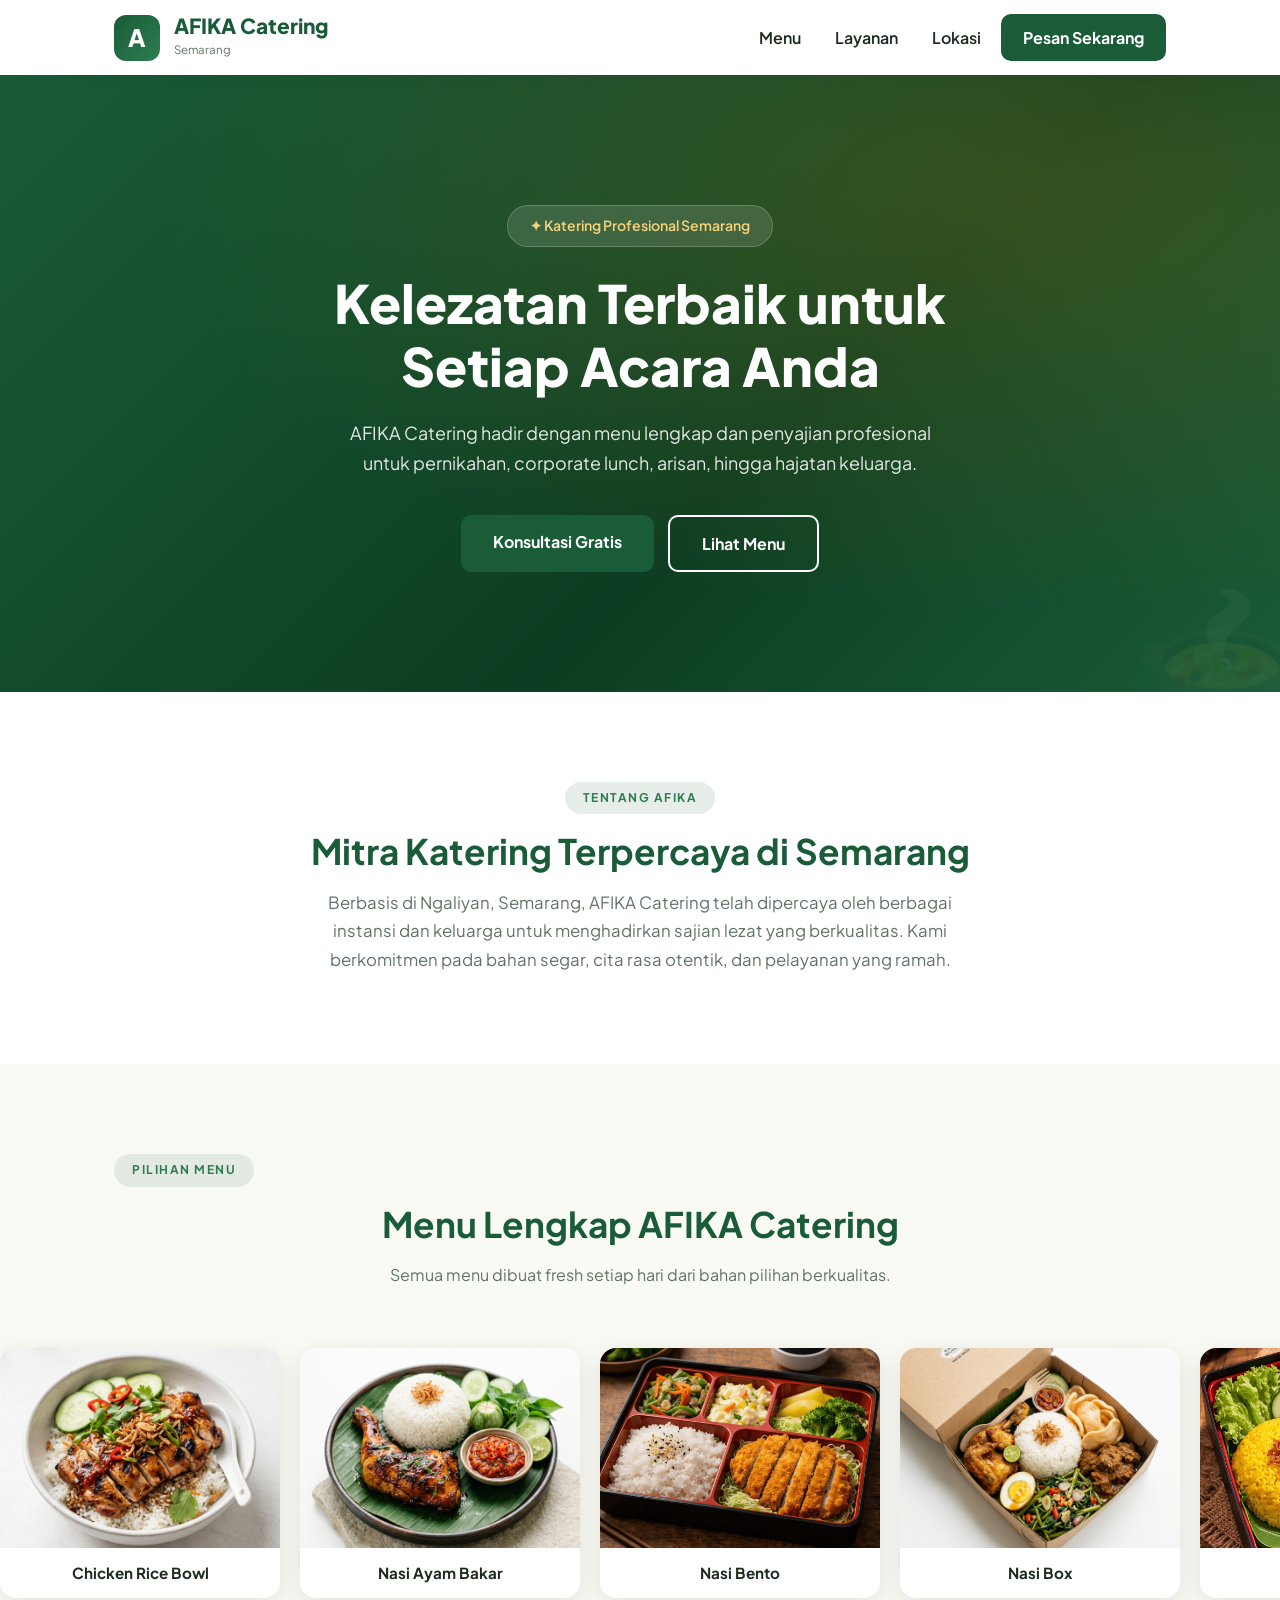
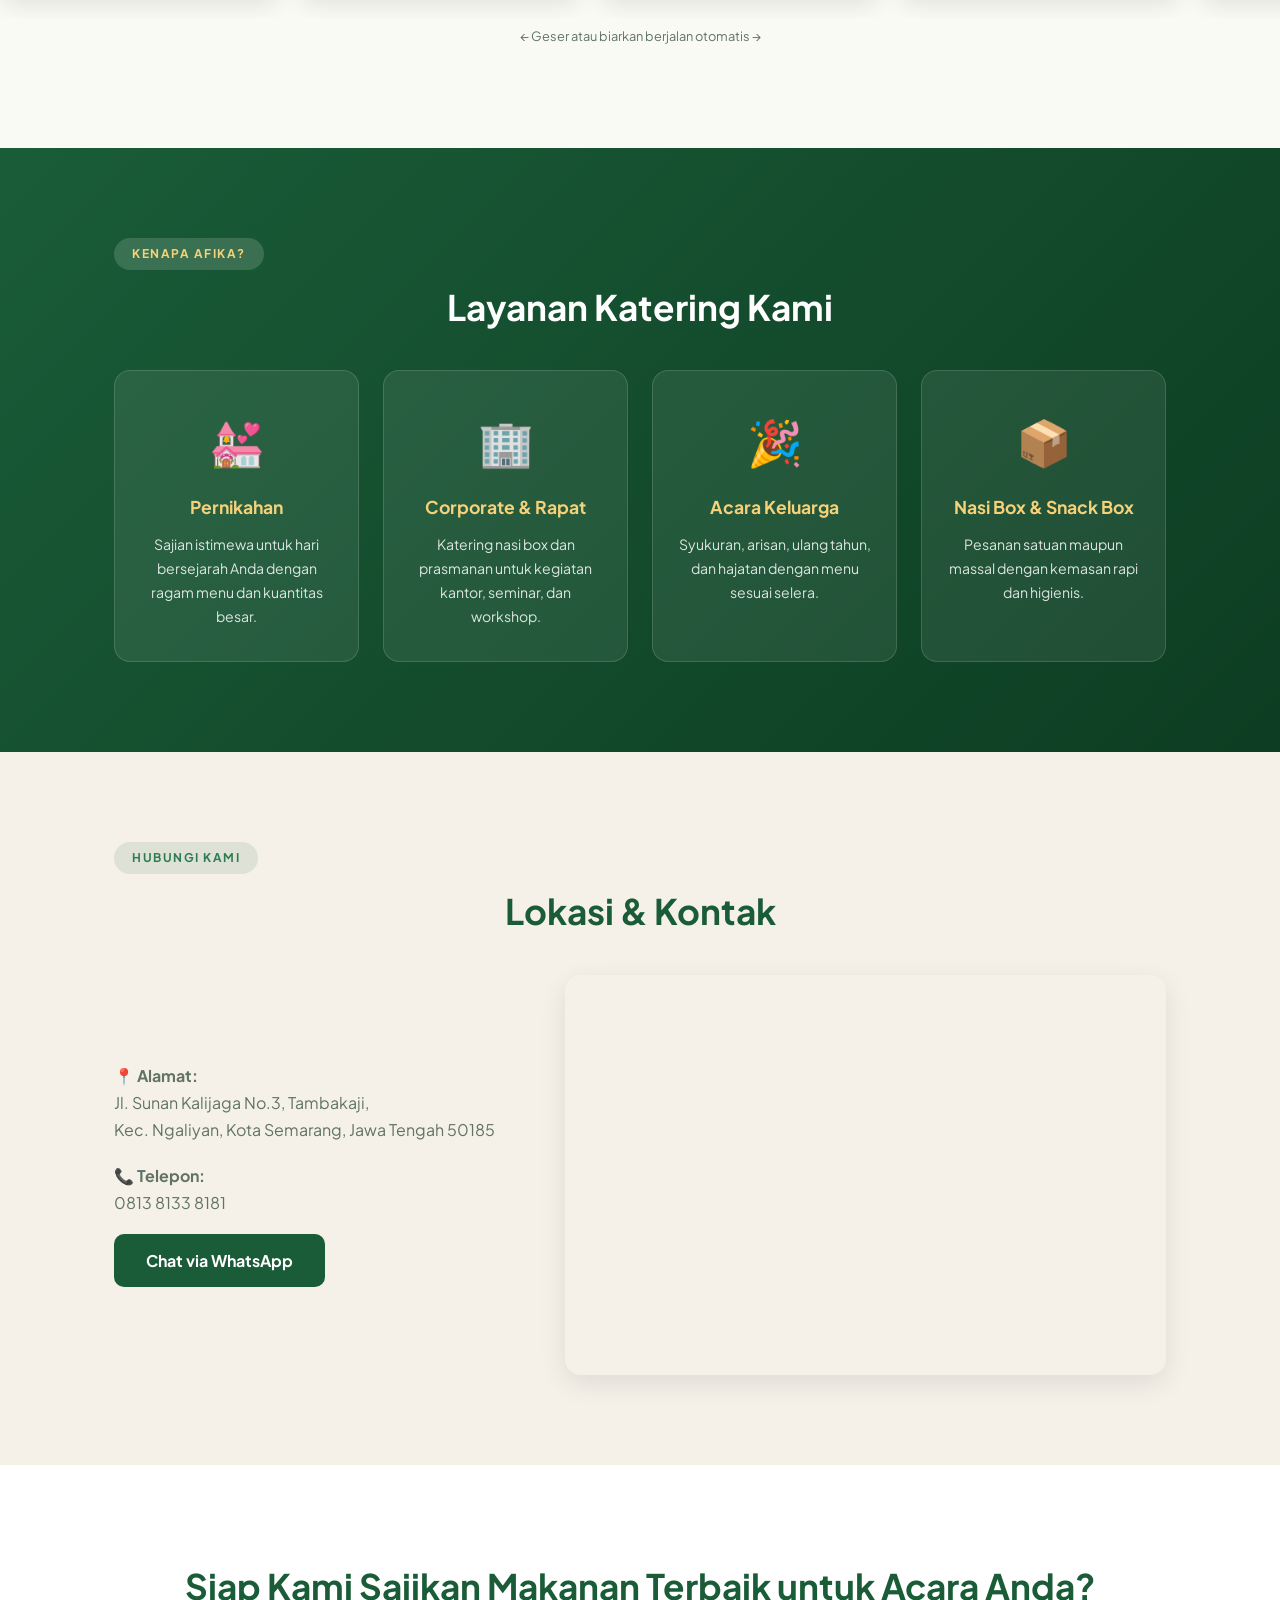
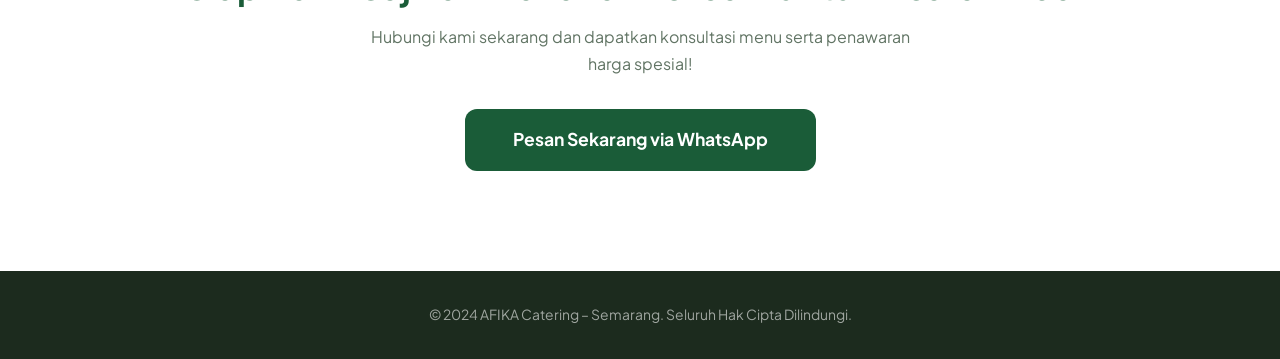
<file: AfikaCatering/index.html>
<!DOCTYPE html>
<html lang="id">
<head>
    <meta charset="UTF-8">
    <meta name="viewport" content="width=device-width, initial-scale=1.0">
    <title>AFIKA Catering - Katering Profesional di Semarang</title>
    <meta name="description" content="AFIKA Catering menyediakan jasa katering berkualitas di Semarang untuk berbagai acara. Menu lengkap: nasi box, nasi kuning, bakso, soto ayam, dan masih banyak lagi. Hubungi 081381338181.">
    <link rel="preconnect" href="https://fonts.googleapis.com">
    <link rel="preconnect" href="https://fonts.gstatic.com" crossorigin>
    <link href="https://fonts.googleapis.com/css2?family=Plus+Jakarta+Sans:wght@400;600;700;800&amp;display=swap" rel="stylesheet">
    <link rel="stylesheet" href="style.css">
    <script type="application/ld+json">
    {
      "@context": "https://schema.org",
      "@type": "FoodEstablishment",
      "name": "AFIKA Catering",
      "servesCuisine": "Indonesian",
      "address": {
        "@type": "PostalAddress",
        "streetAddress": "Jl. Sunan Kalijaga No.3, Tambakaji",
        "addressLocality": "Kota Semarang",
        "addressRegion": "Jawa Tengah",
        "postalCode": "50185",
        "addressCountry": "ID"
      },
      "telephone": "081381338181",
      "description": "Katering untuk pernikahan, corporate, arisan, dan hajatan di Semarang."
    }
    </script>
</head>
<body>

    <!-- Header -->
    <header>
        <div class="container container-flex">
            <div class="logo">
                <div class="logo-mark">A</div>
                <div>
                    <span class="logo-name">AFIKA Catering</span>
                    <span class="logo-sub">Semarang</span>
                </div>
            </div>
            <nav>
                <a href="#menu">Menu</a>
                <a href="#layanan">Layanan</a>
                <a href="#lokasi">Lokasi</a>
                <a href="https://wa.me/6281381338181" class="btn-nav">Pesan Sekarang</a>
            </nav>
        </div>
    </header>

    <!-- Hero -->
    <section class="hero">
        <div class="hero-deco">🍲</div>
        <div class="container text-center animate-up">
            <div class="hero-chip">✦ Katering Profesional Semarang</div>
            <h1>Kelezatan Terbaik untuk Setiap Acara Anda</h1>
            <p>AFIKA Catering hadir dengan menu lengkap dan penyajian profesional untuk pernikahan, corporate lunch, arisan, hingga hajatan keluarga.</p>
            <div class="cta-row">
                <a href="https://wa.me/6281381338181?text=Halo%20AFIKA%20Catering,%20saya%20ingin%20tanya%20paket%20katering." class="btn btn-primary">Konsultasi Gratis</a>
                <a href="#menu" class="btn btn-ghost">Lihat Menu</a>
            </div>
        </div>
    </section>

    <!-- About -->
    <section class="about">
        <div class="container text-center">
            <div class="section-badge">Tentang AFIKA</div>
            <h2>Mitra Katering Terpercaya di Semarang</h2>
            <p>Berbasis di Ngaliyan, Semarang, AFIKA Catering telah dipercaya oleh berbagai instansi dan keluarga untuk menghadirkan sajian lezat yang berkualitas. Kami berkomitmen pada bahan segar, cita rasa otentik, dan pelayanan yang ramah.</p>
        </div>
    </section>

    <!-- Menu -->
    <section id="menu" class="menu-sec">
        <div class="container">
            <div class="section-badge text-center">Pilihan Menu</div>
            <h2 class="text-center">Menu Lengkap AFIKA Catering</h2>
            <p class="menu-sub text-center">Semua menu dibuat fresh setiap hari dari bahan pilihan berkualitas.</p>
        </div>

        <!-- Carousel track (no-container for full-width) -->
        <div class="carousel-wrap">
            <div class="carousel-track" id="carouselTrack">
                <!-- Original set -->
                <div class="carousel-item">
                    <img src="menu-chicken-rice-bowl.png" alt="Chicken Rice Bowl">
                    <div class="carousel-label">Chicken Rice Bowl</div>
                </div>
                <div class="carousel-item">
                    <img src="menu-nasi-ayam-bakar.png" alt="Nasi Ayam Bakar">
                    <div class="carousel-label">Nasi Ayam Bakar</div>
                </div>
                <div class="carousel-item">
                    <img src="menu-nasi-bento.png" alt="Nasi Bento">
                    <div class="carousel-label">Nasi Bento</div>
                </div>
                <div class="carousel-item">
                    <img src="menu-nasi-box.png" alt="Nasi Box">
                    <div class="carousel-label">Nasi Box</div>
                </div>
                <div class="carousel-item">
                    <img src="menu-nasi-kuning.png" alt="Nasi Kuning">
                    <div class="carousel-label">Nasi Kuning</div>
                </div>
                <div class="carousel-item">
                    <img src="menu-bakso.png" alt="Bakso">
                    <div class="carousel-label">Bakso</div>
                </div>
                <div class="carousel-item">
                    <img src="menu-soto-ayam.png" alt="Soto Ayam">
                    <div class="carousel-label">Soto Ayam</div>
                </div>
                <div class="carousel-item">
                    <img src="menu-pudding.png" alt="Pudding">
                    <div class="carousel-label">Pudding</div>
                </div>
                <div class="carousel-item">
                    <img src="menu-es-cendol-es teh-es matcha.png" alt="Es Cendol, Teh &amp; Matcha">
                    <div class="carousel-label">Es Cendol &amp; Minuman</div>
                </div>
                <!-- Duplicate set for seamless loop -->
                <div class="carousel-item" aria-hidden="true">
                    <img src="menu-chicken-rice-bowl.png" alt="">
                    <div class="carousel-label">Chicken Rice Bowl</div>
                </div>
                <div class="carousel-item" aria-hidden="true">
                    <img src="menu-nasi-ayam-bakar.png" alt="">
                    <div class="carousel-label">Nasi Ayam Bakar</div>
                </div>
                <div class="carousel-item" aria-hidden="true">
                    <img src="menu-nasi-bento.png" alt="">
                    <div class="carousel-label">Nasi Bento</div>
                </div>
                <div class="carousel-item" aria-hidden="true">
                    <img src="menu-nasi-box.png" alt="">
                    <div class="carousel-label">Nasi Box</div>
                </div>
                <div class="carousel-item" aria-hidden="true">
                    <img src="menu-nasi-kuning.png" alt="">
                    <div class="carousel-label">Nasi Kuning</div>
                </div>
                <div class="carousel-item" aria-hidden="true">
                    <img src="menu-bakso.png" alt="">
                    <div class="carousel-label">Bakso</div>
                </div>
                <div class="carousel-item" aria-hidden="true">
                    <img src="menu-soto-ayam.png" alt="">
                    <div class="carousel-label">Soto Ayam</div>
                </div>
                <div class="carousel-item" aria-hidden="true">
                    <img src="menu-pudding.png" alt="">
                    <div class="carousel-label">Pudding</div>
                </div>
                <div class="carousel-item" aria-hidden="true">
                    <img src="menu-es-cendol-es teh-es matcha.png" alt="">
                    <div class="carousel-label">Es Cendol &amp; Minuman</div>
                </div>
            </div>
        </div>

        <div class="carousel-hint text-center">← Geser atau biarkan berjalan otomatis →</div>
    </section>



    <!-- Layanan -->
    <section id="layanan" class="layanan">
        <div class="container">
            <div class="section-badge text-center">Kenapa AFIKA?</div>
            <h2 class="text-center">Layanan Katering Kami</h2>
            <div class="layanan-grid">
                <div class="l-card">
                    <div class="l-icon">💒</div>
                    <h3>Pernikahan</h3>
                    <p>Sajian istimewa untuk hari bersejarah Anda dengan ragam menu dan kuantitas besar.</p>
                </div>
                <div class="l-card">
                    <div class="l-icon">🏢</div>
                    <h3>Corporate &amp; Rapat</h3>
                    <p>Katering nasi box dan prasmanan untuk kegiatan kantor, seminar, dan workshop.</p>
                </div>
                <div class="l-card">
                    <div class="l-icon">🎉</div>
                    <h3>Acara Keluarga</h3>
                    <p>Syukuran, arisan, ulang tahun, dan hajatan dengan menu sesuai selera.</p>
                </div>
                <div class="l-card">
                    <div class="l-icon">📦</div>
                    <h3>Nasi Box &amp; Snack Box</h3>
                    <p>Pesanan satuan maupun massal dengan kemasan rapi dan higienis.</p>
                </div>
            </div>
        </div>
    </section>

    <!-- Lokasi -->
    <section id="lokasi" class="lokasi">
        <div class="container">
            <div class="section-badge text-center">Hubungi Kami</div>
            <h2 class="text-center">Lokasi &amp; Kontak</h2>
            <div class="lokasi-grid">
                <div class="lokasi-info">
                    <p><strong>📍 Alamat:</strong><br>
                    Jl. Sunan Kalijaga No.3, Tambakaji,<br>Kec. Ngaliyan, Kota Semarang, Jawa Tengah 50185</p>
                    <p><strong>📞 Telepon:</strong><br>0813 8133 8181</p>
                    <a href="https://wa.me/6281381338181?text=Halo%20AFIKA%20Catering,%20saya%20ingin%20pesan%20katering." class="btn btn-primary">Chat via WhatsApp</a>
                </div>
                <div class="map-box">
                    <iframe src="https://www.google.com/maps/embed?pb=!1m18!1m12!1m3!1d126723.50081158643!2d110.2290933931641!3d-6.996395586984374!2m3!1f0!2f0!3f0!3m2!1i1024!2i768!4f13.1!3m3!1m2!1s0x2e708b4683748001%3A0x3af605450f55f5c9!2sAFIKA%20CATERING!5e0!3m2!1sen!2sid!4v1773472792908!5m2!1sen!2sid" height="400" title="Lokasi AFIKA Catering Semarang" allowfullscreen="" loading="lazy" referrerpolicy="no-referrer-when-downgrade"></iframe>
                </div>
            </div>
        </div>
    </section>

    <!-- CTA -->
    <section class="cta-final">
        <div class="container text-center">
            <h2>Siap Kami Sajikan Makanan Terbaik untuk Acara Anda?</h2>
            <p>Hubungi kami sekarang dan dapatkan konsultasi menu serta penawaran harga spesial!</p>
            <a href="https://wa.me/6281381338181?text=Halo%20AFIKA%20Catering,%20saya%20ingin%20konsultasi%20paket%20katering." class="btn btn-primary btn-lg">Pesan Sekarang via WhatsApp</a>
        </div>
    </section>

    <!-- Footer -->
    <footer>
        <div class="container text-center">
            <p>&copy; 2024 AFIKA Catering – Semarang. Seluruh Hak Cipta Dilindungi.</p>
        </div>
    </footer>

</body>
</html>
</file>
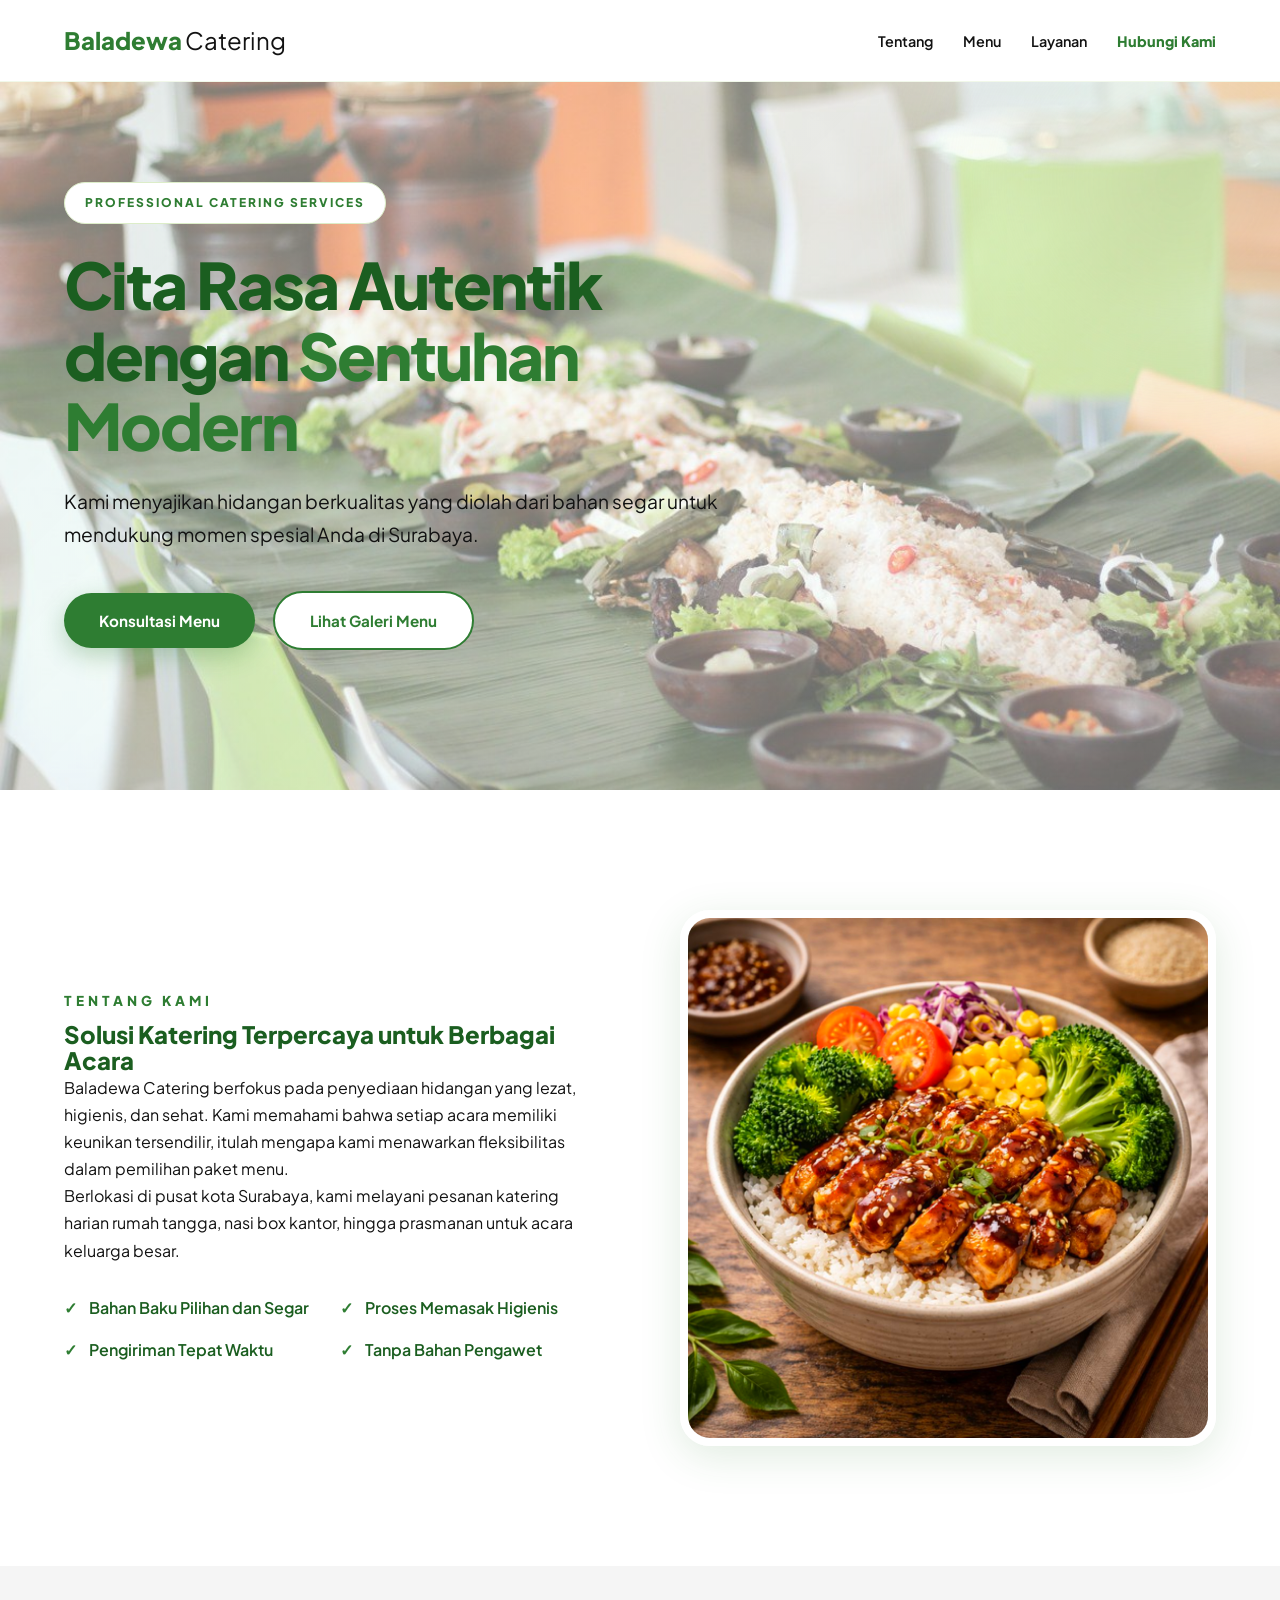
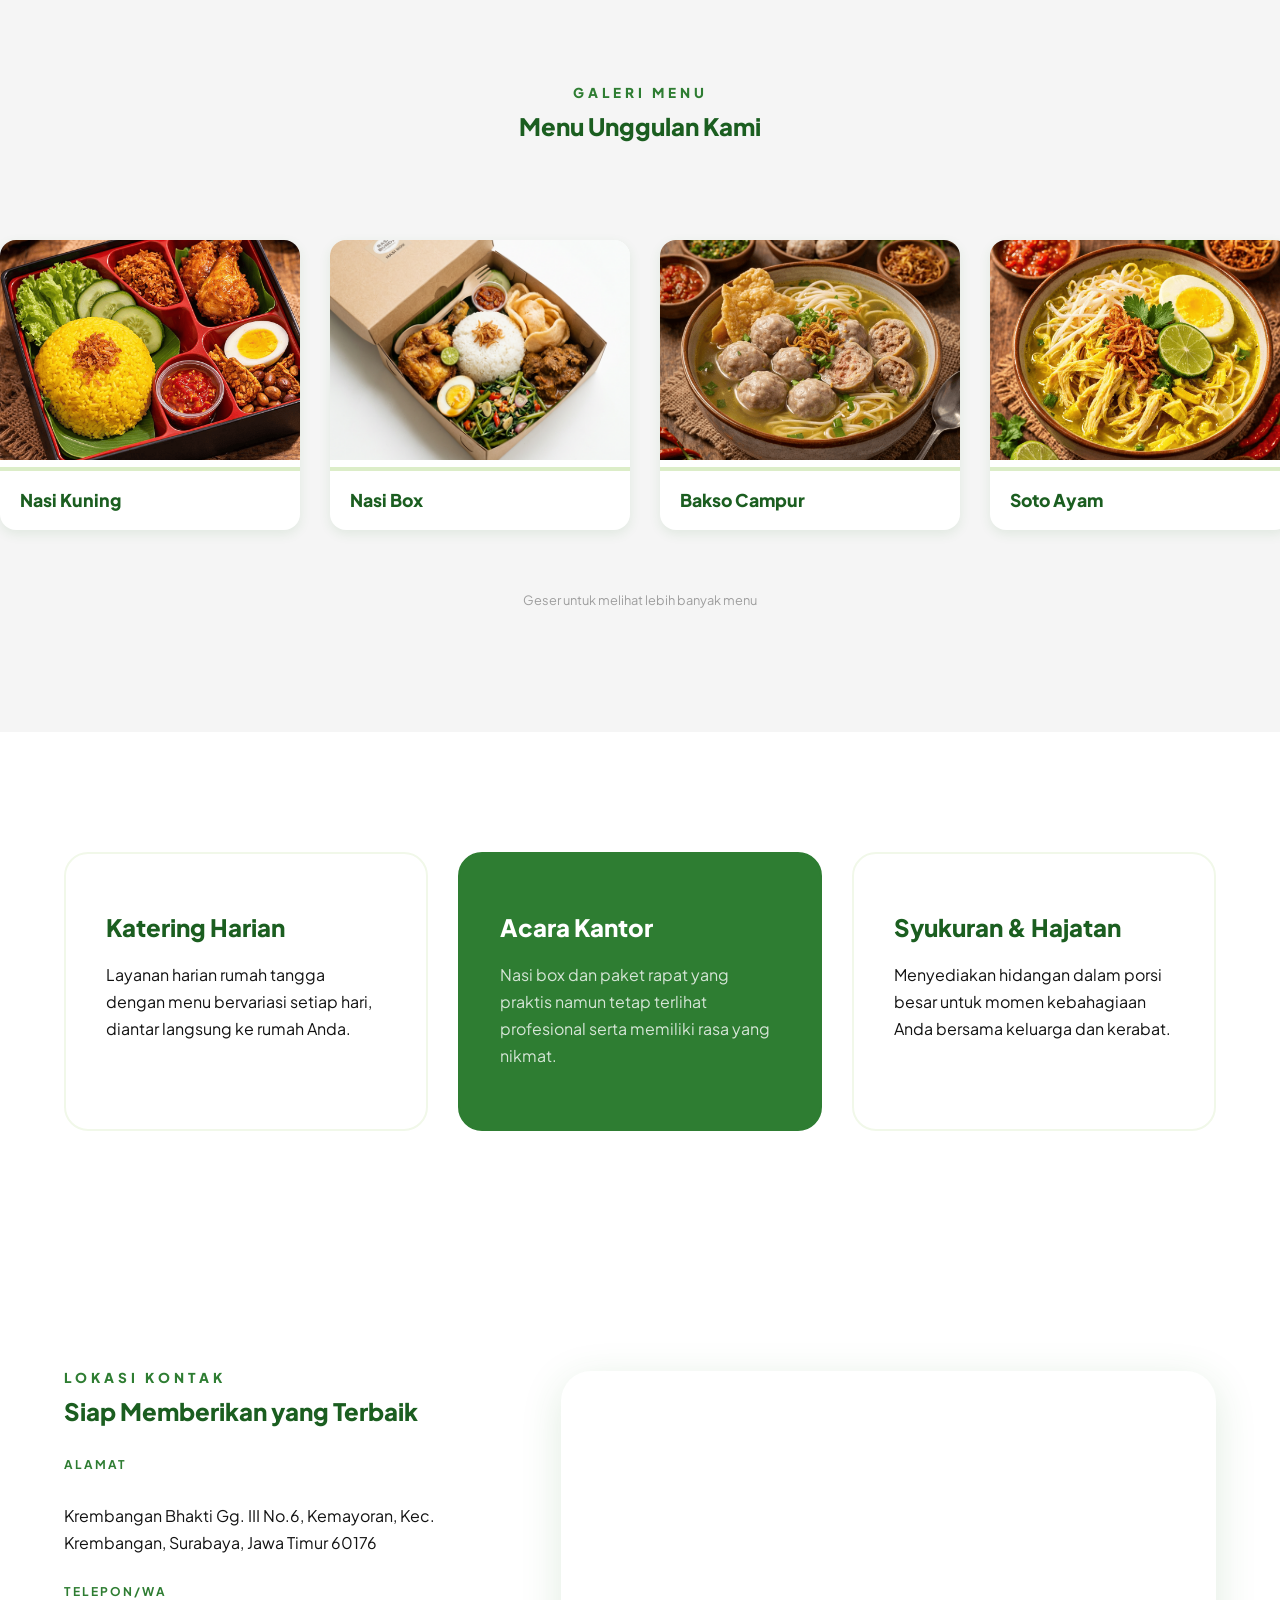
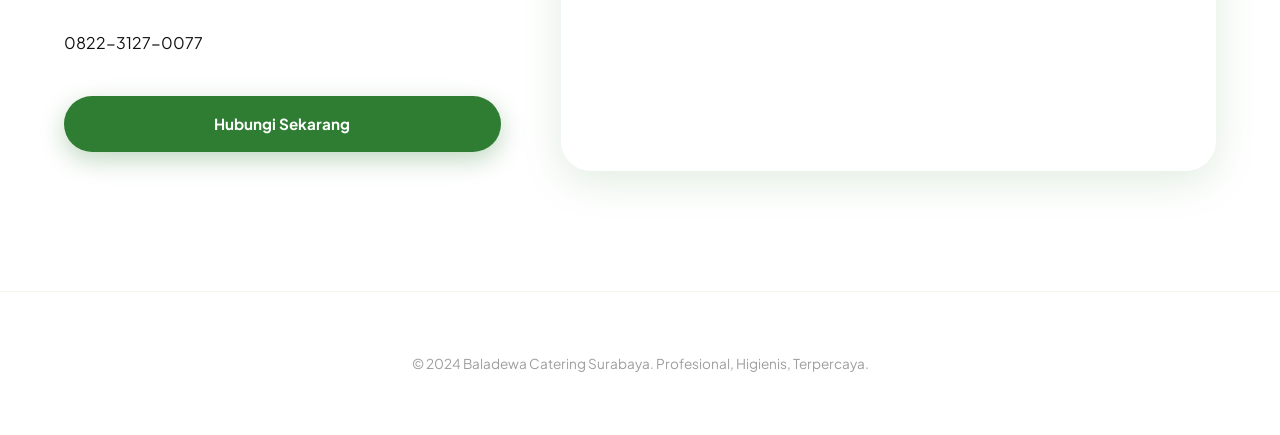
<file: BaladewaCatering/index.html>
<!DOCTYPE html>
<html lang="id">
<head>
    <meta charset="UTF-8">
    <meta name="viewport" content="width=device-width, initial-scale=1.0">
    <title>Baladewa Catering - Katering Modern &amp; Elegan Surabaya</title>
    <meta name="description" content="Baladewa Catering Surabaya menghadirkan hidangan harian, nasi bakar, dan paket katering eksklusif dengan cita rasa autentik dan penyajian modern. Hubungi 082231270077.">
    <!-- Google Fonts -->
    <link rel="preconnect" href="https://fonts.googleapis.com">
    <link rel="preconnect" href="https://fonts.gstatic.com" crossorigin>
    <link href="https://fonts.googleapis.com/css2?family=Plus+Jakarta+Sans:ital,wght@0,200..800;1,200..800&display=swap" rel="stylesheet">
    <link rel="stylesheet" href="style.css">
    <!-- Structured Data -->
    <script type="application/ld+json">
    {
      "@context": "https://schema.org",
      "@type": "FoodEstablishment",
      "name": "Baladewa Catering",
      "address": {
        "@type": "PostalAddress",
        "streetAddress": "Krembangan Bhakti Gg. III No.6, Kemayoran",
        "addressLocality": "Surabaya",
        "addressRegion": "Jawa Timur",
        "postalCode": "60176",
        "addressCountry": "ID"
      },
      "telephone": "082231270077",
      "servesCuisine": "Indonesian",
      "description": "Layanan katering harian dan nasi bakar angkringan dengan standar kualitas tinggi di Surabaya."
    }
    </script>
</head>
<body>

    <!-- Header -->
    <header>
        <div class="container navbar">
            <div class="logo">
                <span class="logo-main">Baladewa</span>
                <span class="logo-sub">Catering</span>
            </div>
            <nav>
                <ul>
                    <li><a href="#tentang">Tentang</a></li>
                    <li><a href="#menu">Menu</a></li>
                    <li><a href="#layanan">Layanan</a></li>
                    <li><a href="#lokasi" class="nav-cta">Hubungi Kami</a></li>
                </ul>
            </nav>
        </div>
    </header>

    <!-- Hero -->
    <section class="hero">
        <div class="container flex-hero">
            <div class="hero-content animate-fade-in">
                <div class="badge">Professional Catering Services</div>
                <h1>Cita Rasa Autentik dengan <span class="text-green">Sentuhan Modern</span></h1>
                <p>Kami menyajikan hidangan berkualitas yang diolah dari bahan segar untuk mendukung momen spesial Anda di Surabaya.</p>
                <div class="btn-group">
                    <a href="https://wa.me/6282231270077" class="btn btn-primary">Konsultasi Menu</a>
                    <a href="#menu" class="btn btn-secondary">Lihat Galeri Menu</a>
                </div>
            </div>
        </div>
        <div class="hero-shape"></div>
    </section>

    <!-- Tentang -->
    <section id="tentang" class="about">
        <div class="container grid-2 align-center">
            <div class="about-text">
                <h3 class="section-subtitle">Tentang Kami</h3>
                <h2>Solusi Katering Terpercaya untuk Berbagai Acara</h2>
                <p>Baladewa Catering berfokus pada penyediaan hidangan yang lezat, higienis, dan sehat. Kami memahami bahwa setiap acara memiliki keunikan tersendilir, itulah mengapa kami menawarkan fleksibilitas dalam pemilihan paket menu.</p>
                <p>Berlokasi di pusat kota Surabaya, kami melayani pesanan katering harian rumah tangga, nasi box kantor, hingga prasmanan untuk acara keluarga besar.</p>
                <ul class="feature-list">
                    <li>Bahan Baku Pilihan dan Segar</li>
                    <li>Proses Memasak Higienis</li>
                    <li>Pengiriman Tepat Waktu</li>
                    <li>Tanpa Bahan Pengawet</li>
                </ul>
            </div>
            <div class="about-visual">
                <div class="img-wrapper">
                    <img src="menu-nasi-saus-ayam.png" alt="Sajian Baladewa Catering">
                </div>
            </div>
        </div>
    </section>

    <!-- Carousel Menu -->
    <section id="menu" class="carousel-section">
        <div class="container text-center mb-60">
            <h3 class="section-subtitle">Galeri Menu</h3>
            <h2>Menu Unggulan Kami</h2>
        </div>

        <div class="carousel-container">
            <div class="carousel-track">
                <!-- Set 1 -->
                <div class="menu-item">
                    <img src="menu-nasi-kuning.png" alt="Nasi Kuning">
                    <div class="item-info"><h4>Nasi Kuning</h4></div>
                </div>
                <div class="menu-item">
                    <img src="menu-nasi-box.png" alt="Nasi Box">
                    <div class="item-info"><h4>Nasi Box</h4></div>
                </div>
                <div class="menu-item">
                    <img src="menu-bakso.png" alt="Bakso">
                    <div class="item-info"><h4>Bakso Campur</h4></div>
                </div>
                <div class="menu-item">
                    <img src="menu-soto-ayam.png" alt="Soto Ayam">
                    <div class="item-info"><h4>Soto Ayam</h4></div>
                </div>
                <div class="menu-item">
                    <img src="menu-dimsum.png" alt="Dimsum">
                    <div class="item-info"><h4>Dimsum</h4></div>
                </div>
                <div class="menu-item">
                    <img src="menu-chicken-rice-bowl.png" alt="Rice Bowl">
                    <div class="item-info"><h4>Rice Bowl</h4></div>
                </div>
                <div class="menu-item">
                    <img src="menu-beef-blackpeper.png" alt="Beef Black Pepper">
                    <div class="item-info"><h4>Beef Black Pepper</h4></div>
                </div>
                <div class="menu-item">
                    <img src="menu-sate-ayam.png" alt="Sate Ayam">
                    <div class="item-info"><h4>Sate Ayam</h4></div>
                </div>
                <div class="menu-item">
                    <img src="menu-pudding.png" alt="Pudding">
                    <div class="item-info"><h4>Pudding</h4></div>
                </div>
                <div class="menu-item">
                    <img src="menu-es-cendol-es teh-es matcha.png" alt="Minuman">
                    <div class="item-info"><h4>Minuman Segar</h4></div>
                </div>
                <!-- Set 2 (Duplicate) -->
                <div class="menu-item" aria-hidden="true">
                    <img src="menu-nasi-kuning.png" alt="">
                    <div class="item-info"><h4>Nasi Kuning</h4></div>
                </div>
                <div class="menu-item" aria-hidden="true">
                    <img src="menu-nasi-box.png" alt="">
                    <div class="item-info"><h4>Nasi Box</h4></div>
                </div>
                <div class="menu-item" aria-hidden="true">
                    <img src="menu-bakso.png" alt="">
                    <div class="item-info"><h4>Bakso Campur</h4></div>
                </div>
                <div class="menu-item" aria-hidden="true">
                    <img src="menu-soto-ayam.png" alt="">
                    <div class="item-info"><h4>Soto Ayam</h4></div>
                </div>
            </div>
        </div>
        <p class="carousel-hint">Geser untuk melihat lebih banyak menu</p>
    </section>

    <!-- Layanan -->
    <section id="layanan" class="services">
        <div class="container side-grid">
            <div class="service-card">
                <h3>Katering Harian</h3>
                <p>Layanan harian rumah tangga dengan menu bervariasi setiap hari, diantar langsung ke rumah Anda.</p>
            </div>
            <div class="service-card active">
                <h3>Acara Kantor</h3>
                <p>Nasi box dan paket rapat yang praktis namun tetap terlihat profesional serta memiliki rasa yang nikmat.</p>
            </div>
            <div class="service-card">
                <h3>Syukuran &amp; Hajatan</h3>
                <p>Menyediakan hidangan dalam porsi besar untuk momen kebahagiaan Anda bersama keluarga dan kerabat.</p>
            </div>
        </div>
    </section>

    <!-- Lokasi -->
    <section id="lokasi" class="location">
        <div class="container grid-2-simple">
            <div class="info-block">
                <h3 class="section-subtitle">Lokasi Kontak</h3>
                <h2>Siap Memberikan yang Terbaik</h2>
                <div class="contact-details">
                    <p class="addr"><strong>Alamat</strong><br>Krembangan Bhakti Gg. III No.6, Kemayoran, Kec. Krembangan, Surabaya, Jawa Timur 60176</p>
                    <p class="phone"><strong>Telepon/WA</strong><br>0822-3127-0077</p>
                </div>
                <a href="https://wa.me/6282231270077?text=Halo%20Baladewa%20Catering,%20saya%20tertarik%20dengan%20layanan%20Anda." class="btn btn-primary btn-full text-center">Hubungi Sekarang</a>
            </div>
            <div class="map-container">
                <iframe src="https://www.google.com/maps/embed?pb=!1m18!1m12!1m3!1d63328.87280089074!2d112.6570746216797!3d-7.234618599999998!2m3!1f0!2f0!3f0!3m2!1i1024!2i768!4f13.1!3m3!1m2!1s0x2dd7f925a680c711%3A0xcb3cdaca5d8269cc!2sCatering%20Harian%20surabaya%20%7C%20Nasi%20Bakar%20Angkringan%20Baladewa%20Catering!5e0!3m2!1sen!2sid!4v1773475397232!5m2!1sen!2sid" width="600" height="400" title="Peta Lokasi Baladewa Catering Surabaya" allowfullscreen="" loading="lazy" referrerpolicy="no-referrer-when-downgrade"></iframe>
            </div>
        </div>
    </section>

    <!-- Footer -->
    <footer>
        <div class="container text-center">
            <p>&copy; 2024 Baladewa Catering Surabaya. Profesional, Higienis, Terpercaya.</p>
        </div>
    </footer>

</body>
</html>
</file>
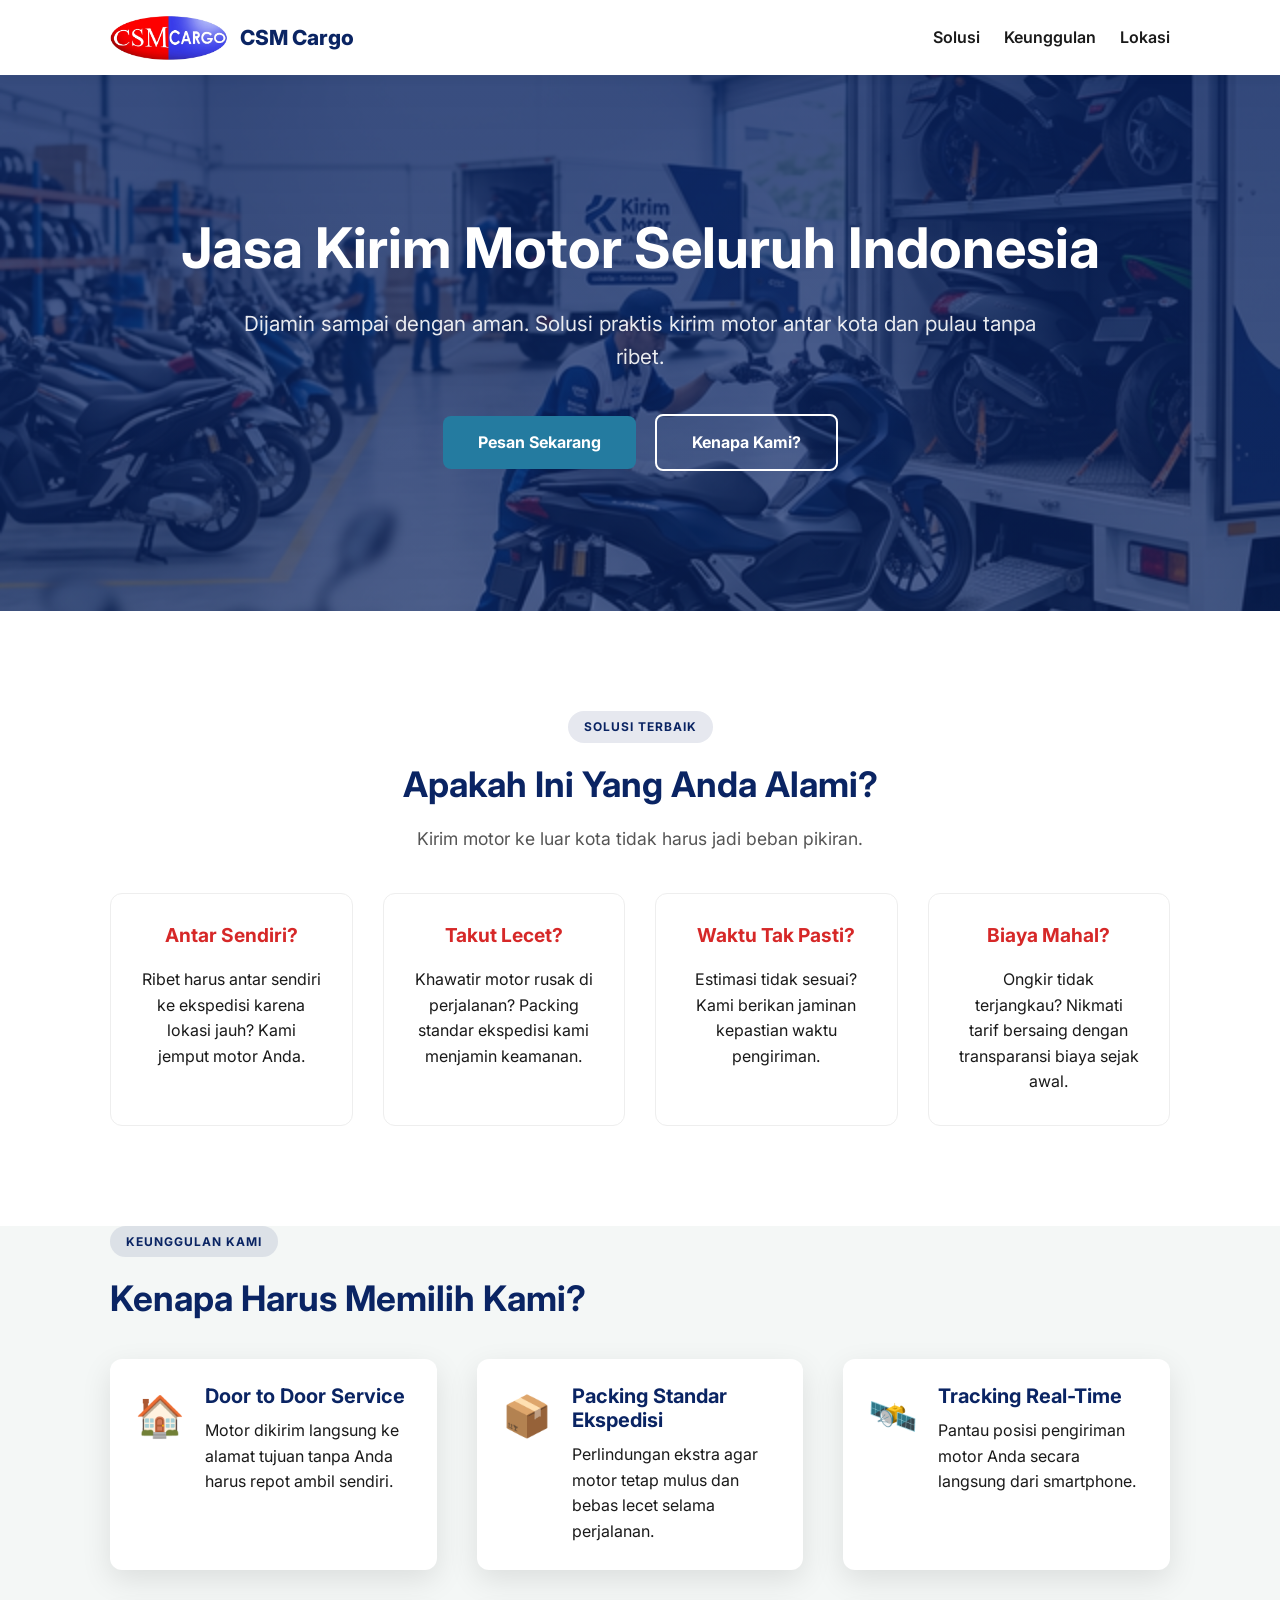
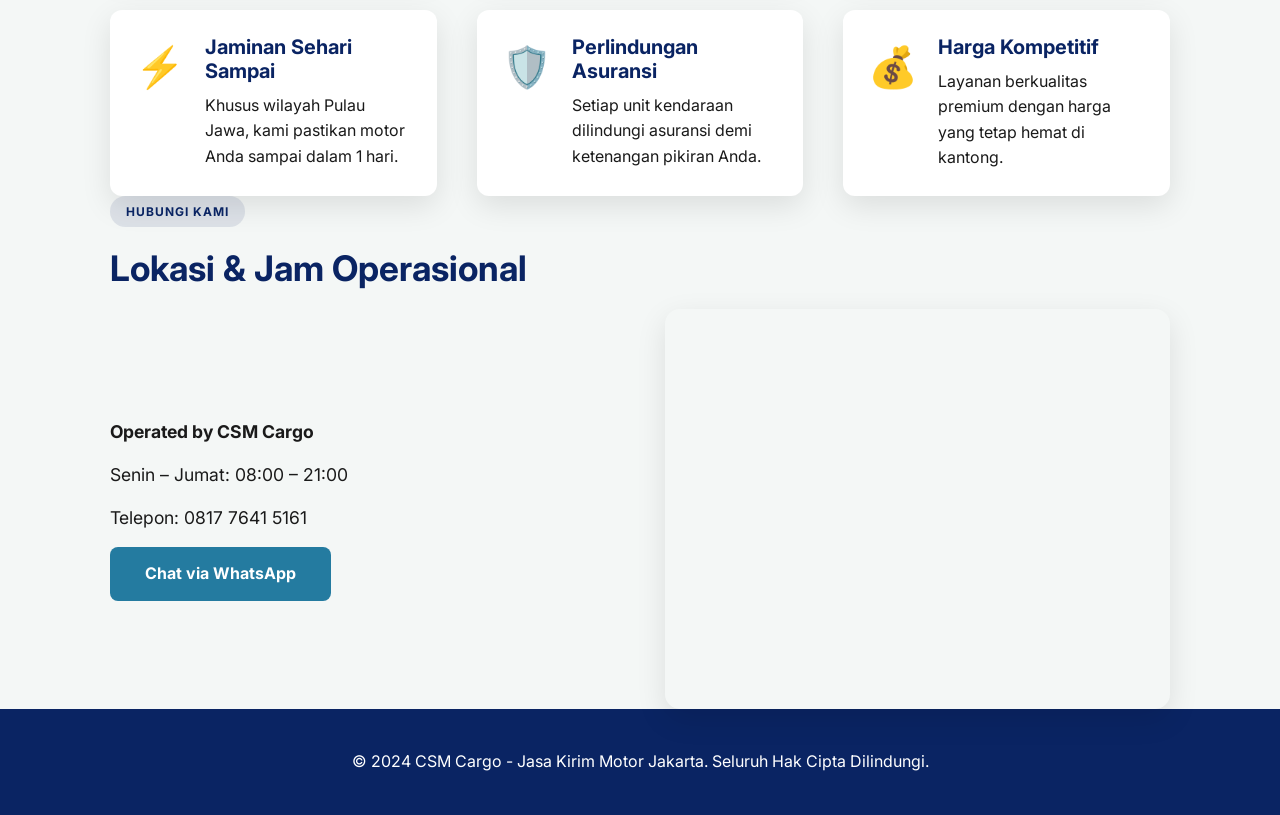
<file: CSM/index.html>
<!DOCTYPE html>
<html lang="id">
<head>
    <meta charset="UTF-8">
    <meta name="viewport" content="width=device-width, initial-scale=1.0">
    <title>CSM Cargo - Jasa Kirim Motor Terpercaya Seluruh Indonesia</title>
    <meta name="description" content="CSM Cargo melayani kirim motor seluruh Indonesia dengan jaminan aman, sehari sampai di Pulau Jawa, dan perlindungan asuransi penuh. Hubungi 081776415161.">
    <!-- Google Fonts -->
    <link rel="preconnect" href="https://fonts.googleapis.com">
    <link rel="preconnect" href="https://fonts.gstatic.com" crossorigin>
    <link href="https://fonts.googleapis.com/css2?family=Inter:wght@400;600;700&display=swap" rel="stylesheet">
    
    <!-- CSS -->
    <link rel="stylesheet" href="style.css">

    <!-- Schema Markup -->
    <script type="application/ld+json">
    {
      "@context": "https://schema.org",
      "@type": "LocalBusiness",
      "name": "CSM Cargo",
      "address": {
        "@type": "PostalAddress",
        "streetAddress": "Jl. Bangka II No.32, RT.9/RW.1, Pela Mampang, Kec. Mampang Prapatan",
        "addressLocality": "Kota Jakarta Selatan",
        "addressRegion": "DKI Jakarta",
        "postalCode": "12720",
        "addressCountry": "ID"
      },
      "telephone": "081776415161",
      "url": "https://kirimotorjakarta.com",
      "image": "https://kirimotorjakarta.com/logo.png",
      "openingHours": "Mo-Fr 08:00-21:00",
      "description": "Jasa kirim motor terpercaya ke seluruh Indonesia."
    }
    </script>
</head>
<body>

    <!-- Header -->
    <header>
        <div class="container container-flex">
            <div class="logo">
                <img src="logo.png" alt="CSM Cargo Logo">
                <span>CSM Cargo</span>
            </div>
            <nav>
                <a href="#solusi">Solusi</a>
                <a href="#keunggulan">Keunggulan</a>
                <a href="#lokasi">Lokasi</a>
            </nav>
        </div>
    </header>

    <!-- Hero Section -->
    <section class="hero animate-up">
        <div class="container text-center">
            <h1>Jasa Kirim Motor Seluruh Indonesia</h1>
            <p>Dijamin sampai dengan aman. Solusi praktis kirim motor antar kota dan pulau tanpa ribet.</p>
            <div class="cta-buttons">
                <a href="https://wa.me/6281776415161?text=Halo%20CSM%20Cargo,%20saya%20ingin%20tanya%20estimasi%20kirim%20motor." class="btn btn-primary">Pesan Sekarang</a>
                <a href="#keunggulan" class="btn btn-secondary">Kenapa Kami?</a>
            </div>
        </div>
    </section>

    <!-- Pain Points Section -->
    <section id="solusi" class="pain-points">
        <div class="container text-center">
            <div class="section-badge">SOLUSI TERBAIK</div>
            <h2>Apakah Ini Yang Anda Alami?</h2>
            <p class="section-desc">Kirim motor ke luar kota tidak harus jadi beban pikiran.</p>
            <div class="grid">
                <div class="card">
                    <h3>Antar Sendiri?</h3>
                    <p>Ribet harus antar sendiri ke ekspedisi karena lokasi jauh? Kami jemput motor Anda.</p>
                </div>
                <div class="card">
                    <h3>Takut Lecet?</h3>
                    <p>Khawatir motor rusak di perjalanan? Packing standar ekspedisi kami menjamin keamanan.</p>
                </div>
                <div class="card">
                    <h3>Waktu Tak Pasti?</h3>
                    <p>Estimasi tidak sesuai? Kami berikan jaminan kepastian waktu pengiriman.</p>
                </div>
                <div class="card">
                    <h3>Biaya Mahal?</h3>
                    <p>Ongkir tidak terjangkau? Nikmati tarif bersaing dengan transparansi biaya sejak awal.</p>
                </div>
            </div>
        </div>
    </section>

    <!-- Advantages Section -->
    <section id="keunggulan" class="advantages">
        <div class="container">
            <div class="section-badge">KEUNGGULAN KAMI</div>
            <h2>Kenapa Harus Memilih Kami?</h2>
            <div class="grid-advantages">
                <div class="advantage-item">
                    <div class="icon">🏠</div>
                    <div>
                        <h3>Door to Door Service</h3>
                        <p>Motor dikirim langsung ke alamat tujuan tanpa Anda harus repot ambil sendiri.</p>
                    </div>
                </div>
                <div class="advantage-item">
                    <div class="icon">📦</div>
                    <div>
                        <h3>Packing Standar Ekspedisi</h3>
                        <p>Perlindungan ekstra agar motor tetap mulus dan bebas lecet selama perjalanan.</p>
                    </div>
                </div>
                <div class="advantage-item">
                    <div class="icon">🛰️</div>
                    <div>
                        <h3>Tracking Real-Time</h3>
                        <p>Pantau posisi pengiriman motor Anda secara langsung dari smartphone.</p>
                    </div>
                </div>
                <div class="advantage-item">
                    <div class="icon">⚡</div>
                    <div>
                        <h3>Jaminan Sehari Sampai</h3>
                        <p>Khusus wilayah Pulau Jawa, kami pastikan motor Anda sampai dalam 1 hari.</p>
                    </div>
                </div>
                <div class="advantage-item">
                    <div class="icon">🛡️</div>
                    <div>
                        <h3>Perlindungan Asuransi</h3>
                        <p>Setiap unit kendaraan dilindungi asuransi demi ketenangan pikiran Anda.</p>
                    </div>
                </div>
                <div class="advantage-item">
                    <div class="icon">💰</div>
                    <div>
                        <h3>Harga Kompetitif</h3>
                        <p>Layanan berkualitas premium dengan harga yang tetap hemat di kantong.</p>
                    </div>
                </div>
            </div>
        </div>
    </section>

    <!-- Location Section -->
    <section id="lokasi" class="location">
        <div class="container">
            <div class="section-badge">HUBUNGI KAMI</div>
            <h2>Lokasi &amp; Jam Operasional</h2>
            <div class="grid-location">
                <div class="location-info">
                    <p><strong>Operated by CSM Cargo</strong></p>
                    <p>Senin – Jumat: 08:00 – 21:00</p>
                    <p>Telepon: 0817 7641 5161</p>
                    <a href="https://wa.me/6281776415161" class="btn btn-primary">Chat via WhatsApp</a>
                </div>
                <div class="map-container">
                    <iframe src="https://www.google.com/maps/embed?pb=!1m18!1m12!1m3!1d15865.555873992347!2d106.83517456054688!3d-6.212322048537965!2m3!1f0!2f0!3f0!3m2!1i1024!2i768!4f13.1!3m3!1m2!1s0x2e69f493902307bd%3A0xe74c02b249cda506!2sJasa%20Kirim%20Motor%20Jakarta%20%7C%20operated%20by%20CSM%20Cargo!5e0!3m2!1sen!2sid!4v1773384392563!5m2!1sen!2sid" height="400" title="Lokasi CSM Cargo" allowfullscreen="" loading="lazy" referrerpolicy="no-referrer-when-downgrade"></iframe>
                </div>
            </div>
        </div>
    </section>

    <!-- Footer -->
    <footer>
        <div class="container text-center">
            <p>&copy; 2024 CSM Cargo - Jasa Kirim Motor Jakarta. Seluruh Hak Cipta Dilindungi.</p>
        </div>
    </footer>

</body>
</html>
</file>
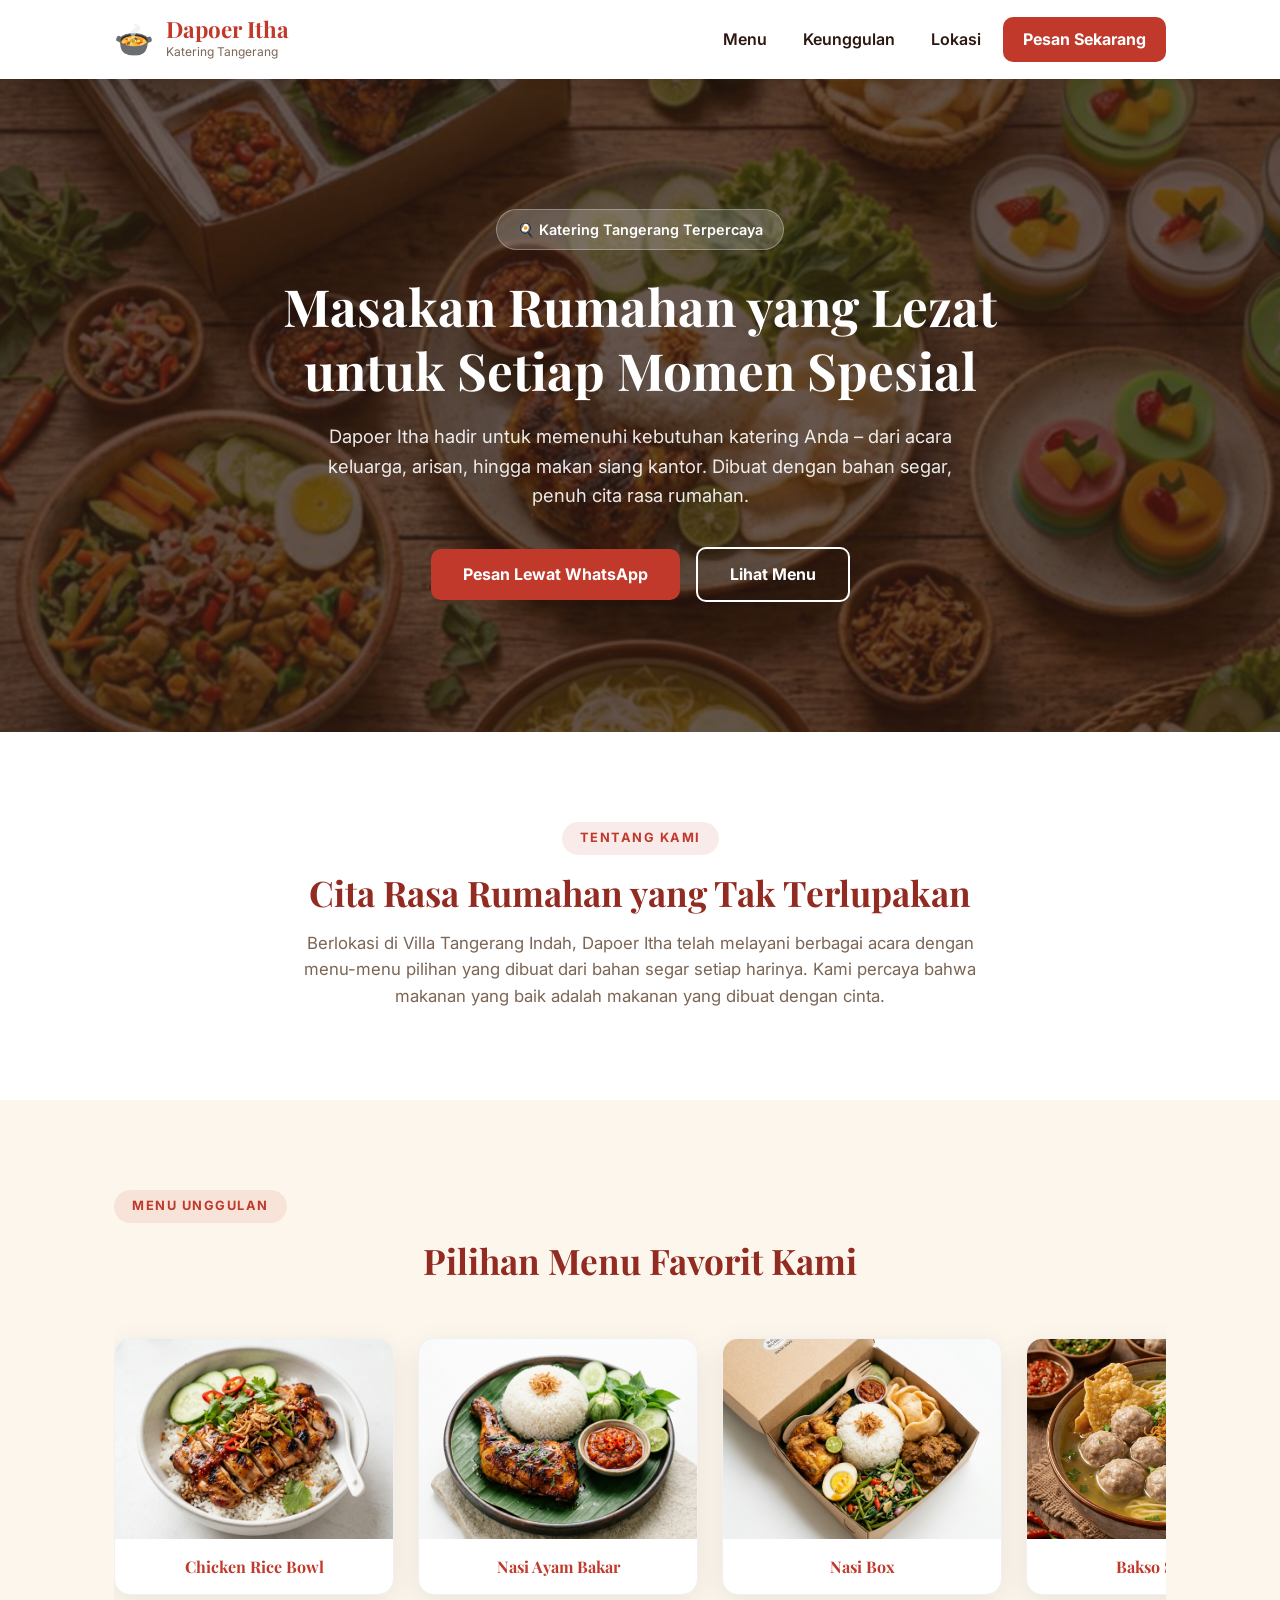
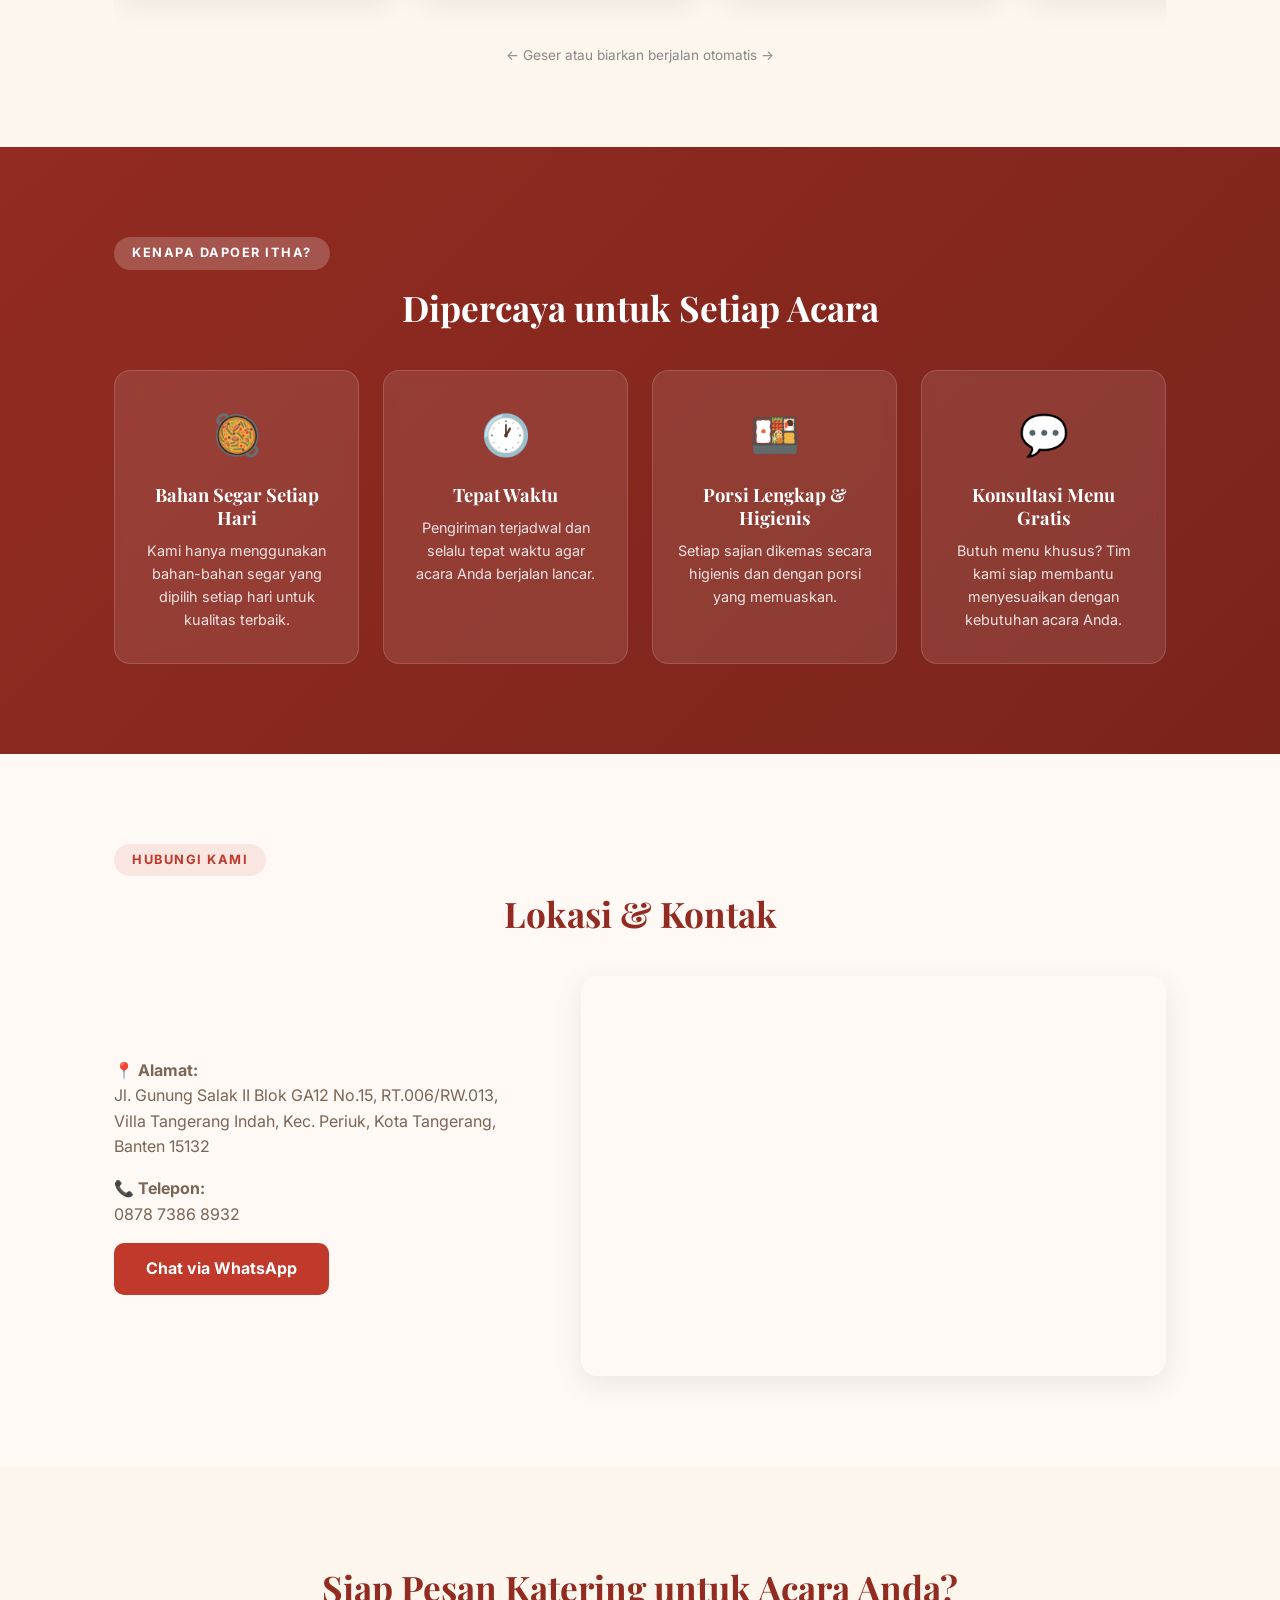
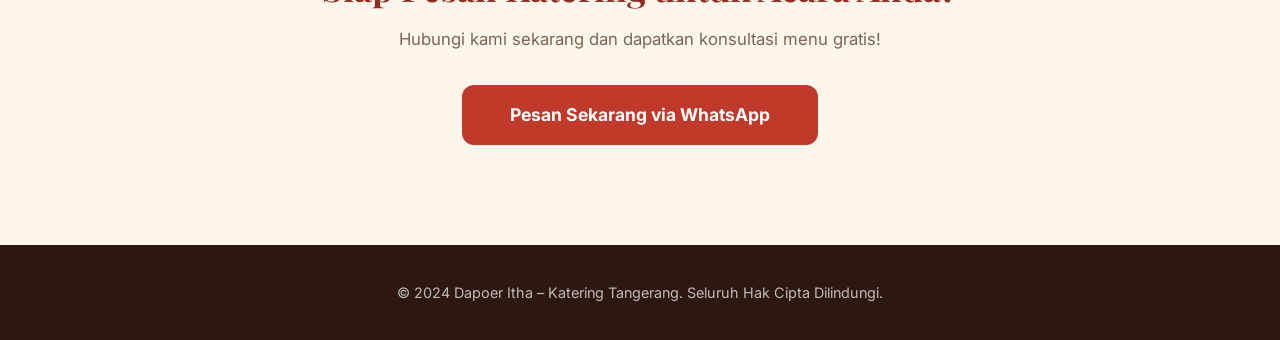
<file: DapoerItha/index.html>
<!DOCTYPE html>
<html lang="id">
<head>
    <meta charset="UTF-8">
    <meta name="viewport" content="width=device-width, initial-scale=1.0">
    <title>Dapoer Itha - Katering Lezat &amp; Terpercaya di Tangerang</title>
    <meta name="description" content="Dapoer Itha menyediakan katering nasi box, nasi ayam bakar, chicken rice bowl, pudding, dan soto ayam untuk acara keluarga, kantor, dan corporate di Tangerang. Pesan via WhatsApp!">
    <link rel="preconnect" href="https://fonts.googleapis.com">
    <link rel="preconnect" href="https://fonts.gstatic.com" crossorigin>
    <link href="https://fonts.googleapis.com/css2?family=Playfair+Display:wght@700&amp;family=Inter:wght@400;600;700&amp;display=swap" rel="stylesheet">
    <link rel="stylesheet" href="style.css">
    <script type="application/ld+json">
    {
      "@context": "https://schema.org",
      "@type": "FoodEstablishment",
      "name": "Dapoer Itha",
      "servesCuisine": "Indonesian",
      "address": {
        "@type": "PostalAddress",
        "streetAddress": "Jl. Gunung Salak II Blok GA12 No.15, RT.006/RW.013, Villa Tangerang Indah",
        "addressLocality": "Kota Tangerang",
        "addressRegion": "Banten",
        "postalCode": "15132",
        "addressCountry": "ID"
      },
      "telephone": "087873868932",
      "description": "Katering lezat dan terpercaya di Tangerang untuk berbagai acara.",
      "priceRange": "$$"
    }
    </script>
</head>
<body>

    <!-- Header -->
    <header>
        <div class="container container-flex">
            <div class="logo">
                <span class="logo-icon">🍲</span>
                <div>
                    <span class="logo-name">Dapoer Itha</span>
                    <span class="logo-tagline">Katering Tangerang</span>
                </div>
            </div>
            <nav>
                <a href="#menu">Menu</a>
                <a href="#keunggulan">Keunggulan</a>
                <a href="#lokasi">Lokasi</a>
                <a href="https://wa.me/6287873868932" class="btn btn-nav">Pesan Sekarang</a>
            </nav>
        </div>
    </header>

    <!-- Hero Section -->
    <section class="hero">
        <div class="container text-center animate-up">
            <div class="hero-badge">🍳 Katering Tangerang Terpercaya</div>
            <h1>Masakan Rumahan yang Lezat untuk Setiap Momen Spesial</h1>
            <p>Dapoer Itha hadir untuk memenuhi kebutuhan katering Anda – dari acara keluarga, arisan, hingga makan siang kantor. Dibuat dengan bahan segar, penuh cita rasa rumahan.</p>
            <div class="cta-buttons">
                <a href="https://wa.me/6287873868932?text=Halo%20Dapoer%20Itha,%20saya%20ingin%20pesan%20katering." class="btn btn-primary">
                    Pesan Lewat WhatsApp
                </a>
                <a href="#menu" class="btn btn-secondary">Lihat Menu</a>
            </div>
        </div>
    </section>

    <!-- About Section -->
    <section class="about">
        <div class="container text-center">
            <div class="section-badge">Tentang Kami</div>
            <h2>Cita Rasa Rumahan yang Tak Terlupakan</h2>
            <p>Berlokasi di Villa Tangerang Indah, Dapoer Itha telah melayani berbagai acara dengan menu-menu pilihan yang dibuat dari bahan segar setiap harinya. Kami percaya bahwa makanan yang baik adalah makanan yang dibuat dengan cinta.</p>
        </div>
    </section>

    <!-- Menu Section -->
    <section id="menu" class="menu-section">
        <div class="container">
            <div class="section-badge text-center">Menu Unggulan</div>
            <h2 class="text-center">Pilihan Menu Favorit Kami</h2>
            <div class="carousel-wrap">
                <div class="carousel-track">
                    <!-- Original Items -->
                    <div class="carousel-item">
                        <img src="menu-chicken-rice-bowl.png" alt="Chicken Rice Bowl">
                        <div class="carousel-label">Chicken Rice Bowl</div>
                    </div>
                    <div class="carousel-item">
                        <img src="menu-nasi-ayam-bakar.png" alt="Nasi Ayam Bakar">
                        <div class="carousel-label">Nasi Ayam Bakar</div>
                    </div>
                    <div class="carousel-item">
                        <img src="menu-nasi-box.png" alt="Nasi Box">
                        <div class="carousel-label">Nasi Box</div>
                    </div>
                    <div class="carousel-item">
                        <img src="menu-bakso.png" alt="Bakso">
                        <div class="carousel-label">Bakso Special</div>
                    </div>
                    <div class="carousel-item">
                        <img src="menu-beef-blackpeper.png" alt="Beef Black Pepper">
                        <div class="carousel-label">Beef Black Pepper</div>
                    </div>
                    <div class="carousel-item">
                        <img src="menu-dimsum.png" alt="Dimsum">
                        <div class="carousel-label">Dimsum</div>
                    </div>
                    <div class="carousel-item">
                        <img src="menu-nasi-bento.png" alt="Nasi Bento">
                        <div class="carousel-label">Nasi Bento</div>
                    </div>
                    <div class="carousel-item">
                        <img src="menu-nasi-kuning.png" alt="Nasi Kuning">
                        <div class="carousel-label">Nasi Kuning</div>
                    </div>
                    <div class="carousel-item">
                        <img src="menu-nasi-saus-ayam.png" alt="Nasi Saus Ayam">
                        <div class="carousel-label">Nasi Saus Ayam</div>
                    </div>
                    <div class="carousel-item">
                        <img src="menu-pudding.png" alt="Pudding">
                        <div class="carousel-label">Pudding</div>
                    </div>
                    <div class="carousel-item">
                        <img src="menu-sate-ayam.png" alt="Sate Ayam">
                        <div class="carousel-label">Sate Ayam</div>
                    </div>
                    <div class="carousel-item">
                        <img src="menu-sop-udang-giling.png" alt="Sop Udang Giling">
                        <div class="carousel-label">Sop Udang Giling</div>
                    </div>
                    <div class="carousel-item">
                        <img src="menu-soto-ayam.png" alt="Soto Ayam">
                        <div class="carousel-label">Soto Ayam</div>
                    </div>
                    <div class="carousel-item">
                        <img src="resep-pangsit-ayam-kuah_43.png" alt="Pangsit Ayam Kuah">
                        <div class="carousel-label">Pangsit Ayam Kuah</div>
                    </div>
                    <div class="carousel-item">
                        <img src="menu-es-cendol-es teh-es matcha.png" alt="Es Cendol & Minuman">
                        <div class="carousel-label">Es Cendol &amp; Minuman</div>
                    </div>
                    <!-- Duplicates for seamless looping -->
                    <div class="carousel-item" aria-hidden="true">
                        <img src="menu-chicken-rice-bowl.png" alt="">
                        <div class="carousel-label">Chicken Rice Bowl</div>
                    </div>
                    <div class="carousel-item" aria-hidden="true">
                        <img src="menu-nasi-ayam-bakar.png" alt="">
                        <div class="carousel-label">Nasi Ayam Bakar</div>
                    </div>
                    <div class="carousel-item" aria-hidden="true">
                        <img src="menu-nasi-box.png" alt="">
                        <div class="carousel-label">Nasi Box</div>
                    </div>
                    <div class="carousel-item" aria-hidden="true">
                        <img src="menu-bakso.png" alt="">
                        <div class="carousel-label">Bakso Special</div>
                    </div>
                    <div class="carousel-item" aria-hidden="true">
                        <img src="menu-beef-blackpeper.png" alt="">
                        <div class="carousel-label">Beef Black Pepper</div>
                    </div>
                </div>
            </div>
            <div class="carousel-hint text-center">← Geser atau biarkan berjalan otomatis →</div>
        </div>
    </section>

    <!-- Advantages Section -->
    <section id="keunggulan" class="keunggulan">
        <div class="container">
            <div class="section-badge text-center">Kenapa Dapoer Itha?</div>
            <h2 class="text-center">Dipercaya untuk Setiap Acara</h2>
            <div class="advantage-grid">
                <div class="advantage-card">
                    <div class="adv-icon">🥘</div>
                    <h3>Bahan Segar Setiap Hari</h3>
                    <p>Kami hanya menggunakan bahan-bahan segar yang dipilih setiap hari untuk kualitas terbaik.</p>
                </div>
                <div class="advantage-card">
                    <div class="adv-icon">🕐</div>
                    <h3>Tepat Waktu</h3>
                    <p>Pengiriman terjadwal dan selalu tepat waktu agar acara Anda berjalan lancar.</p>
                </div>
                <div class="advantage-card">
                    <div class="adv-icon">🍱</div>
                        <h3>Porsi Lengkap &amp; Higienis</h3>
                    <p>Setiap sajian dikemas secara higienis dan dengan porsi yang memuaskan.</p>
                </div>
                <div class="advantage-card">
                    <div class="adv-icon">💬</div>
                    <h3>Konsultasi Menu Gratis</h3>
                    <p>Butuh menu khusus? Tim kami siap membantu menyesuaikan dengan kebutuhan acara Anda.</p>
                </div>
            </div>
        </div>
    </section>

    <!-- Location Section -->
    <section id="lokasi" class="lokasi">
        <div class="container">
            <div class="section-badge text-center">Hubungi Kami</div>
            <h2 class="text-center">Lokasi &amp; Kontak</h2>
            <div class="lokasi-grid">
                <div class="lokasi-info">
                    <p><strong>📍 Alamat:</strong><br>
                    Jl. Gunung Salak II Blok GA12 No.15, RT.006/RW.013,<br>Villa Tangerang Indah, Kec. Periuk, Kota Tangerang, Banten 15132</p>
                    <p><strong>📞 Telepon:</strong><br>
                    0878 7386 8932</p>
                    <a href="https://wa.me/6287873868932?text=Halo%20Dapoer%20Itha,%20saya%20ingin%20tanya%20menu%20dan%20harga%20katering." class="btn btn-primary">
                        Chat via WhatsApp
                    </a>
                </div>
                <div class="map-container">
                    <iframe src="https://www.google.com/maps/embed?pb=!1m18!1m12!1m3!1d15866.864989407359!2d106.5882721!3d-6.168737999999999!2m3!1f0!2f0!3f0!3m2!1i1024!2i768!4f13.1!3m3!1m2!1s0x2e69ff13f55fffb5%3A0xc6b34d71d92fe0c5!2sKatering%20Tangerang%20-%20Dapoer%20Itha!5e0!3m2!1sen!2sid!4v1773469907807!5m2!1sen!2sid" height="400" title="Lokasi Dapoer Itha" allowfullscreen="" loading="lazy" referrerpolicy="no-referrer-when-downgrade"></iframe>
                </div>
            </div>
        </div>
    </section>

    <!-- CTA Section -->
    <section class="cta-final">
        <div class="container text-center">
            <h2>Siap Pesan Katering untuk Acara Anda?</h2>
            <p>Hubungi kami sekarang dan dapatkan konsultasi menu gratis!</p>
            <a href="https://wa.me/6287873868932?text=Halo%20Dapoer%20Itha,%20saya%20ingin%20konsultasi%20menu%20katering." class="btn btn-primary btn-lg">
                Pesan Sekarang via WhatsApp
            </a>
        </div>
    </section>

    <!-- Footer -->
    <footer>
        <div class="container text-center">
            <p>&copy; 2024 Dapoer Itha – Katering Tangerang. Seluruh Hak Cipta Dilindungi.</p>
        </div>
    </footer>

</body>
</html>
</file>
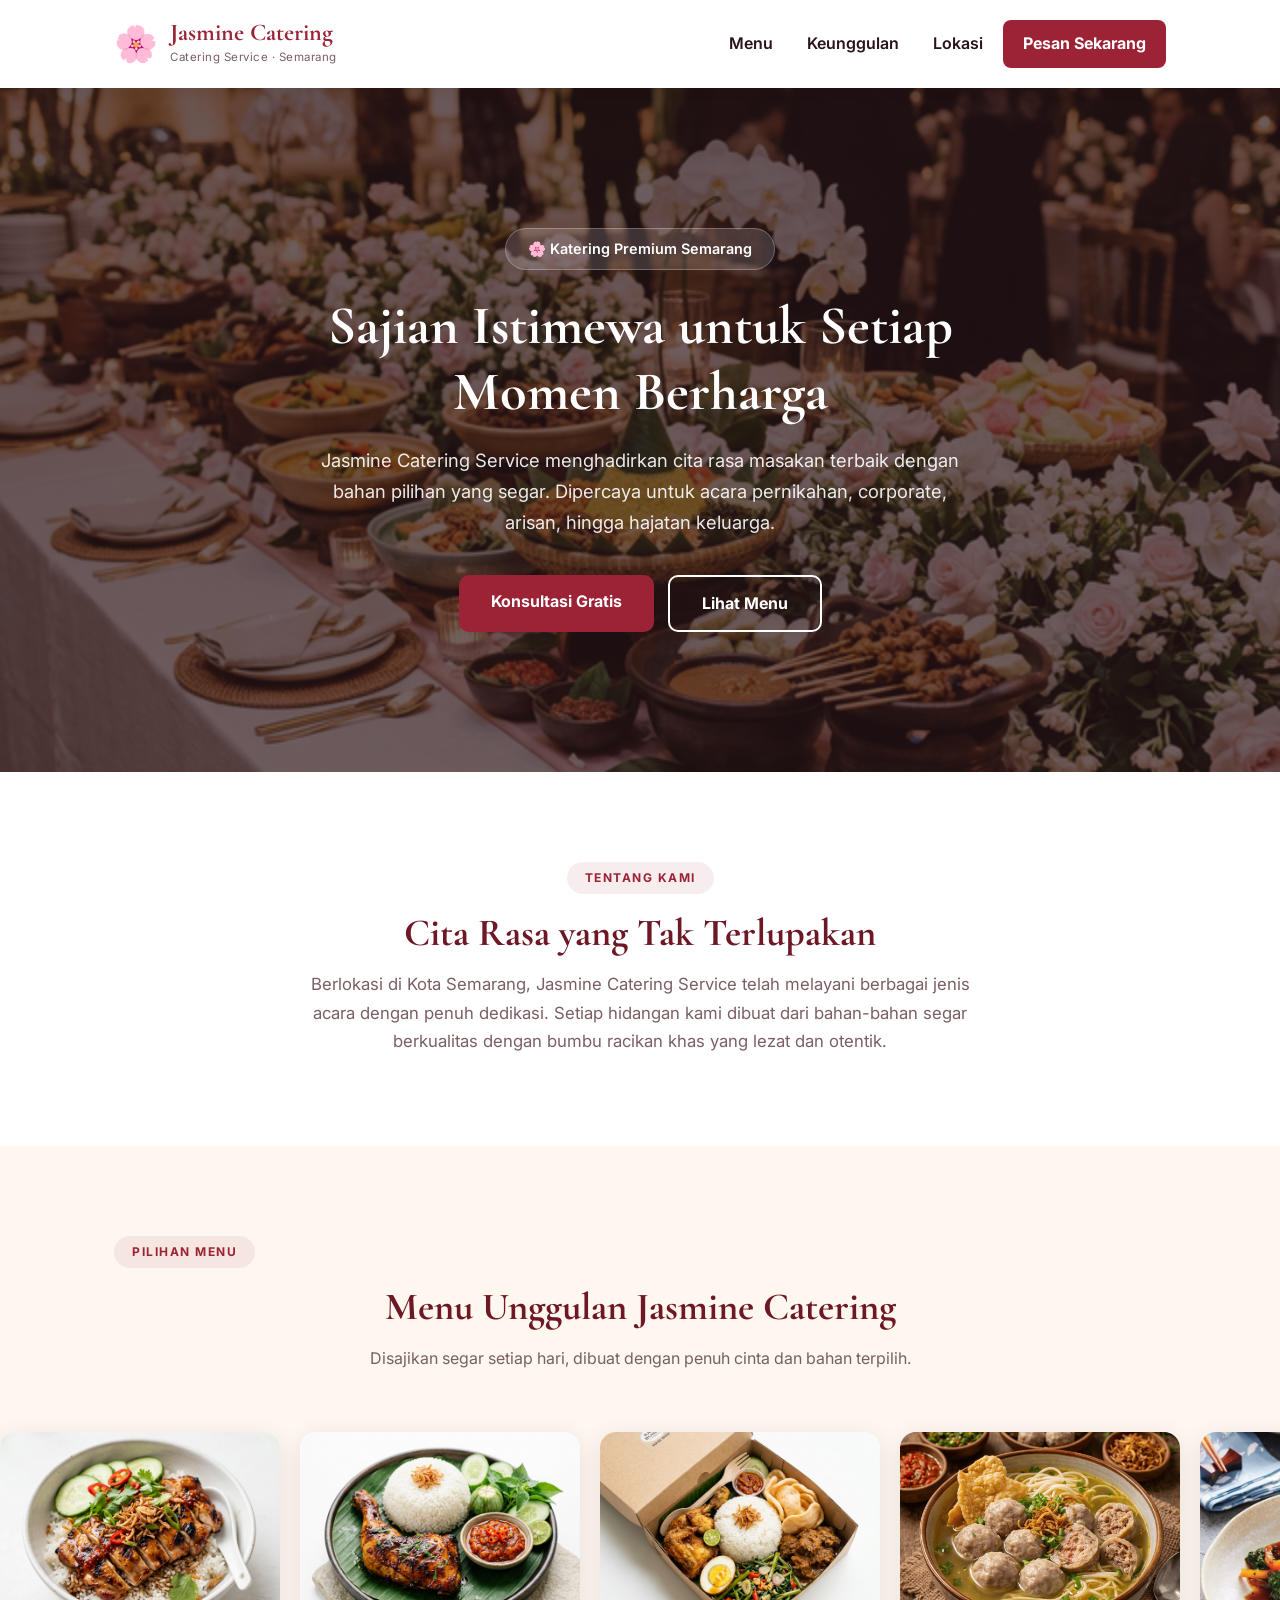
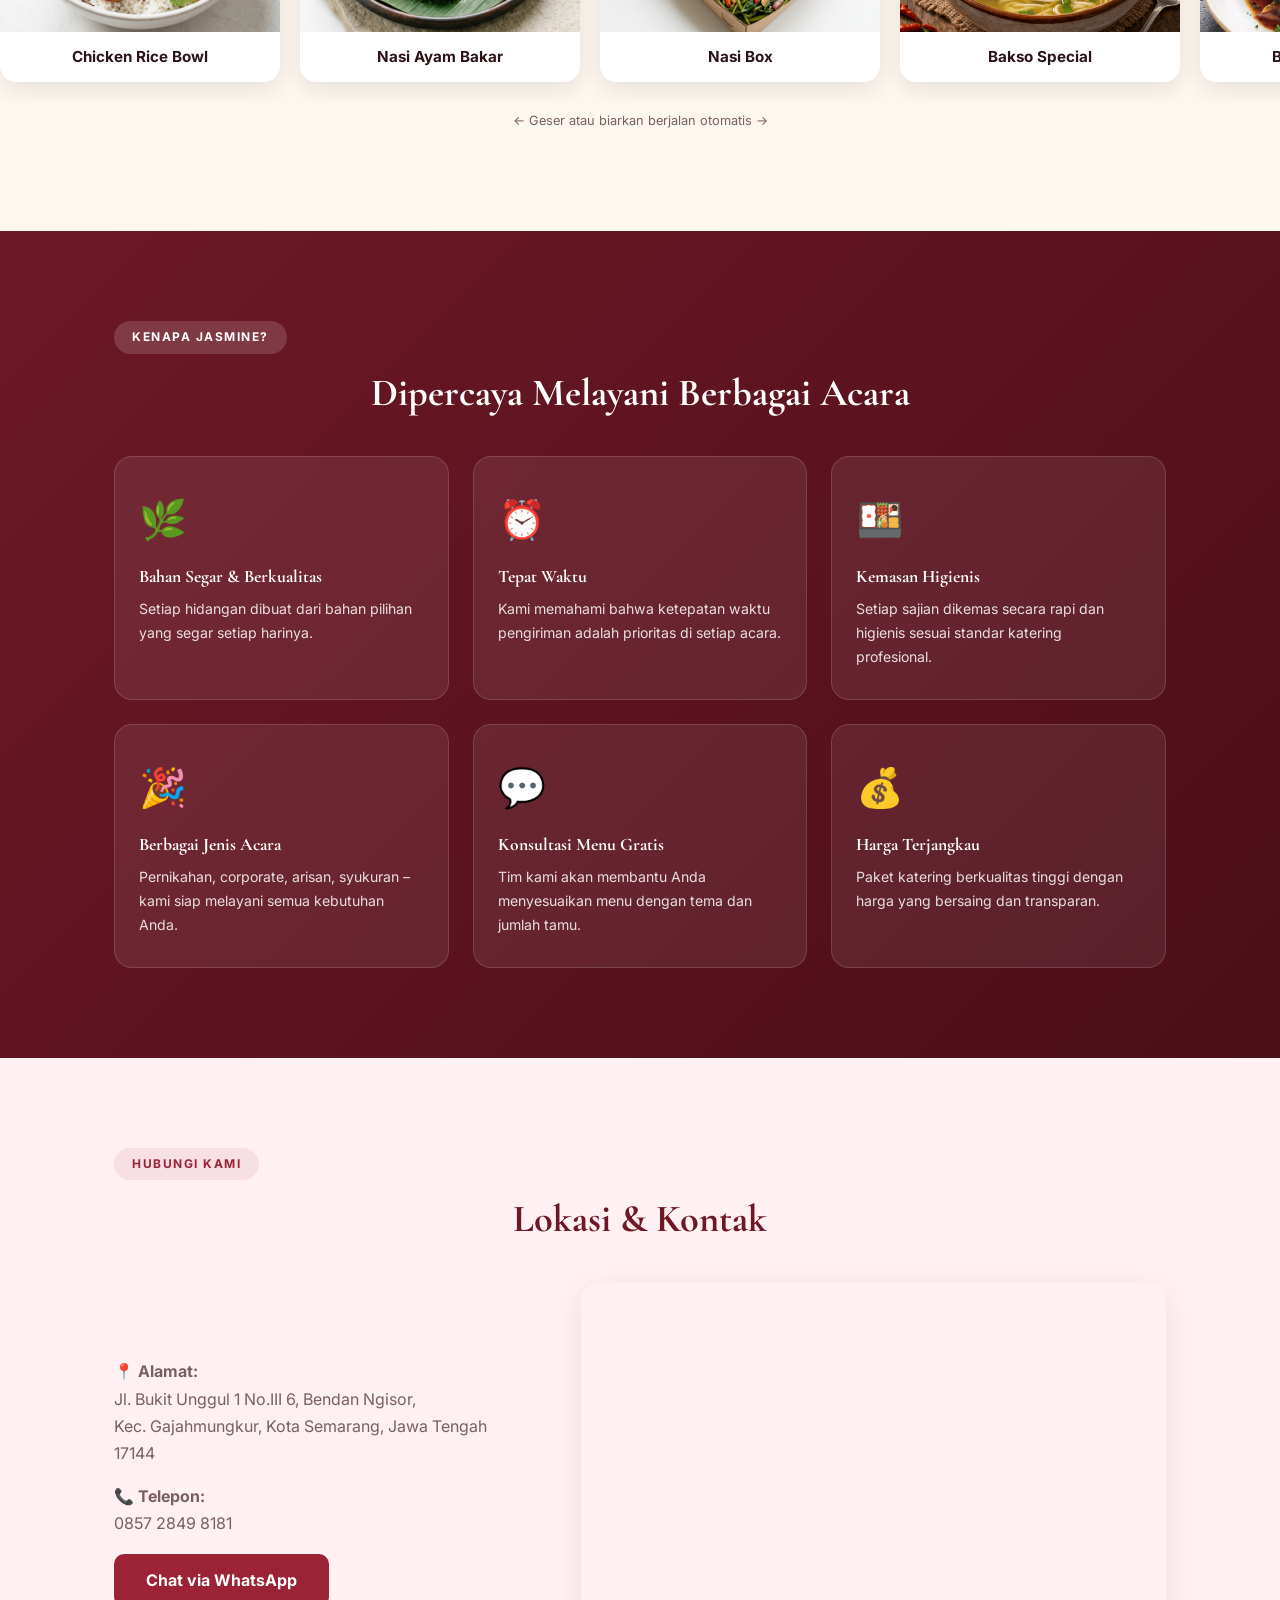
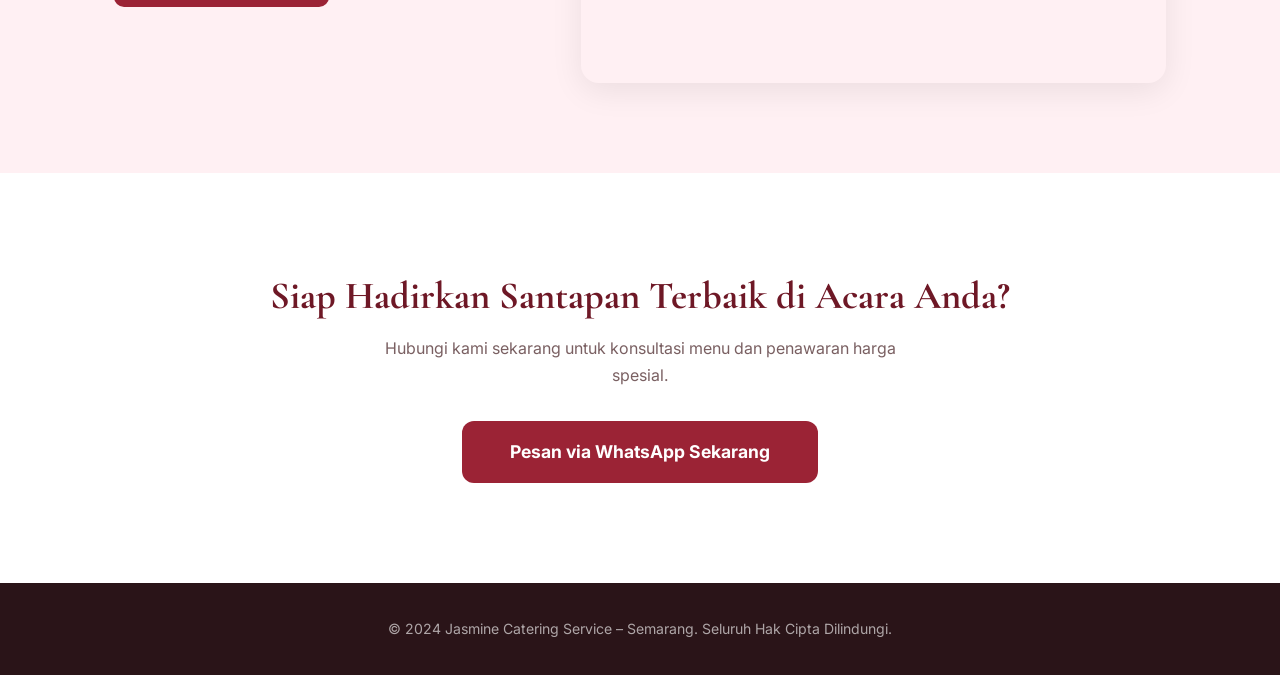
<file: JasmineCatering/index.html>
<!DOCTYPE html>
<html lang="id">
<head>
    <meta charset="UTF-8">
    <meta name="viewport" content="width=device-width, initial-scale=1.0">
    <title>Jasmine Catering Service - Katering Terbaik di Semarang</title>
    <meta name="description" content="Jasmine Catering Service melayani katering untuk acara pernikahan, corporate, arisan, dan keluarga di Semarang. Menu lezat, fresh, higienis. Hubungi 085728498181.">
    <link rel="preconnect" href="https://fonts.googleapis.com">
    <link rel="preconnect" href="https://fonts.gstatic.com" crossorigin>
    <link href="https://fonts.googleapis.com/css2?family=Cormorant+Garamond:wght@600;700&amp;family=Inter:wght@400;600;700&amp;display=swap" rel="stylesheet">
    <link rel="stylesheet" href="style.css">
    <script type="application/ld+json">
    {
      "@context": "https://schema.org",
      "@type": "FoodEstablishment",
      "name": "Jasmine Catering Service",
      "servesCuisine": "Indonesian",
      "address": {
        "@type": "PostalAddress",
        "streetAddress": "Jl. Bukit Unggul 1 No.III 6, Bendan Ngisor",
        "addressLocality": "Kota Semarang",
        "addressRegion": "Jawa Tengah",
        "postalCode": "17144",
        "addressCountry": "ID"
      },
      "telephone": "085728498181",
      "url": "https://jasminecatering.id",
      "description": "Katering profesional di Semarang untuk pernikahan, corporate, dan acara keluarga."
    }
    </script>
</head>
<body>

    <!-- Header -->
    <header>
        <div class="container container-flex">
            <div class="logo">
                <span class="logo-icon">🌸</span>
                <div>
                    <span class="logo-name">Jasmine Catering</span>
                    <span class="logo-tagline">Catering Service · Semarang</span>
                </div>
            </div>
            <nav>
                <a href="#menu">Menu</a>
                <a href="#keunggulan">Keunggulan</a>
                <a href="#lokasi">Lokasi</a>
                <a href="https://wa.me/6285728498181" class="btn btn-nav">Pesan Sekarang</a>
            </nav>
        </div>
    </header>

    <!-- Hero -->
    <section class="hero">
        <div class="container text-center animate-up">
            <div class="hero-label">🌸 Katering Premium Semarang</div>
            <h1>Sajian Istimewa untuk Setiap Momen Berharga</h1>
            <p>Jasmine Catering Service menghadirkan cita rasa masakan terbaik dengan bahan pilihan yang segar. Dipercaya untuk acara pernikahan, corporate, arisan, hingga hajatan keluarga.</p>
            <div class="cta-buttons">
                <a href="https://wa.me/6285728498181?text=Halo%20Jasmine%20Catering,%20saya%20ingin%20tanya%20paket%20katering." class="btn btn-primary">Konsultasi Gratis</a>
                <a href="#menu" class="btn btn-outline">Lihat Menu</a>
            </div>
        </div>
    </section>

    <!-- About -->
    <section class="about">
        <div class="container text-center">
            <div class="section-badge">Tentang Kami</div>
            <h2>Cita Rasa yang Tak Terlupakan</h2>
            <p>Berlokasi di Kota Semarang, Jasmine Catering Service telah melayani berbagai jenis acara dengan penuh dedikasi. Setiap hidangan kami dibuat dari bahan-bahan segar berkualitas dengan bumbu racikan khas yang lezat dan otentik.</p>
        </div>
    </section>

    <!-- Menu -->
    <section id="menu" class="menu-section">
        <div class="container">
            <div class="section-badge text-center">Pilihan Menu</div>
            <h2 class="text-center">Menu Unggulan Jasmine Catering</h2>
            <p class="menu-sub text-center">Disajikan segar setiap hari, dibuat dengan penuh cinta dan bahan terpilih.</p>
        </div>

        <div class="carousel-wrap">
            <div class="carousel-track">
                <div class="carousel-track">
                    <!-- Original Items (15) -->
                    <div class="carousel-item">
                        <img src="menu-chicken-rice-bowl.png" alt="Chicken Rice Bowl">
                        <div class="carousel-label">Chicken Rice Bowl</div>
                    </div>
                    <div class="carousel-item">
                        <img src="menu-nasi-ayam-bakar.png" alt="Nasi Ayam Bakar">
                        <div class="carousel-label">Nasi Ayam Bakar</div>
                    </div>
                    <div class="carousel-item">
                        <img src="menu-nasi-box.png" alt="Nasi Box">
                        <div class="carousel-label">Nasi Box</div>
                    </div>
                    <div class="carousel-item">
                        <img src="menu-bakso.png" alt="Bakso">
                        <div class="carousel-label">Bakso Special</div>
                    </div>
                    <div class="carousel-item">
                        <img src="menu-beef-blackpeper.png" alt="Beef Black Pepper">
                        <div class="carousel-label">Beef Black Pepper</div>
                    </div>
                    <div class="carousel-item">
                        <img src="menu-dimsum.png" alt="Dimsum">
                        <div class="carousel-label">Dimsum</div>
                    </div>
                    <div class="carousel-item">
                        <img src="menu-nasi-bento.png" alt="Nasi Bento">
                        <div class="carousel-label">Nasi Bento</div>
                    </div>
                    <div class="carousel-item">
                        <img src="menu-nasi-kuning.png" alt="Nasi Kuning">
                        <div class="carousel-label">Nasi Kuning</div>
                    </div>
                    <div class="carousel-item">
                        <img src="menu-nasi-saus-ayam.png" alt="Nasi Saus Ayam">
                        <div class="carousel-label">Nasi Saus Ayam</div>
                    </div>
                    <div class="carousel-item">
                        <img src="menu-pudding.png" alt="Pudding">
                        <div class="carousel-label">Pudding</div>
                    </div>
                    <div class="carousel-item">
                        <img src="menu-sate-ayam.png" alt="Sate Ayam">
                        <div class="carousel-label">Sate Ayam</div>
                    </div>
                    <div class="carousel-item">
                        <img src="menu-sop-udang-giling.png" alt="Sop Udang Giling">
                        <div class="carousel-label">Sop Udang Giling</div>
                    </div>
                    <div class="carousel-item">
                        <img src="menu-soto-ayam.png" alt="Soto Ayam">
                        <div class="carousel-label">Soto Ayam</div>
                    </div>
                    <div class="carousel-item">
                        <img src="resep-pangsit-ayam-kuah_43.png" alt="Pangsit Ayam Kuah">
                        <div class="carousel-label">Pangsit Ayam Kuah</div>
                    </div>
                    <div class="carousel-item">
                        <img src="menu-es-cendol-es teh-es matcha.png" alt="Minuman">
                        <div class="carousel-label">Aneka Minuman</div>
                    </div>
                    <!-- Duplicates for seamless looping (first few items) -->
                    <div class="carousel-item" aria-hidden="true">
                        <img src="menu-chicken-rice-bowl.png" alt="">
                        <div class="carousel-label">Chicken Rice Bowl</div>
                    </div>
                    <div class="carousel-item" aria-hidden="true">
                        <img src="menu-nasi-ayam-bakar.png" alt="">
                        <div class="carousel-label">Nasi Ayam Bakar</div>
                    </div>
                    <div class="carousel-item" aria-hidden="true">
                        <img src="menu-nasi-box.png" alt="">
                        <div class="carousel-label">Nasi Box</div>
                    </div>
                    <div class="carousel-item" aria-hidden="true">
                        <img src="menu-bakso.png" alt="">
                        <div class="carousel-label">Bakso Special</div>
                    </div>
                    <div class="carousel-item" aria-hidden="true">
                        <img src="menu-beef-blackpeper.png" alt="">
                        <div class="carousel-label">Beef Black Pepper</div>
                    </div>
                </div>
            </div>
        </div>

        <div class="carousel-hint text-center">← Geser atau biarkan berjalan otomatis →</div>
    </section>


    <!-- Keunggulan -->
    <section id="keunggulan" class="keunggulan">
        <div class="container">
            <div class="section-badge text-center">Kenapa Jasmine?</div>
            <h2 class="text-center">Dipercaya Melayani Berbagai Acara</h2>
            <div class="keunggulan-grid">
                <div class="ku-card">
                    <div class="ku-icon">🌿</div>
                    <h3>Bahan Segar &amp; Berkualitas</h3>
                    <p>Setiap hidangan dibuat dari bahan pilihan yang segar setiap harinya.</p>
                </div>
                <div class="ku-card">
                    <div class="ku-icon">⏰</div>
                    <h3>Tepat Waktu</h3>
                    <p>Kami memahami bahwa ketepatan waktu pengiriman adalah prioritas di setiap acara.</p>
                </div>
                <div class="ku-card">
                    <div class="ku-icon">🍱</div>
                    <h3>Kemasan Higienis</h3>
                    <p>Setiap sajian dikemas secara rapi dan higienis sesuai standar katering profesional.</p>
                </div>
                <div class="ku-card">
                    <div class="ku-icon">🎉</div>
                    <h3>Berbagai Jenis Acara</h3>
                    <p>Pernikahan, corporate, arisan, syukuran – kami siap melayani semua kebutuhan Anda.</p>
                </div>
                <div class="ku-card">
                    <div class="ku-icon">💬</div>
                    <h3>Konsultasi Menu Gratis</h3>
                    <p>Tim kami akan membantu Anda menyesuaikan menu dengan tema dan jumlah tamu.</p>
                </div>
                <div class="ku-card">
                    <div class="ku-icon">💰</div>
                    <h3>Harga Terjangkau</h3>
                    <p>Paket katering berkualitas tinggi dengan harga yang bersaing dan transparan.</p>
                </div>
            </div>
        </div>
    </section>

    <!-- Lokasi -->
    <section id="lokasi" class="lokasi">
        <div class="container">
            <div class="section-badge text-center">Hubungi Kami</div>
            <h2 class="text-center">Lokasi &amp; Kontak</h2>
            <div class="lokasi-grid">
                <div class="lokasi-info">
                    <p><strong>📍 Alamat:</strong><br>
                    Jl. Bukit Unggul 1 No.III 6, Bendan Ngisor,<br>Kec. Gajahmungkur, Kota Semarang, Jawa Tengah 17144</p>
                    <p><strong>📞 Telepon:</strong><br>0857 2849 8181</p>
                    <a href="https://wa.me/6285728498181?text=Halo%20Jasmine%20Catering,%20saya%20ingin%20konsultasi%20menu%20katering." class="btn btn-primary">Chat via WhatsApp</a>
                </div>
                <div class="map-wrap">
                    <iframe src="https://www.google.com/maps/embed?pb=!1m18!1m12!1m3!1d126719.50900579846!2d110.25355594335937!3d-7.011086999999994!2m3!1f0!2f0!3f0!3m2!1i1024!2i768!4f13.1!3m3!1m2!1s0x2e708b0c3fce9b7f%3A0x2227b10974798faa!2sJasmine%20Catering%20Service!5e0!3m2!1sen!2sid!4v1773471572724!5m2!1sen!2sid" height="400" title="Lokasi Jasmine Catering Semarang" allowfullscreen="" loading="lazy" referrerpolicy="no-referrer-when-downgrade"></iframe>
                </div>
            </div>
        </div>
    </section>

    <!-- CTA Final -->
    <section class="cta-final">
        <div class="container text-center">
            <h2>Siap Hadirkan Santapan Terbaik di Acara Anda?</h2>
            <p>Hubungi kami sekarang untuk konsultasi menu dan penawaran harga spesial.</p>
            <a href="https://wa.me/6285728498181?text=Halo%20Jasmine%20Catering,%20saya%20ingin%20pesan%20katering." class="btn btn-primary btn-lg">Pesan via WhatsApp Sekarang</a>
        </div>
    </section>

    <!-- Footer -->
    <footer>
        <div class="container text-center">
            <p>&copy; 2024 Jasmine Catering Service – Semarang. Seluruh Hak Cipta Dilindungi.</p>
        </div>
    </footer>

</body>
</html>
</file>
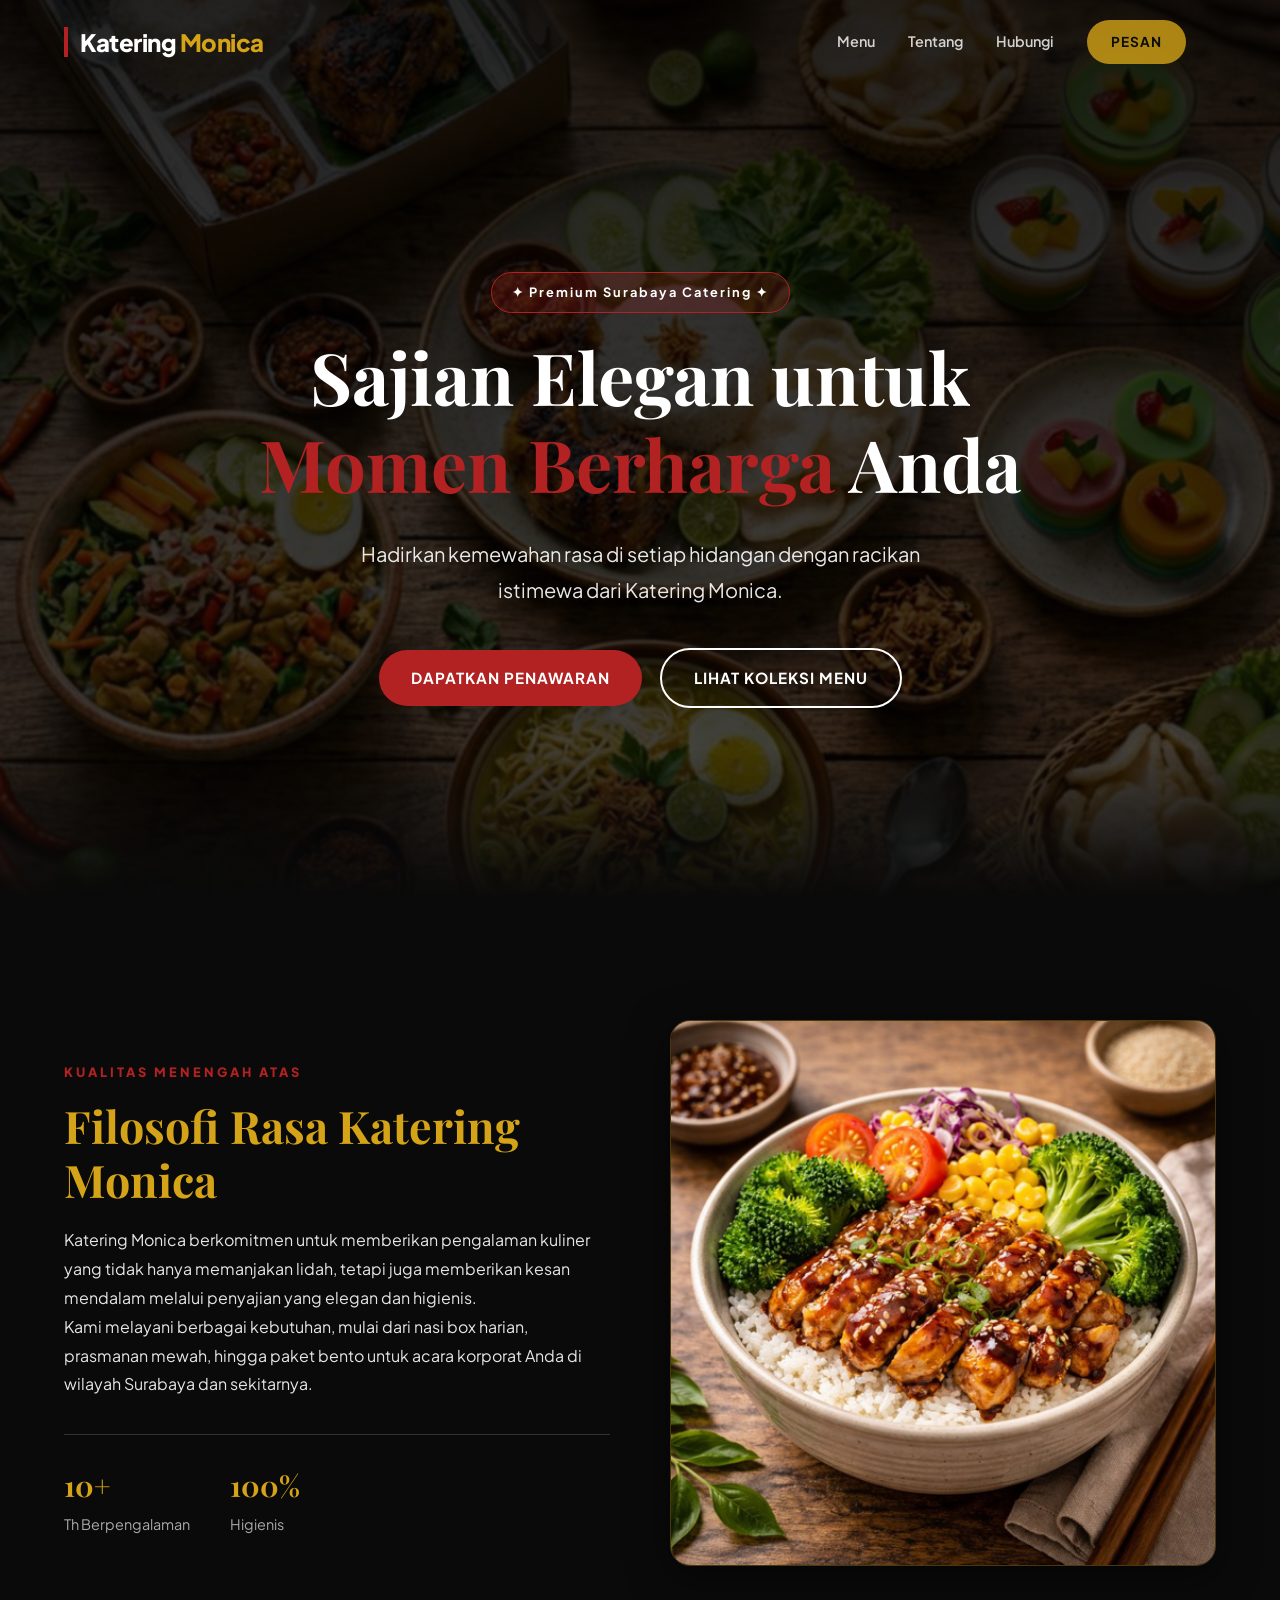
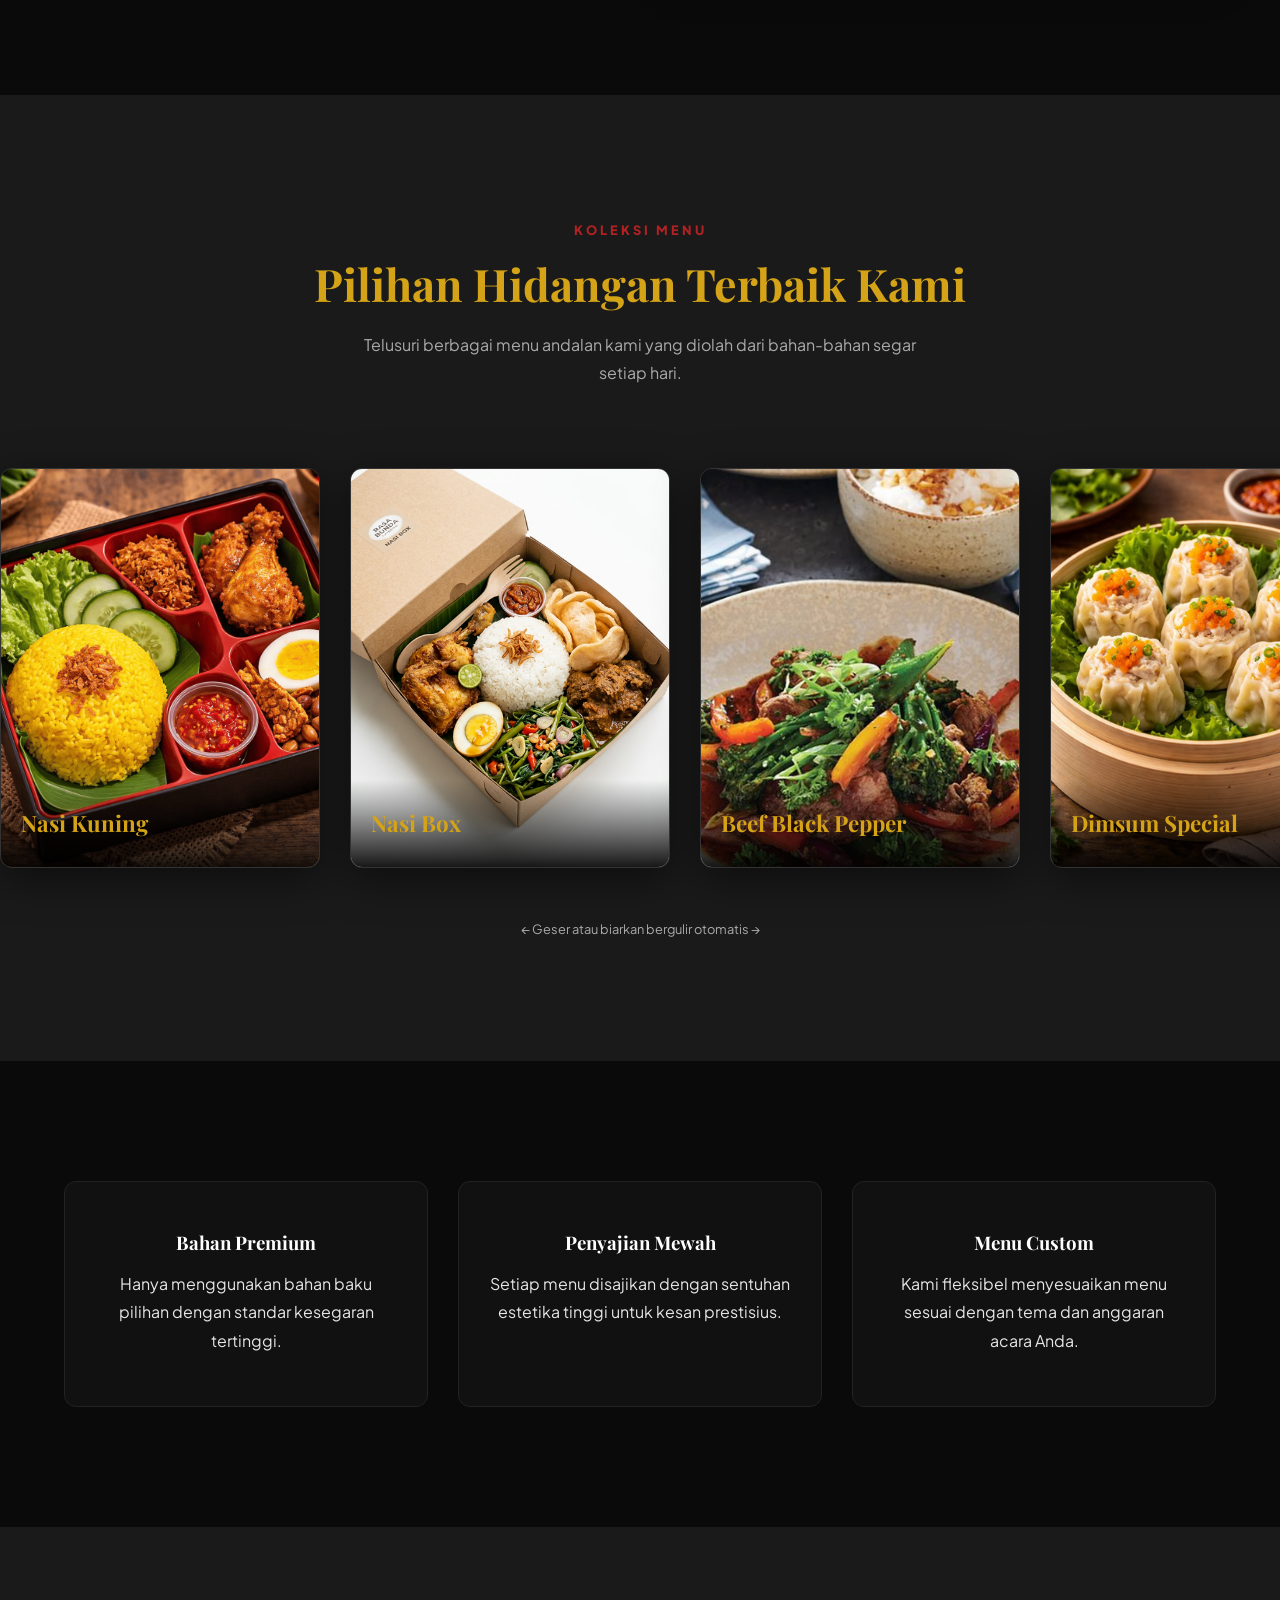
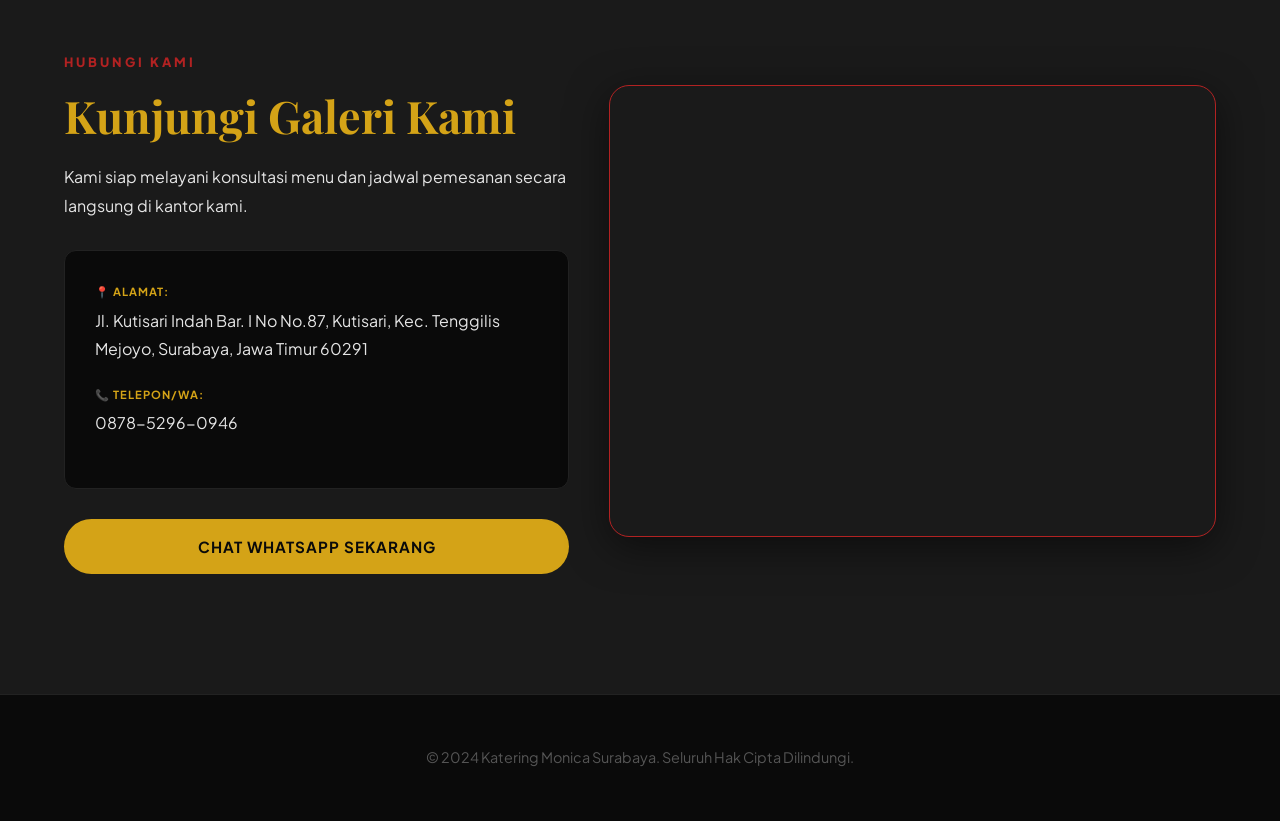
<file: KateringMonica/index.html>
<!DOCTYPE html>
<html lang="id">
<head>
    <meta charset="UTF-8">
    <meta name="viewport" content="width=device-width, initial-scale=1.0">
    <title>Katering Monica - Layanan Katering Elegan di Surabaya</title>
    <meta name="description" content="Katering Monica Surabaya menyediakan hidangan lezat dan layanan katering profesional untuk berbagai acara Anda. Hubungi 087852960946 untuk pemesanan.">
    <!-- Google Fonts -->
    <link rel="preconnect" href="https://fonts.googleapis.com">
    <link rel="preconnect" href="https://fonts.gstatic.com" crossorigin>
    <link href="https://fonts.googleapis.com/css2?family=Playfair+Display:ital,wght@0,400..900;1,400..900&family=Plus+Jakarta+Sans:ital,wght@0,200..800;1,200..800&display=swap" rel="stylesheet">
    <link rel="stylesheet" href="style.css">
    <!-- Structured Data -->
    <script type="application/ld+json">
    {
      "@context": "https://schema.org",
      "@type": "FoodEstablishment",
      "name": "Katering Monica",
      "address": {
        "@type": "PostalAddress",
        "streetAddress": "Jl. Kutisari Indah Bar. I No No.87, Kutisari",
        "addressLocality": "Surabaya",
        "addressRegion": "Jawa Timur",
        "postalCode": "60291",
        "addressCountry": "ID"
      },
      "telephone": "087852960946",
      "servesCuisine": "Indonesian",
      "description": "Katering mewah dan berkualitas untuk acara pernikahan, kantor, dan harian di Surabaya."
    }
    </script>
</head>
<body>

    <!-- Header -->
    <header>
        <div class="container container-flex">
            <div class="logo">
                <span class="logo-text">Katering <span class="accent-gold">Monica</span></span>
            </div>
            <nav>
                <a href="#menu">Menu</a>
                <a href="#tentang">Tentang</a>
                <a href="#lokasi">Hubungi</a>
                <a href="https://wa.me/6287852960946" class="btn btn-gold btn-nav">Pesan</a>
            </nav>
        </div>
    </header>

    <!-- Hero -->
    <section class="hero text-center">
        <div class="container animate-up">
            <div class="hero-chip">✦ Premium Surabaya Catering ✦</div>
            <h1>Sajian Elegan untuk <br><span class="accent-red">Momen Berharga</span> Anda</h1>
            <p>Hadirkan kemewahan rasa di setiap hidangan dengan racikan istimewa dari Katering Monica.</p>
            <div class="cta-row">
                <a href="https://wa.me/6287852960946" class="btn btn-red">Dapatkan Penawaran</a>
                <a href="#menu" class="btn btn-outline">Lihat Koleksi Menu</a>
            </div>
        </div>
    </section>

    <!-- Tentang -->
    <section id="tentang" class="about">
        <div class="container grid-2-equal align-center gap-60">
            <div class="about-content">
                <div class="section-tag">Kualitas Menengah Atas</div>
                <h2>Filosofi Rasa Katering Monica</h2>
                <p>Katering Monica berkomitmen untuk memberikan pengalaman kuliner yang tidak hanya memanjakan lidah, tetapi juga memberikan kesan mendalam melalui penyajian yang elegan dan higienis.</p>
                <p>Kami melayani berbagai kebutuhan, mulai dari nasi box harian, prasmanan mewah, hingga paket bento untuk acara korporat Anda di wilayah Surabaya dan sekitarnya.</p>
                <div class="stats-row">
                    <div class="stat-item"><strong>10+</strong> Th Berpengalaman</div>
                    <div class="stat-item"><strong>100%</strong> Higienis</div>
                </div>
            </div>
            <div class="about-img">
                <img src="menu-nasi-saus-ayam.png" alt="Nasi Saus Ayam Special">
            </div>
        </div>
    </section>

    <!-- Menu Carousel -->
    <section id="menu" class="menu-carousel-sec">
        <div class="container text-center">
            <div class="section-tag">Koleksi Menu</div>
            <h2>Pilihan Hidangan Terbaik Kami</h2>
            <p class="section-desc">Telusuri berbagai menu andalan kami yang diolah dari bahan-bahan segar setiap hari.</p>
        </div>

        <div class="carousel-wrap">
            <div class="carousel-track">
                <!-- Original set -->
                <div class="carousel-card">
                    <img src="menu-nasi-kuning.png" alt="Nasi Kuning">
                    <div class="card-overlay"><h4>Nasi Kuning</h4></div>
                </div>
                <div class="carousel-card">
                    <img src="menu-nasi-box.png" alt="Nasi Box">
                    <div class="card-overlay"><h4>Nasi Box</h4></div>
                </div>
                <div class="carousel-card">
                    <img src="menu-beef-blackpeper.png" alt="Beef Black Pepper">
                    <div class="card-overlay"><h4>Beef Black Pepper</h4></div>
                </div>
                <div class="carousel-card">
                    <img src="menu-dimsum.png" alt="Dimsum">
                    <div class="card-overlay"><h4>Dimsum Special</h4></div>
                </div>
                <div class="carousel-card">
                    <img src="menu-chicken-rice-bowl.png" alt="Chicken Rice Bowl">
                    <div class="card-overlay"><h4>Chicken Rice Bowl</h4></div>
                </div>
                <div class="carousel-card">
                    <img src="menu-bakso.png" alt="Bakso">
                    <div class="card-overlay"><h4>Bakso Campur</h4></div>
                </div>
                <div class="carousel-card">
                    <img src="menu-soto-ayam.png" alt="Soto Ayam">
                    <div class="card-overlay"><h4>Soto Ayam Surabaya</h4></div>
                </div>
                <div class="carousel-card">
                    <img src="menu-pudding.png" alt="Pudding">
                    <div class="card-overlay"><h4>Premium Pudding</h4></div>
                </div>
                <div class="carousel-card">
                    <img src="menu-sate-ayam.png" alt="Sate Ayam">
                    <div class="card-overlay"><h4>Sate Ayam Madura</h4></div>
                </div>
                <div class="carousel-card">
                    <img src="menu-nasi-bento.png" alt="Nasi Bento">
                    <div class="card-overlay"><h4>Nasi Bento</h4></div>
                </div>
                <div class="carousel-card">
                    <img src="menu-nasi-ayam-bakar.png" alt="Nasi Ayam Bakar">
                    <div class="card-overlay"><h4>Nasi Ayam Bakar</h4></div>
                </div>
                <div class="carousel-card">
                    <img src="menu-es-cendol-es teh-es matcha.png" alt="Aneka Minuman">
                    <div class="card-overlay"><h4>Aneka Minuman Segar</h4></div>
                </div>
                <!-- Duplicate for infinite -->
                <div class="carousel-card" aria-hidden="true">
                    <img src="menu-nasi-kuning.png" alt="">
                    <div class="card-overlay"><h4>Nasi Kuning</h4></div>
                </div>
                <!-- Extra duplications for smoothness -->
                <div class="carousel-card" aria-hidden="true">
                    <img src="menu-nasi-box.png" alt="">
                    <div class="card-overlay"><h4>Nasi Box</h4></div>
                </div>
                <div class="carousel-card" aria-hidden="true">
                    <img src="menu-beef-blackpeper.png" alt="">
                    <div class="card-overlay"><h4>Beef Black Pepper</h4></div>
                </div>
            </div>
        </div>
        <div class="carousel-guide text-center">← Geser atau biarkan bergulir otomatis →</div>
    </section>

    <!-- Keunggulan -->
    <section class="benefits">
        <div class="container">
            <div class="benefits-grid">
                <div class="benefit-card">
                    <h3>Bahan Premium</h3>
                    <p>Hanya menggunakan bahan baku pilihan dengan standar kesegaran tertinggi.</p>
                </div>
                <div class="benefit-card">
                    <h3>Penyajian Mewah</h3>
                    <p>Setiap menu disajikan dengan sentuhan estetika tinggi untuk kesan prestisius.</p>
                </div>
                <div class="benefit-card">
                    <h3>Menu Custom</h3>
                    <p>Kami fleksibel menyesuaikan menu sesuai dengan tema dan anggaran acara Anda.</p>
                </div>
            </div>
        </div>
    </section>

    <!-- Lokasi & Kontak -->
    <section id="lokasi" class="contact-sec">
        <div class="container">
            <div class="grid-2 gap-40 align-center">
                <div class="contact-info">
                    <div class="section-tag">Hubungi Kami</div>
                    <h2>Kunjungi Galeri Kami</h2>
                    <p class="mb-20">Kami siap melayani konsultasi menu dan jadwal pemesanan secara langsung di kantor kami.</p>
                    <div class="info-box">
                        <div class="info-item">
                            <strong>📍 Alamat:</strong>
                            <p>Jl. Kutisari Indah Bar. I No No.87, Kutisari, Kec. Tenggilis Mejoyo, Surabaya, Jawa Timur 60291</p>
                        </div>
                        <div class="info-item">
                            <strong>📞 Telepon/WA:</strong>
                            <p>0878-5296-0946</p>
                        </div>
                    </div>
                    <a href="https://wa.me/6287852960946?text=Halo%20Katering%20Monica,%20saya%20ingin%20tanya%20paket%20katering." class="btn btn-gold btn-block text-center">Chat WhatsApp Sekarang</a>
                </div>
                <div class="map-wrap">
                    <iframe src="https://www.google.com/maps/embed?pb=!1m18!1m12!1m3!1d63314.09719056239!2d112.67105442167967!3d-7.339173999999993!2m3!1f0!2f0!3f0!3m2!1i1024!2i768!4f13.1!3m3!1m2!1s0x2dd7fbc0bf6ca9ab%3A0x1f855eb6a934b9a1!2sKatering%20Monica%20-%20Katering%20Rumah%20Tangga%20Surabaya!5e0!3m2!1sen!2sid!4v1773474610909!5m2!1sen!2sid" width="600" height="450" title="Lokasi Katering Monica Surabaya" allowfullscreen="" loading="lazy" referrerpolicy="no-referrer-when-downgrade"></iframe>
                </div>
            </div>
        </div>
    </section>

    <!-- Footer -->
    <footer>
        <div class="container text-center">
            <p>&copy; 2024 Katering Monica Surabaya. Seluruh Hak Cipta Dilindungi.</p>
        </div>
    </footer>

</body>
</html>
</file>
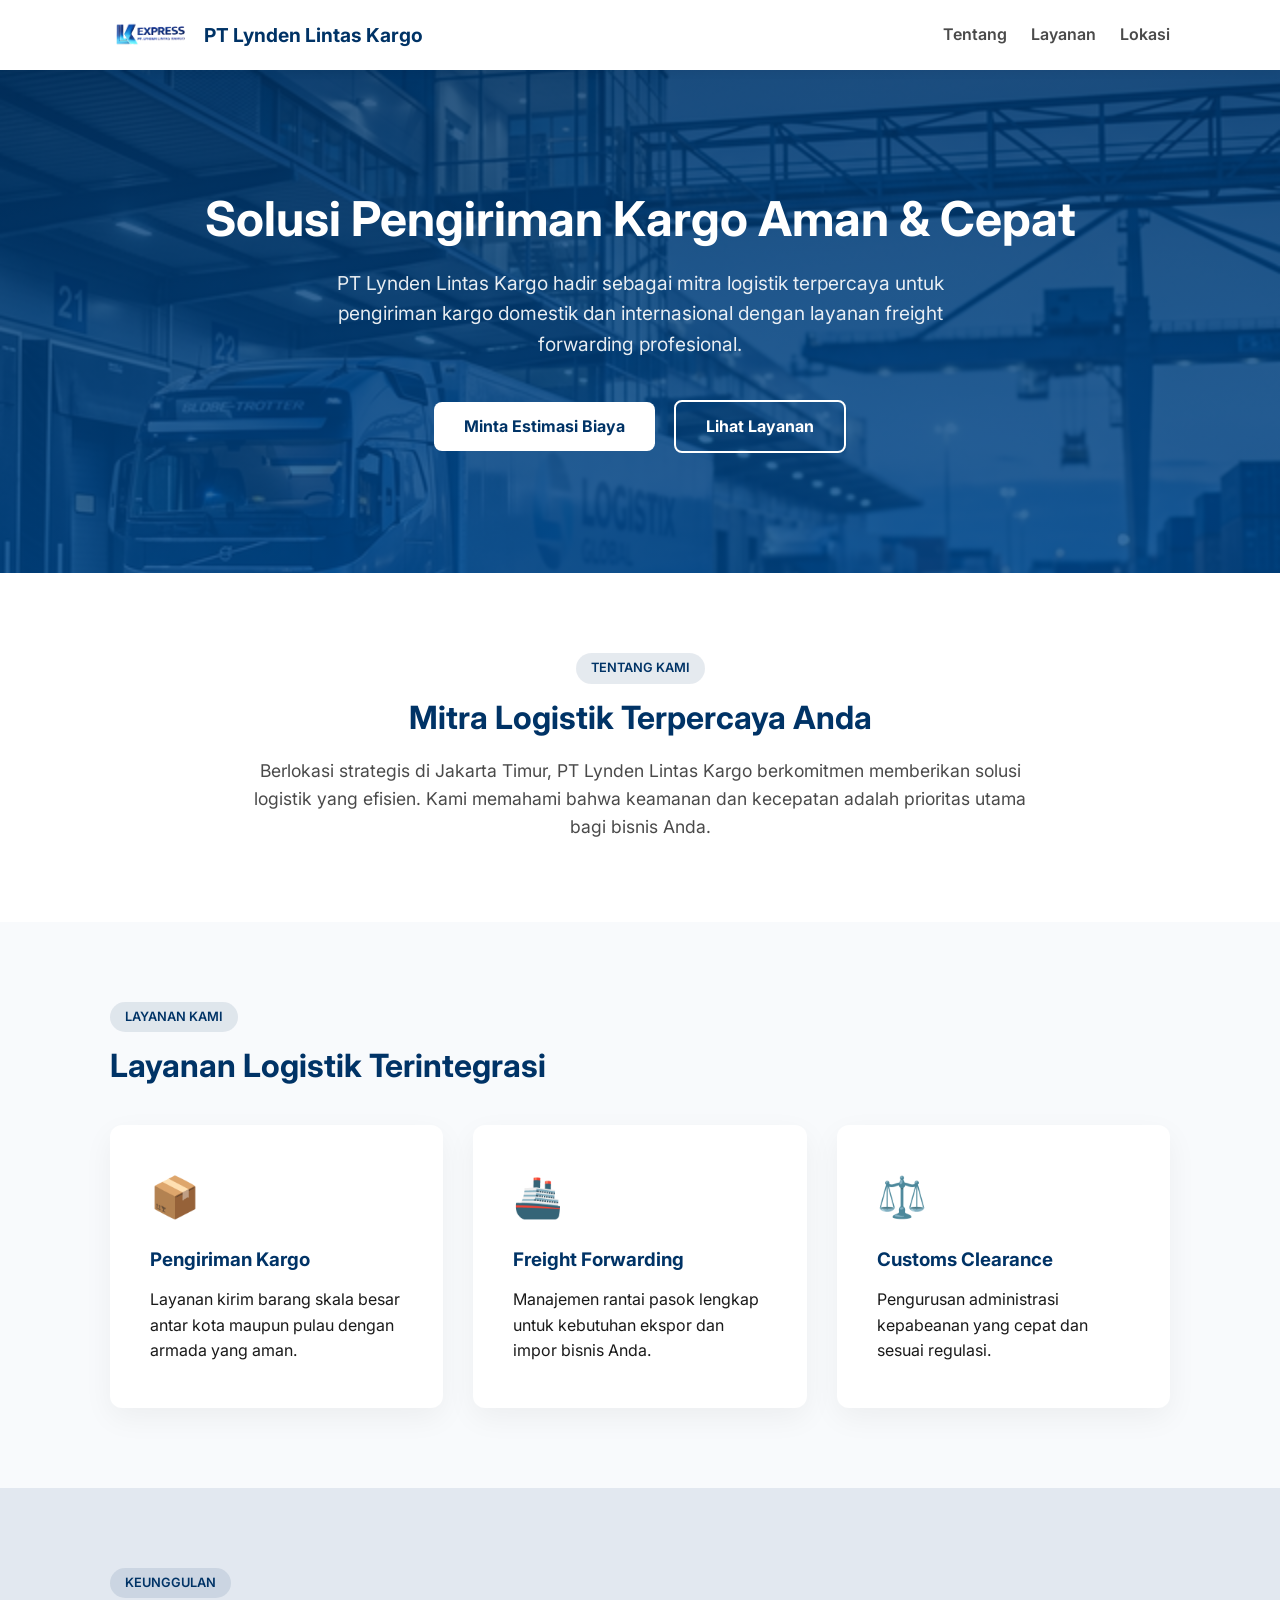
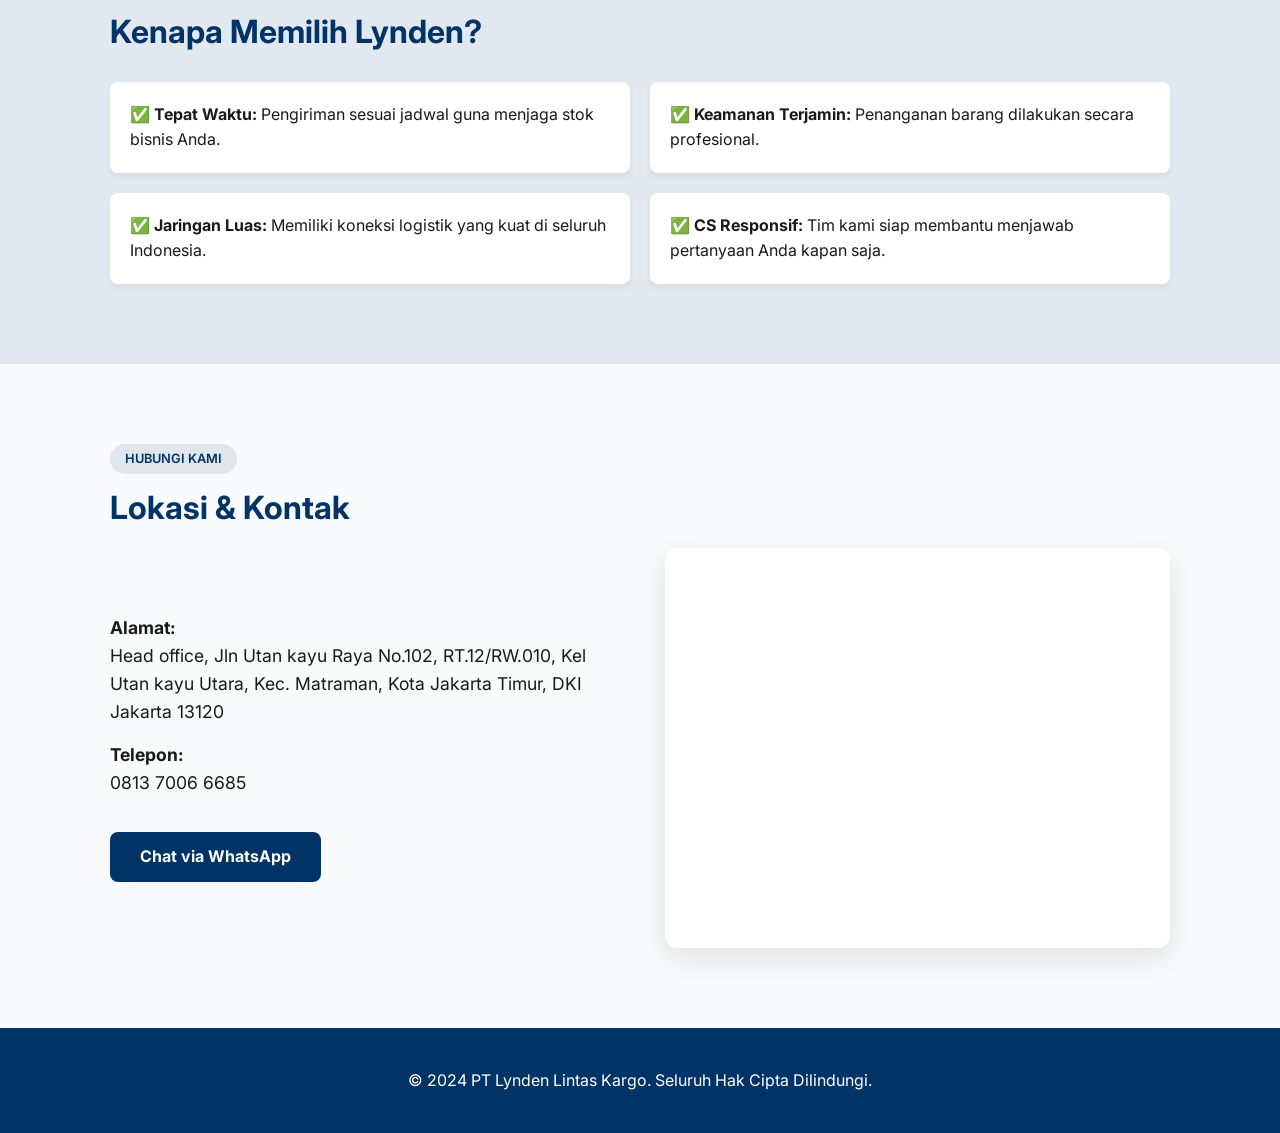
<file: Lynden/index.html>
<!DOCTYPE html>
<html lang="id">
<head>
    <meta charset="UTF-8">
    <meta name="viewport" content="width=device-width, initial-scale=1.0">
    <title>PT Lynden Lintas Kargo - Solusi Logistik &amp; Cargo Terbaik</title>
    <meta name="description" content="PT Lynden Lintas Kargo menyediakan layanan pengiriman kargo dan freight forwarding profesional, aman, dan tepat waktu di Jakarta Timur. Hubungi kami untuk estimasi biaya.">
    <!-- Google Fonts -->
    <link rel="preconnect" href="https://fonts.googleapis.com">
    <link rel="preconnect" href="https://fonts.gstatic.com" crossorigin>
    <link href="https://fonts.googleapis.com/css2?family=Inter:wght@400;600;700&display=swap" rel="stylesheet">
    
    <!-- CSS -->
    <link rel="stylesheet" href="style.css">

    <!-- Schema Markup -->
    <script type="application/ld+json">
    {
      "@context": "https://schema.org",
      "@type": "LocalBusiness",
      "name": "PT Lynden Lintas Kargo",
      "address": {
        "@type": "PostalAddress",
        "streetAddress": "Head office, Jln Utan kayu Raya No.102, RT.12/RW.010, Kel Utan kayu Utara, Kec. Matraman",
        "addressLocality": "Kota Jakarta Timur",
        "addressRegion": "DKI Jakarta",
        "postalCode": "13120",
        "addressCountry": "ID"
      },
      "telephone": "081370066685",
      "url": "https://lyndenlintaskargo.com",
      "image": "https://lyndenlintaskargo.com/Lynden.png",
      "description": "Pengiriman kargo dan freight forwarding profesional di Jakarta Timur."
    }
    </script>
</head>
<body>

    <!-- Header -->
    <header>
        <div class="container container-flex">
            <div class="logo">
                <img src="Lynden.png" alt="PT Lynden Lintas Kargo Logo">
                <span>PT Lynden Lintas Kargo</span>
            </div>
            <nav>
                <a href="#about">Tentang</a>
                <a href="#services">Layanan</a>
                <a href="#location">Lokasi</a>
            </nav>
        </div>
    </header>

    <!-- Hero Section -->
    <section class="hero hero-with-bg">
        <div class="container animate-up">
            <h1>Solusi Pengiriman Kargo Aman &amp; Cepat</h1>
            <p>PT Lynden Lintas Kargo hadir sebagai mitra logistik terpercaya untuk pengiriman kargo domestik dan internasional dengan layanan freight forwarding profesional.</p>
            <div class="cta-buttons">
                <a href="https://wa.me/6281370066685?text=Halo%20PT%20Lynden%20Lintas%20Kargo,%20saya%20ingin%20tanya%20estimasi%20pengiriman." class="btn btn-primary">Minta Estimasi Biaya</a>
      <a href="#services" class="btn btn-secondary">Lihat Layanan</a>
            </div>
        </div>
    </section>

    <!-- About Section -->
    <section id="about" class="about">
        <div class="container">
            <div class="section-badge">Tentang Kami</div>
            <h2>Mitra Logistik Terpercaya Anda</h2>
            <p>Berlokasi strategis di Jakarta Timur, PT Lynden Lintas Kargo berkomitmen memberikan solusi logistik yang efisien. Kami memahami bahwa keamanan dan kecepatan adalah prioritas utama bagi bisnis Anda.</p>
        </div>
    </section>

    <!-- Services Section -->
    <section id="services" class="services">
        <div class="container">
            <div class="section-badge">Layanan Kami</div>
            <h2>Layanan Logistik Terintegrasi</h2>
            <div class="grid-services">
                <div class="service-card">
                    <div class="icon">📦</div>
                    <h3>Pengiriman Kargo</h3>
                    <p>Layanan kirim barang skala besar antar kota maupun pulau dengan armada yang aman.</p>
                </div>
                <div class="service-card">
                    <div class="icon">🚢</div>
                    <h3>Freight Forwarding</h3>
                    <p>Manajemen rantai pasok lengkap untuk kebutuhan ekspor dan impor bisnis Anda.</p>
                </div>
                <div class="service-card">
                    <div class="icon">⚖️</div>
                    <h3>Customs Clearance</h3>
                    <p>Pengurusan administrasi kepabeanan yang cepat dan sesuai regulasi.</p>
                </div>
            </div>
        </div>
    </section>

    <!-- Advantages Section -->
    <section class="advantages">
        <div class="container">
            <div class="section-badge">Keunggulan</div>
            <h2>Kenapa Memilih Lynden?</h2>
            <ul class="advantage-list">
                <li><strong>✅ Tepat Waktu:</strong> Pengiriman sesuai jadwal guna menjaga stok bisnis Anda.</li>
                <li><strong>✅ Keamanan Terjamin:</strong> Penanganan barang dilakukan secara profesional.</li>
                <li><strong>✅ Jaringan Luas:</strong> Memiliki koneksi logistik yang kuat di seluruh Indonesia.</li>
                <li><strong>✅ CS Responsif:</strong> Tim kami siap membantu menjawab pertanyaan Anda kapan saja.</li>
            </ul>
        </div>
    </section>

    <!-- Location & Contact -->
    <section id="location" class="location">
        <div class="container">
            <div class="section-badge">Hubungi Kami</div>
            <h2>Lokasi &amp; Kontak</h2>
            <div class="grid-contact">
                <div class="contact-info">
                    <p><strong>Alamat:</strong><br>
                    Head office, Jln Utan kayu Raya No.102, RT.12/RW.010, Kel Utan kayu Utara, Kec. Matraman, Kota Jakarta Timur, DKI Jakarta 13120</p>
                    <p><strong>Telepon:</strong><br>
                    0813 7006 6685</p>
                    <a href="https://wa.me/6281370066685" class="btn btn-primary">Chat via WhatsApp</a>
                </div>
                <div class="map-container">
                    <iframe src="https://www.google.com/maps/embed?pb=!1m18!1m12!1m3!1d3966.2914646925815!2d106.88233767418265!3d-6.225247960966574!2m3!1f0!2f0!3f0!3m2!1i1024!2i768!4f13.1!3m3!1m2!1s0x2e69f3c55a37d1b7%3A0x5cf53597cb91e6cb!2sPT.%20LYNDEN%20LINTAS%20KARGO!5e0!3m2!1sen!2sid!4v1773383595163!5m2!1sen!2sid" height="400" title="Lokasi PT Lynden Lintas Kargo" allowfullscreen="" loading="lazy" referrerpolicy="no-referrer-when-downgrade"></iframe>
                </div>
            </div>
        </div>
    </section>

    <!-- Footer -->
    <footer>
        <div class="container text-center">
            <p>&copy; 2024 PT Lynden Lintas Kargo. Seluruh Hak Cipta Dilindungi.</p>
        </div>
    </footer>

</body>
</html>
</file>
<file: AfikaCatering/style.css>
:root {
    --green:     #1A5C38;    /* Deep Forest Green */
    --green-mid: #2E7D52;
    --gold:      #D4A017;    /* Warm Gold */
    --gold-light:#F5D27A;
    --cream:     #FAFAF5;
    --warm-bg:   #F5F0E8;
    --text-dark: #1C2B1E;
    --text-muted:#617464;
    --white:     #FFFFFF;
    --shadow:    0 8px 28px rgba(0,0,0,0.09);
    --radius:    16px;
    --t:         all 0.3s ease;
}

* { margin:0; padding:0; box-sizing:border-box; }

body {
    font-family:'Plus Jakarta Sans', sans-serif;
    line-height:1.7;
    color:var(--text-dark);
    background:var(--cream);
    scroll-behavior:smooth;
}

h1, h2 { line-height:1.2; margin-bottom:16px; }
h2 { font-size:2.2rem; color:var(--green); }
h3 { color:var(--green); }

.container { max-width:1100px; margin:0 auto; padding:0 24px; }
.container-flex { display:flex; justify-content:space-between; align-items:center; }
.text-center { text-align:center; }

/* ─── Badge ─── */
.section-badge {
    display:inline-block;
    font-size:0.75rem; font-weight:700; letter-spacing:1.5px; text-transform:uppercase;
    color:var(--green-mid);
    background:rgba(26,92,56,0.1);
    padding:6px 18px; border-radius:50px; margin-bottom:16px;
}

/* ─── Header ─── */
header {
    background:var(--white);
    padding:14px 0;
    position:sticky; top:0; z-index:100;
    box-shadow:0 2px 12px rgba(0,0,0,0.06);
}
.logo { display:flex; align-items:center; gap:14px; }
.logo-mark {
    width:46px; height:46px;
    background:linear-gradient(135deg, var(--green), var(--green-mid));
    color:var(--white);
    font-size:1.5rem; font-weight:800;
    display:flex; align-items:center; justify-content:center;
    border-radius:12px;
}
.logo-name { display:block; font-size:1.3rem; font-weight:800; color:var(--green); line-height:1.1; }
.logo-sub  { display:block; font-size:0.72rem; color:var(--text-muted); margin-top:2px; }

nav { display:flex; align-items:center; gap:6px; }
nav a { text-decoration:none; color:var(--text-dark); font-weight:600; padding:8px 14px; border-radius:8px; transition:var(--t); }
nav a:hover { color:var(--green); }
.btn-nav { background:var(--green); color:var(--white); padding:10px 22px; border-radius:10px; font-weight:700; text-decoration:none; transition:var(--t); }
.btn-nav:hover { background:var(--green-mid); }

/* ─── Buttons ─── */
.btn { display:inline-block; padding:13px 32px; border-radius:10px; text-decoration:none; font-weight:700; transition:var(--t); cursor:pointer; }
.btn-primary { background:var(--green); color:var(--white); }
.btn-primary:hover { background:var(--green-mid); transform:translateY(-2px); box-shadow:0 6px 20px rgba(26,92,56,0.3); }
.btn-ghost { border:2px solid var(--white); color:var(--white); margin-left:12px; }
.btn-ghost:hover { background:var(--white); color:var(--green); }
.btn-lg { padding:16px 48px; font-size:1.1rem; border-radius:12px; }

/* ─── Hero ─── */
.hero {
    background:linear-gradient(135deg, var(--green) 0%, #0D3D22 60%, #1A5C38 100%);
    padding:130px 0 120px;
    color:var(--white);
    text-align:center;
    position:relative;
    overflow:hidden;
}
.hero::before {
    content:'';
    position:absolute; inset:0;
    background:radial-gradient(ellipse at 80% 20%, rgba(212,160,23,0.2) 0%, transparent 60%);
    pointer-events:none;
}
.hero-deco {
    font-size:9rem; opacity:0.07;
    position:absolute; right:-2rem; bottom:-2rem;
    line-height:1; pointer-events:none;
}
.hero-chip {
    display:inline-block;
    background:rgba(255,255,255,0.12); border:1px solid rgba(255,255,255,0.2);
    backdrop-filter:blur(4px);
    padding:8px 22px; border-radius:50px; font-size:0.88rem; font-weight:600; margin-bottom:24px;
    color:var(--gold-light);
}
.hero h1 { font-size:3.3rem; font-weight:800; max-width:780px; margin:0 auto 20px; }
.hero p  { font-size:1.12rem; max-width:620px; margin:0 auto 36px; opacity:0.88; }

.cta-row { display:flex; justify-content:center; flex-wrap:wrap; gap:14px; }
.cta-row .btn-ghost { margin-left:0; }

/* ─── About ─── */
.about { background:var(--white); padding:90px 0; }
.about p { max-width:680px; margin:0 auto; color:var(--text-muted); font-size:1.05rem; }

/* ─── Menu ─── */
.menu-sec { padding:90px 0; background:var(--cream); }
.menu-category {
    font-size:1.1rem; font-weight:700; color:var(--green-mid);
    margin:40px 0 20px;
    padding-bottom:8px; border-bottom:2px solid rgba(26,92,56,0.12);
}

.menu-grid {
    display:grid;
    grid-template-columns:repeat(auto-fill, minmax(220px, 1fr));
    gap:24px;
}
.menu-grid-2 { grid-template-columns:repeat(auto-fill, minmax(320px, 1fr)); }

.menu-card {
    background:var(--white);
    border-radius:var(--radius);
    overflow:hidden;
    box-shadow:var(--shadow);
    transition:var(--t);
}
.menu-card:hover { transform:translateY(-7px); box-shadow:0 16px 40px rgba(0,0,0,0.13); }

.menu-card-featured .menu-img::after {
    content:'Spesial';
    position:absolute; top:12px; right:12px;
    background:var(--gold); color:var(--white);
    font-size:0.7rem; font-weight:700;
    padding:4px 10px; border-radius:50px;
}
.menu-card-featured .menu-img { position:relative; }

.menu-img { height:190px; overflow:hidden; }
.menu-img img { width:100%; height:100%; object-fit:cover; transition:transform 0.4s ease; }
.menu-card:hover .menu-img img { transform:scale(1.06); }

.menu-info { padding:18px; }
.menu-info h4 { font-size:1.05rem; font-weight:700; color:var(--green); margin-bottom:6px; }
.menu-info p  { font-size:0.87rem; color:var(--text-muted); line-height:1.5; }

/* ─── Layanan ─── */
.layanan {
    padding:90px 0;
    background:linear-gradient(135deg, var(--green) 0%, #0D3D22 100%);
    color:var(--white);
}
.layanan .section-badge { background:rgba(255,255,255,0.15); color:var(--gold-light); }
.layanan h2 { color:var(--white); }

.layanan-grid {
    display:grid;
    grid-template-columns:repeat(auto-fit, minmax(240px, 1fr));
    gap:24px;
    margin-top:42px;
}
.l-card {
    background:rgba(255,255,255,0.08);
    border:1px solid rgba(255,255,255,0.14);
    padding:32px 24px;
    border-radius:var(--radius);
    text-align:center;
    transition:var(--t);
}
.l-card:hover { background:rgba(255,255,255,0.14); transform:translateY(-4px); }
.l-icon { font-size:2.8rem; margin-bottom:14px; }
.l-card h3 { color:var(--gold-light); font-size:1.1rem; margin-bottom:10px; }
.l-card p  { font-size:0.88rem; opacity:0.84; }

/* ─── Lokasi ─── */
.lokasi { padding:90px 0; background:var(--warm-bg); }
.lokasi-grid { display:grid; grid-template-columns:1fr 1.5fr; gap:50px; align-items:center; margin-top:42px; }
.lokasi-info p { margin-bottom:18px; color:var(--text-muted); line-height:1.7; }
.map-box { border-radius:var(--radius); overflow:hidden; line-height:0; box-shadow:var(--shadow); }
.map-box iframe { width:100%; border:0; }

/* ─── CTA Final ─── */
.cta-final {
    padding:100px 0;
    background:var(--white);
    text-align:center;
}
.cta-final h2 { color:var(--green); }
.cta-final p  { color:var(--text-muted); margin:14px auto 32px; max-width:560px; }

/* ─── Footer ─── */
footer { background:var(--text-dark); color:rgba(255,255,255,0.58); padding:32px 0; font-size:0.87rem; }

/* ─── Animation ─── */
.animate-up { animation:fadeUp 0.9s ease forwards; }
@keyframes fadeUp {
    from { opacity:0; transform:translateY(26px); }
    to   { opacity:1; transform:translateY(0); }
}

/* ─── Responsive ─── */
@media(max-width:768px) {
    .container-flex { flex-direction:column; gap:16px; }
    nav { flex-wrap:wrap; justify-content:center; }
    .hero h1   { font-size:2rem; }
    .lokasi-grid { grid-template-columns:1fr; }
    .menu-grid, .menu-grid-2 { grid-template-columns:1fr; }
}

/* --- Carousel --- */
.menu-sub {
    color: var(--text-muted);
    font-size: 1rem;
    max-width: 600px;
    margin: 0 auto 40px;
}

.carousel-wrap {
    overflow: hidden;
    width: 100%;
    padding: 20px 0;
    background: transparent;
    cursor: grab;
}
.carousel-wrap:active { cursor: grabbing; }

.carousel-track {
    display: flex;
    gap: 20px;
    width: max-content;
    animation: scrollLeft 24s linear infinite;
}
.carousel-track:hover { animation-play-state: paused; }

@keyframes scrollLeft {
    0%   { transform: translateX(0); }
    100% { transform: translateX(-50%); }
}

.carousel-item {
    flex: 0 0 280px;
    border-radius: 16px;
    overflow: hidden;
    box-shadow: 0 6px 24px rgba(0,0,0,0.10);
    background: var(--white, #fff);
    position: relative;
    user-select: none;
}

.carousel-item img {
    width: 100%;
    height: 200px;
    object-fit: cover;
    display: block;
}

.carousel-label {
    padding: 12px 16px;
    font-weight: 700;
    font-size: 0.95rem;
    color: var(--text-dark, #1A1A1A);
    text-align: center;
}

.carousel-hint {
    font-size: 0.8rem;
    color: var(--text-muted, #888);
    margin-top: 8px;
    padding-bottom: 10px;
}
</file>
<file: BaladewaCatering/style.css>
:root {
    --green-600: #2E7D32; /* Emerald Green */
    --green-700: #1B5E20; /* Darker Green */
    --green-50:  #F1F8E9; /* Very Soft Green */
    --green-100: #DCEDC8; 
    --white:     #FFFFFF;
    --black:     #121212;
    --grey-100:  #F5F5F5;
    --grey-400:  #9E9E9E;
    --shadow-sm: 0 4px 12px rgba(46,125,50,0.1);
    --shadow-lg: 0 10px 40px rgba(46,125,50,0.15);
    --radius:    16px;
    --transition: all 0.35s ease;
}

* { margin:0; padding:0; box-sizing:border-box; }

body {
    font-family: 'Plus Jakarta Sans', sans-serif;
    background: var(--white);
    color: var(--black);
    line-height: 1.7;
    overflow-x: hidden;
    scroll-behavior: smooth;
}

h1, h2, h3, h4 { color: var(--green-700); font-weight: 800; line-height: 1.1; }

.container { max-width: 1200px; margin: 0 auto; padding: 0 24px; }
.text-center { text-align: center; }
.text-green { color: var(--green-600); }
.mb-60 { margin-bottom: 60px; }

/* ─── Buttons ─── */
.btn {
    display: inline-block;
    padding: 15px 35px;
    border-radius: 50px;
    text-decoration: none;
    font-weight: 700;
    transition: var(--transition);
    cursor: pointer;
    font-size: 0.95rem;
}
.btn-primary { background: var(--green-600); color: var(--white); box-shadow: 0 8px 24px rgba(46,125,50,0.3); }
.btn-primary:hover { background: var(--green-700); transform: translateY(-4px); }

.btn-secondary { background: var(--white); color: var(--green-600); border: 2px solid var(--green-600); margin-left:15px; }
.btn-secondary:hover { background: var(--green-50); transform: translateY(-4px); }

.btn-full { width: 100%; }

/* ─── Header ─── */
header {
    background: rgba(255,255,255,0.95);
    backdrop-filter: blur(10px);
    padding: 20px 0;
    position: sticky;
    top: 0;
    z-index: 1000;
    border-bottom: 1px solid var(--green-50);
}
.navbar { display: flex; justify-content: space-between; align-items: center; }

.logo-main { font-size: 1.5rem; font-weight: 900; color: var(--green-600); }
.logo-sub { font-size: 1.5rem; font-weight: 400; color: var(--black); }

nav ul { display: flex; list-style: none; gap: 30px; align-items: center; }
nav ul li a { text-decoration: none; color: var(--black); font-weight: 600; font-size: 0.9rem; transition: var(--transition); }
nav ul li a:hover { color: var(--green-600); }

.nav-cta { color: var(--green-600) !important; font-weight: 800 !important; }

/* ─── Hero ─── */
.hero {
    padding: 100px 0 140px;
    background: linear-gradient(135deg, rgba(241, 248, 233, 0.5) 0%, rgba(255, 255, 255, 0.4) 100%), url('hero-bg.png');
    background-size: cover;
    background-position: center;
    position: relative;
    overflow: hidden;
}

.hero::before {
    content: ''; position: absolute; top: -100px; right: -100px; width: 400px; height: 400px;
    background: var(--green-100); border-radius: 50%; opacity: 0.3; filter: blur(80px);
}

.hero-content { max-width: 700px; position: relative; z-index: 2; }
.hero-content h1 { font-size: 4rem; margin: 25px 0; letter-spacing: -2px; }
.hero-content p { font-size: 1.2rem; color: var(--black); margin-bottom: 40px; opacity: 1; }

.badge {
    display: inline-block; padding: 10px 20px; background: var(--white);
    color: var(--green-600); border-radius: 50px; font-weight: 800; font-size: 0.75rem;
    text-transform: uppercase; letter-spacing: 2px; border: 1px solid var(--green-100);
}

/* ─── Sections ─── */
.about, .carousel-section, .services, .location { padding: 120px 0; }
.section-subtitle { color: var(--green-600); font-size: 0.85rem; font-weight: 800; text-transform: uppercase; letter-spacing: 4px; margin-bottom: 12px; }

/* ─── About ─── */
.grid-2 { display: grid; grid-template-columns: 1fr 1fr; gap: 80px; }
.align-center { align-items: center; }

.feature-list { list-style: none; margin-top: 30px; display: grid; grid-template-columns: 1fr 1fr; gap: 15px; }
.feature-list li { 
    font-weight: 600; color: var(--green-700); padding-left: 25px; position: relative; 
}
.feature-list li::before {
    content: '✓'; position: absolute; left: 0; color: var(--green-600); font-weight: 900;
}

.img-wrapper { border-radius: 30px; overflow: hidden; box-shadow: var(--shadow-lg); border: 8px solid var(--white); }
.img-wrapper img { width: 100%; display: block; filter: saturate(1.2); }

/* ─── Carousel ─── */
.carousel-section { background: var(--grey-100); }
.carousel-container { overflow: hidden; width: 100%; padding: 40px 0; cursor: grab; }

.carousel-track {
    display: flex; gap: 30px; width: max-content;
    animation: scrollLeft 30s linear infinite;
}
.carousel-track:hover { animation-play-state: paused; }

@keyframes scrollLeft {
    0% { transform: translateX(0); }
    100% { transform: translateX(-50%); }
}

.menu-item {
    width: 300px; background: var(--white); border-radius: var(--radius);
    overflow: hidden; box-shadow: var(--shadow-sm); transition: var(--transition);
}
.menu-item img { width: 100%; height: 220px; object-fit: cover; }
.item-info { padding: 20px; border-top: 4px solid var(--green-100); }
.item-info h4 { font-size: 1.1rem; }

.carousel-hint { font-size: 0.8rem; color: var(--grey-400); margin-top: 20px; text-align: center; }

/* ─── Services ─── */
.side-grid { display: grid; grid-template-columns: repeat(3, 1fr); gap: 30px; }
.service-card {
    padding: 60px 40px; background: var(--white); border: 2px solid var(--green-50);
    border-radius: 24px; transition: var(--transition);
}
.service-card:hover, .service-card.active {
    background: var(--green-600); border-color: var(--green-600);
}
.service-card:hover h3, .service-card.active h3 { color: var(--white); }
.service-card:hover p, .service-card.active p { color: rgba(255,255,255,0.8); }

.service-card h3 { margin-bottom: 20px; font-size: 1.5rem; transition: var(--transition); }

/* ─── Location ─── */
.grid-2-simple { display: grid; grid-template-columns: 1fr 1.5fr; gap: 60px; }
.info-block h2 { margin-bottom: 30px; }

.contact-details { margin-bottom: 40px; }
.contact-details p { margin-bottom: 25px; }
.contact-details strong { display: block; font-size: 0.75rem; text-transform: uppercase; color: var(--green-600); letter-spacing: 2px; }

.map-container { border-radius: 30px; overflow: hidden; box-shadow: var(--shadow-lg); line-height: 0; }
.map-container iframe { border: 0; width: 100%; }

/* ─── Footer ─── */
footer { padding: 60px 0; border-top: 1px solid var(--green-50); color: var(--grey-400); font-size: 0.85rem; }

/* ─── Animations ─── */
.animate-fade-in { animation: fadeIn 1s ease-out forwards; }
@keyframes fadeIn {
    from { opacity: 0; transform: translateY(30px); }
    to { opacity: 1; transform: translateY(0); }
}

/* ─── Responsive ─── */
@media (max-width: 1024px) {
    .grid-2, .grid-2-simple, .side-grid { grid-template-columns: 1fr; gap: 40px; }
    .hero-content h1 { font-size: 2.8rem; }
    header ul { display: none; }
    .hero { padding: 80px 0; text-align: center; }
    .hero-content { margin: 0 auto; }
}
</file>
<file: CSM/style.css>
:root {
    --primary-blue: #0A2463; /* CSM Cargo Branding Blue */
    --accent-blue: #247BA0;
    --text-dark: #1A1A1A;
    --text-muted: #555555;
    --bg-light: #F4F7F6;
    --white: #FFFFFF;
    --shadow: 0 10px 30px rgba(0,0,0,0.1);
    --transition: all 0.3s ease;
}

* {
    margin: 0;
    padding: 0;
    box-sizing: border-box;
}

body {
    font-family: 'Inter', sans-serif;
    line-height: 1.6;
    color: var(--text-dark);
    background-color: var(--bg-light);
    scroll-behavior: smooth;
}

.container {
    max-width: 1100px;
    margin: 0 auto;
    padding: 0 20px;
}

.container-flex {
    display: flex;
    justify-content: space-between;
    align-items: center;
}

.text-center {
    text-align: center;
}

.section-badge {
    display: inline-block;
    background: rgba(10, 36, 99, 0.1);
    color: var(--primary-blue);
    padding: 6px 16px;
    border-radius: 50px;
    font-size: 0.75rem;
    font-weight: 700;
    letter-spacing: 1px;
    margin-bottom: 20px;
}

h1, h2, h3 {
    line-height: 1.2;
    margin-bottom: 20px;
}

h2 {
    font-size: 2.2rem;
    color: var(--primary-blue);
}

.section-desc {
    font-size: 1.1rem;
    color: var(--text-muted);
    max-width: 600px;
    margin: 0 auto 40px;
}

/* Header */
header {
    background: var(--white);
    padding: 15px 0;
    box-shadow: 0 2px 10px rgba(0,0,0,0.05);
    position: sticky;
    top: 0;
    z-index: 1000;
}

.logo {
    display: flex;
    align-items: center;
    gap: 12px;
}

.logo img {
    height: 45px;
    width: auto;
}

.logo span {
    font-weight: 800;
    font-size: 1.3rem;
    color: var(--primary-blue);
}

nav a {
    text-decoration: none;
    color: var(--text-dark);
    font-weight: 600;
    margin-left: 20px;
    transition: var(--transition);
}

nav a:hover {
    color: var(--accent-blue);
}

/* Hero */
.hero {
    background: linear-gradient(rgba(10, 36, 99, 0.8), rgba(10, 36, 99, 0.7)), url('hero-bg.png');
    background-size: cover;
    background-position: center;
    background-attachment: fixed;
    color: var(--white);
    padding: 140px 0;
}

.hero h1 {
    font-size: 3.5rem;
    margin-bottom: 25px;
}

.hero p {
    font-size: 1.3rem;
    opacity: 0.9;
    max-width: 800px;
    margin: 0 auto 40px;
}

/* Buttons */
.btn {
    display: inline-block;
    padding: 14px 35px;
    border-radius: 8px;
    text-decoration: none;
    font-weight: 700;
    transition: var(--transition);
    cursor: pointer;
}

.btn-primary {
    background-color: var(--accent-blue);
    color: var(--white);
}

.btn-primary:hover {
    background-color: #1A5F7A;
    transform: translateY(-2px);
    box-shadow: 0 5px 15px rgba(36, 123, 160, 0.3);
}

.btn-secondary {
    border: 2px solid var(--white);
    color: var(--white);
    margin-left: 15px;
}

.btn-secondary:hover {
    background-color: var(--white);
    color: var(--primary-blue);
}

/* Pain Points */
.pain-points {
    background-color: var(--white);
    padding: 100px 0;
}

.pain-points .grid {
    display: grid;
    grid-template-columns: repeat(auto-fit, minmax(240px, 1fr));
    gap: 30px;
}

.card {
    padding: 30px;
    border: 1px solid #EEEEEE;
    border-radius: 12px;
    transition: var(--transition);
}

.card:hover {
    background-color: #FFF9F9; /* Subtle warning hint */
    border-color: #FFCCCC;
    transform: scale(1.02);
}

.card h3 {
    font-size: 1.2rem;
    color: #D62828; /* Warning red */
}

/* Advantages */
.grid-advantages {
    display: grid;
    grid-template-columns: repeat(auto-fit, minmax(320px, 1fr));
    gap: 40px;
    margin-top: 40px;
}

.advantage-item {
    display: flex;
    gap: 20px;
    background: var(--white);
    padding: 25px;
    border-radius: 12px;
    box-shadow: var(--shadow);
}

.advantage-item .icon {
    font-size: 2.5rem;
    color: var(--accent-blue);
}

.advantage-item h3 {
    font-size: 1.25rem;
    margin-bottom: 10px;
    color: var(--primary-blue);
}

/* Location */
.grid-location {
    display: grid;
    grid-template-columns: 1fr 1fr;
    gap: 50px;
    align-items: center;
}

.location-info p {
    margin-bottom: 15px;
    font-size: 1.1rem;
}

.map-container {
    border-radius: 15px;
    overflow: hidden;
    line-height: 0;
    box-shadow: var(--shadow);
}

.map-container iframe {
    width: 100%;
    border: 0;
}

/* Footer */
footer {
    background: var(--primary-blue);
    color: var(--white);
    padding: 40px 0;
}

/* Animations */
.animate-up {
    animation: fadeInUp 1s ease forwards;
}

@keyframes fadeInUp {
    from {
        opacity: 0;
        transform: translateY(30px);
    }
    to {
        opacity: 1;
        transform: translateY(0);
    }
}

/* Responsive */
@media (max-width: 768px) {
    .container-flex {
        flex-direction: column;
        gap: 20px;
    }

    .hero h1 {
        font-size: 2.2rem;
    }

    .btn-secondary {
        margin-left: 0;
        margin-top: 15px;
    }

    .grid-location {
        grid-template-columns: 1fr;
    }
}
</file>
<file: DapoerItha/style.css>
:root {
    --primary: #C0392B;       /* Warm Red / Spice */
    --primary-dark: #922B21;
    --accent: #E67E22;        /* Warm Orange */
    --bg-warm: #FDF6EC;       /* Creamy off-white */
    --bg-section: #FFF9F5;
    --text-dark: #2C1810;
    --text-muted: #7B6555;
    --white: #FFFFFF;
    --shadow: 0 8px 30px rgba(0,0,0,0.08);
    --radius: 16px;
    --transition: all 0.3s ease;
}

* {
    margin: 0;
    padding: 0;
    box-sizing: border-box;
}

body {
    font-family: 'Inter', sans-serif;
    line-height: 1.6;
    color: var(--text-dark);
    background-color: var(--bg-warm);
    scroll-behavior: smooth;
}

h1, h2, h3 {
    font-family: 'Playfair Display', serif;
    line-height: 1.25;
    margin-bottom: 15px;
}

h2 { font-size: 2.2rem; color: var(--primary-dark); }

.container {
    max-width: 1100px;
    margin: 0 auto;
    padding: 0 24px;
}

.container-flex {
    display: flex;
    justify-content: space-between;
    align-items: center;
}

.text-center { text-align: center; }

.section-badge {
    display: inline-block;
    background: rgba(192, 57, 43, 0.1);
    color: var(--primary);
    font-size: 0.8rem;
    font-weight: 700;
    letter-spacing: 1.5px;
    padding: 6px 18px;
    border-radius: 50px;
    margin-bottom: 16px;
    text-transform: uppercase;
}

/* ── Header ── */
header {
    background: var(--white);
    padding: 14px 0;
    position: sticky;
    top: 0;
    z-index: 100;
    box-shadow: 0 2px 12px rgba(0,0,0,0.06);
}

.logo {
    display: flex;
    align-items: center;
    gap: 12px;
}

.logo-icon { font-size: 2rem; }

.logo-name {
    display: block;
    font-family: 'Playfair Display', serif;
    font-size: 1.4rem;
    font-weight: 700;
    color: var(--primary);
    line-height: 1;
}

.logo-tagline {
    display: block;
    font-size: 0.75rem;
    color: var(--text-muted);
    margin-top: 2px;
}

nav {
    display: flex;
    align-items: center;
    gap: 8px;
}

nav a {
    text-decoration: none;
    color: var(--text-dark);
    font-weight: 600;
    padding: 8px 14px;
    border-radius: 8px;
    transition: var(--transition);
}

nav a:hover { color: var(--primary); }

.btn-nav {
    background: var(--primary);
    color: var(--white) !important;
    padding: 10px 20px !important;
}

.btn-nav:hover { background: var(--primary-dark) !important; }

/* ── Buttons ── */
.btn {
    display: inline-block;
    padding: 13px 32px;
    border-radius: 10px;
    text-decoration: none;
    font-weight: 700;
    transition: var(--transition);
    cursor: pointer;
}

.btn-primary {
    background: var(--primary);
    color: var(--white);
}

.btn-primary:hover {
    background: var(--primary-dark);
    transform: translateY(-2px);
    box-shadow: 0 6px 18px rgba(192, 57, 43, 0.35);
}

.btn-secondary {
    background: transparent;
    color: var(--white);
    border: 2px solid var(--white);
    margin-left: 12px;
}

.btn-secondary:hover {
    background: var(--white);
    color: var(--primary);
}

.btn-lg {
    padding: 16px 48px;
    font-size: 1.1rem;
    border-radius: 12px;
}

/* ── Hero ── */
.hero {
    background: linear-gradient(rgba(44, 24, 16, 0.72), rgba(44, 24, 16, 0.72)), url('hero-bg.png');
    background-size: cover;
    background-position: center;
    background-attachment: fixed;
    padding: 130px 0;
    color: var(--white);
}

.hero-badge {
    display: inline-block;
    background: rgba(255,255,255,0.18);
    backdrop-filter: blur(4px);
    border: 1px solid rgba(255,255,255,0.3);
    padding: 8px 20px;
    border-radius: 50px;
    font-size: 0.9rem;
    font-weight: 600;
    margin-bottom: 24px;
}

.hero h1 {
    font-size: 3.2rem;
    max-width: 800px;
    margin: 0 auto 20px;
}

.hero p {
    font-size: 1.15rem;
    max-width: 680px;
    margin: 0 auto 36px;
    opacity: 0.9;
}

/* ── About ── */
.about {
    background: var(--white);
    padding: 90px 0;
}

.about p {
    max-width: 700px;
    margin: 0 auto;
    font-size: 1.05rem;
    color: var(--text-muted);
}

/* ── Menu ── */
.menu-section {
    padding: 90px 0;
    background: var(--bg-warm);
}

.menu-grid {
    display: grid;
    grid-template-columns: repeat(auto-fit, minmax(260px, 1fr));
    gap: 28px;
    margin-top: 40px;
}

.menu-card {
    background: var(--white);
    border-radius: var(--radius);
    overflow: hidden;
    box-shadow: var(--shadow);
    transition: var(--transition);
}

.menu-card:hover {
    transform: translateY(-8px);
    box-shadow: 0 16px 40px rgba(0,0,0,0.14);
}

.menu-img-wrapper {
    height: 200px;
    overflow: hidden;
}

.menu-img-wrapper img {
    width: 100%;
    height: 100%;
    object-fit: cover;
    transition: transform 0.4s ease;
}

.menu-card:hover .menu-img-wrapper img {
    transform: scale(1.07);
}

.menu-img-emoji {
    height: 200px;
    display: flex;
    align-items: center;
    justify-content: center;
    font-size: 5rem;
    background: linear-gradient(135deg, #FEF9C3, #FDE68A);
}

.menu-info {
    padding: 20px;
}

.menu-info h3 {
    font-size: 1.2rem;
    color: var(--primary-dark);
    margin-bottom: 8px;
}

.menu-info p {
    font-size: 0.9rem;
    color: var(--text-muted);
}

.menu-card-wide {
    grid-column: auto;
}

/* ── Keunggulan ── */
.keunggulan {
    padding: 90px 0;
    background: linear-gradient(135deg, var(--primary-dark), #7B241C);
    color: var(--white);
}

.keunggulan .section-badge {
    background: rgba(255,255,255,0.2);
    color: var(--white);
}

.keunggulan h2 { color: var(--white); }

.advantage-grid {
    display: grid;
    grid-template-columns: repeat(auto-fit, minmax(230px, 1fr));
    gap: 24px;
    margin-top: 40px;
}

.advantage-card {
    background: rgba(255,255,255,0.1);
    backdrop-filter: blur(6px);
    border: 1px solid rgba(255,255,255,0.15);
    padding: 32px 24px;
    border-radius: var(--radius);
    text-align: center;
    transition: var(--transition);
}

.advantage-card:hover {
    background: rgba(255,255,255,0.18);
    transform: translateY(-4px);
}

.adv-icon { font-size: 2.5rem; margin-bottom: 16px; }

.advantage-card h3 { font-size: 1.15rem; margin-bottom: 10px; }

.advantage-card p { font-size: 0.9rem; opacity: 0.85; }

/* ── Lokasi ── */
.lokasi {
    padding: 90px 0;
    background: var(--bg-section);
}

.lokasi-grid {
    display: grid;
    grid-template-columns: 1fr 1.4fr;
    gap: 50px;
    align-items: center;
    margin-top: 40px;
}

.lokasi-info p {
    margin-bottom: 16px;
    font-size: 1rem;
    color: var(--text-muted);
}

.map-container {
    border-radius: var(--radius);
    overflow: hidden;
    line-height: 0;
    box-shadow: var(--shadow);
}

.map-container iframe {
    width: 100%;
    border: 0;
}

/* ── Final CTA ── */
.cta-final {
    padding: 100px 0;
    background: var(--bg-warm);
}

.cta-final h2 { margin-bottom: 16px; }

.cta-final p {
    color: var(--text-muted);
    margin-bottom: 32px;
    font-size: 1.05rem;
}

/* ── Footer ── */
footer {
    background: var(--text-dark);
    color: rgba(255,255,255,0.7);
    padding: 36px 0;
    font-size: 0.9rem;
}

/* ── Animations ── */
.animate-up {
    animation: fadeUp 1s ease forwards;
}

@keyframes fadeUp {
    from { opacity: 0; transform: translateY(30px); }
    to   { opacity: 1; transform: translateY(0); }
}

/* ── Responsive ── */
@media (max-width: 768px) {
    .container-flex {
        flex-direction: column;
        gap: 16px;
    }

    nav { flex-wrap: wrap; justify-content: center; }

    .hero h1 { font-size: 2rem; }

    .btn-secondary { margin-left: 0; margin-top: 12px; }

    .lokasi-grid { grid-template-columns: 1fr; }

    .menu-grid { grid-template-columns: 1fr; }
}

/* --- Carousel --- */
.menu-section {
    overflow: hidden;
    padding-bottom: 80px;
}

.carousel-wrap {
    width: 100%;
    overflow: hidden;
    padding: 40px 0;
    cursor: grab;
}

.carousel-track {
    display: flex;
    gap: 24px;
    width: max-content;
    animation: scrollLeft 40s linear infinite;
}
.carousel-track:hover { animation-play-state: paused; }

@keyframes scrollLeft {
    0% { transform: translateX(0); }
    100% { transform: translateX(-50%); }
}

.carousel-item {
    flex: 0 0 280px;
    background: #fff;
    border-radius: 16px;
    overflow: hidden;
    box-shadow: 0 8px 30px rgba(0,0,0,0.08);
    border: 1px solid #f0f0f0;
    transition: transform 0.3s ease;
}
.carousel-item:hover { transform: translateY(-5px); }

.carousel-item img {
    width: 100%;
    height: 200px;
    object-fit: cover;
    display: block;
}

.carousel-label {
    padding: 15px;
    text-align: center;
    font-weight: 700;
    font-size: 1rem;
    color: var(--primary);
    font-family: 'Playfair Display', serif;
}

.carousel-hint {
    font-size: 0.85rem;
    color: #888;
    margin-top: 10px;
}
</file>
<file: JasmineCatering/style.css>
:root {
    --rose:      #9B2335;    /* Deep rose – brand primary */
    --rose-dark: #6E1826;
    --gold:      #C8964C;    /* Warm gold accent */
    --cream:     #FDF7F0;    /* Warm cream background */
    --petal:     #FFF0F3;    /* Soft petal for alternate sections */
    --text-dark: #2A1418;
    --text-muted:#7A6062;
    --white:     #FFFFFF;
    --shadow:    0 8px 32px rgba(0,0,0,0.08);
    --radius:    18px;
    --transition:all 0.3s ease;
}

* { margin:0; padding:0; box-sizing:border-box; }

body {
    font-family:'Inter', sans-serif;
    line-height:1.7;
    color:var(--text-dark);
    background:var(--cream);
    scroll-behavior:smooth;
}

h1, h2, h3 {
    font-family:'Cormorant Garamond', serif;
    line-height:1.2;
    margin-bottom:14px;
}

h2 { font-size:2.4rem; color:var(--rose-dark); }

/* ─── Layout ─── */
.container { max-width:1100px; margin:0 auto; padding:0 24px; }
.container-flex { display:flex; justify-content:space-between; align-items:center; }
.text-center { text-align:center; }

/* ─── Badge ─── */
.section-badge {
    display:inline-block;
    font-size:0.75rem;
    font-weight:700;
    letter-spacing:1.5px;
    text-transform:uppercase;
    color:var(--rose);
    background:rgba(155,35,53,0.08);
    padding:6px 18px;
    border-radius:50px;
    margin-bottom:16px;
}

/* ─── Header ─── */
header {
    background:var(--white);
    padding:14px 0;
    position:sticky;
    top:0;
    z-index:100;
    box-shadow:0 2px 14px rgba(0,0,0,0.06);
}

.logo { display:flex; align-items:center; gap:12px; }
.logo-icon { font-size:2.2rem; }
.logo-name {
    display:block;
    font-family:'Cormorant Garamond', serif;
    font-size:1.5rem;
    font-weight:700;
    color:var(--rose);
    line-height:1.1;
}
.logo-tagline { display:block; font-size:0.72rem; color:var(--text-muted); margin-top:2px; letter-spacing:0.5px; }

nav { display:flex; align-items:center; gap:6px; }
nav a { text-decoration:none; color:var(--text-dark); font-weight:600; padding:8px 14px; border-radius:8px; transition:var(--transition); }
nav a:hover { color:var(--rose); }

/* ─── Buttons ─── */
.btn {
    display:inline-block;
    padding:13px 32px;
    border-radius:10px;
    text-decoration:none;
    font-weight:700;
    font-family:'Inter', sans-serif;
    transition:var(--transition);
    cursor:pointer;
}
.btn-primary { background:var(--rose); color:var(--white); }
.btn-primary:hover { background:var(--rose-dark); transform:translateY(-2px); box-shadow:0 6px 20px rgba(155,35,53,0.3); }

.btn-outline { border:2px solid var(--white); color:var(--white); margin-left:12px; }
.btn-outline:hover { background:var(--white); color:var(--rose); }

.btn-nav { background:var(--rose); color:var(--white) !important; padding:10px 20px !important; border-radius:8px; }
.btn-nav:hover { background:var(--rose-dark) !important; }

.btn-lg { padding:16px 48px; font-size:1.1rem; border-radius:12px; }

/* ─── Hero ─── */
.hero {
    background:
        linear-gradient(rgba(42,20,24,0.70), rgba(42,20,24,0.65)),
        url('hero-bg.png');
    background-size:cover;
    background-position:center;
    background-attachment:fixed;
    padding:140px 0;
    color:var(--white);
}

.hero-label {
    display:inline-block;
    background:rgba(255,255,255,0.15);
    border:1px solid rgba(255,255,255,0.25);
    backdrop-filter:blur(4px);
    padding:8px 22px;
    border-radius:50px;
    font-size:0.9rem;
    font-weight:600;
    margin-bottom:24px;
}

.hero h1 { font-size:3.4rem; max-width:780px; margin:0 auto 20px; }
.hero p  { font-size:1.15rem; max-width:640px; margin:0 auto 36px; opacity:0.9; }

/* ─── CTA Buttons area ─── */
.cta-buttons { display:flex; justify-content:center; flex-wrap:wrap; gap:14px; }
.cta-buttons .btn-outline { margin-left:0; }

/* ─── About ─── */
.about { background:var(--white); padding:90px 0; }
.about p { max-width:680px; margin:0 auto; color:var(--text-muted); font-size:1.05rem; }

/* ─── Menu ─── */
.menu-section { padding:90px 0; background:var(--cream); }

.menu-grid {
    display:grid;
    grid-template-columns:repeat(auto-fit, minmax(280px, 1fr));
    gap:28px;
    margin-top:44px;
}

.menu-card {
    background:var(--white);
    border-radius:var(--radius);
    overflow:hidden;
    box-shadow:var(--shadow);
    transition:var(--transition);
}
.menu-card:hover { transform:translateY(-8px); box-shadow:0 18px 44px rgba(0,0,0,0.13); }

.menu-img { height:210px; overflow:hidden; }
.menu-img img { width:100%; height:100%; object-fit:cover; transition:transform 0.4s ease; }
.menu-card:hover .menu-img img { transform:scale(1.06); }

.menu-body { padding:20px; }
.menu-body h3 { font-size:1.25rem; color:var(--rose-dark); margin-bottom:8px; }
.menu-body p  { font-size:0.9rem; color:var(--text-muted); }

/* ─── Keunggulan ─── */
.keunggulan {
    padding:90px 0;
    background:linear-gradient(135deg, var(--rose-dark) 0%, #4A0E19 100%);
    color:var(--white);
}

.keunggulan .section-badge { background:rgba(255,255,255,0.15); color:var(--white); }
.keunggulan h2 { color:var(--white); }

.keunggulan-grid {
    display:grid;
    grid-template-columns:repeat(auto-fit, minmax(280px, 1fr));
    gap:24px;
    margin-top:40px;
}

.ku-card {
    background:rgba(255,255,255,0.08);
    border:1px solid rgba(255,255,255,0.14);
    padding:30px 24px;
    border-radius:var(--radius);
    transition:var(--transition);
}
.ku-card:hover { background:rgba(255,255,255,0.14); transform:translateY(-4px); }
.ku-icon { font-size:2.4rem; margin-bottom:14px; }
.ku-card h3 { font-size:1.1rem; margin-bottom:10px; }
.ku-card p  { font-size:0.88rem; opacity:0.85; }

/* ─── Lokasi ─── */
.lokasi { padding:90px 0; background:var(--petal); }
.lokasi-grid { display:grid; grid-template-columns:1fr 1.4fr; gap:50px; align-items:center; margin-top:40px; }
.lokasi-info p { margin-bottom:16px; color:var(--text-muted); }

.map-wrap { border-radius:var(--radius); overflow:hidden; line-height:0; box-shadow:var(--shadow); }
.map-wrap iframe { width:100%; border:0; }

/* ─── CTA Final ─── */
.cta-final { padding:100px 0; background:var(--white); text-align:center; }
.cta-final h2 { font-size:2.4rem; }
.cta-final p  { color:var(--text-muted); margin:16px auto 32px; max-width:560px; }

/* ─── Footer ─── */
footer { background:var(--text-dark); color:rgba(255,255,255,0.62); padding:34px 0; font-size:0.88rem; }

/* ─── Animation ─── */
.animate-up { animation:fadeUp 1s ease forwards; }
@keyframes fadeUp {
    from { opacity:0; transform:translateY(28px); }
    to   { opacity:1; transform:translateY(0); }
}

/* ─── Responsive ─── */
@media(max-width:768px) {
    .container-flex { flex-direction:column; gap:16px; }
    nav { flex-wrap:wrap; justify-content:center; }
    .hero h1   { font-size:2rem; }
    .lokasi-grid { grid-template-columns:1fr; }
    .menu-grid   { grid-template-columns:1fr; }
}

/* --- Carousel --- */
.menu-sub {
    color: var(--text-muted);
    font-size: 1rem;
    max-width: 600px;
    margin: 0 auto 40px;
}

.carousel-wrap {
    overflow: hidden;
    width: 100%;
    padding: 20px 0;
    background: transparent;
    cursor: grab;
}
.carousel-wrap:active { cursor: grabbing; }

.carousel-track {
    display: flex;
    gap: 20px;
    width: max-content;
    animation: scrollLeft 40s linear infinite;
}
.carousel-track:hover { animation-play-state: paused; }

@keyframes scrollLeft {
    0%   { transform: translateX(0); }
    100% { transform: translateX(-50%); }
}

.carousel-item {
    flex: 0 0 280px;
    border-radius: 16px;
    overflow: hidden;
    box-shadow: 0 6px 24px rgba(0,0,0,0.10);
    background: var(--white, #fff);
    position: relative;
    user-select: none;
}

.carousel-item img {
    width: 100%;
    height: 200px;
    object-fit: cover;
    display: block;
}

.carousel-label {
    padding: 12px 16px;
    font-weight: 700;
    font-size: 0.95rem;
    color: var(--text-dark, #1A1A1A);
    text-align: center;
}

.carousel-hint {
    font-size: 0.8rem;
    color: var(--text-muted, #888);
    margin-top: 8px;
    padding-bottom: 10px;
}
</file>
<file: KateringMonica/style.css>
:root {
    --black:     #0A0A0A;
    --charcoal:  #1A1A1A;
    --gold:      #D4A317;  /* Deep Gold */
    --gold-dim:  #A57E12;
    --red:       #B22222;  /* Firebrick Red */
    --red-dark:  #8B0000;
    --white:     #FFFFFF;
    --off-white: #E5E5E5;
    --text-dim:  #AAA;
    --radius:    12px;
    --shadow:    0 10px 40px rgba(0,0,0,0.5);
    --transition: all 0.4s cubic-bezier(0.165, 0.84, 0.44, 1);
}

* { margin:0; padding:0; box-sizing:border-box; }

body {
    font-family: 'Plus Jakarta Sans', sans-serif;
    background: var(--black);
    color: var(--off-white);
    line-height: 1.8;
    overflow-x: hidden;
    scroll-behavior: smooth;
}

h1, h2, h3, h4 {
    font-family: 'Playfair Display', serif;
    font-weight: 700;
    line-height: 1.2;
}

h2 { font-size: 2.8rem; margin-bottom: 20px; color: var(--gold); }

.container { max-width: 1200px; margin: 0 auto; padding: 0 24px; }
.container-flex { display: flex; justify-content: space-between; align-items: center; }
.text-center { text-align: center; }
.accent-gold { color: var(--gold); }
.accent-red { color: var(--red); }
.mb-20 { margin-bottom: 20px; }

/* ─── Buttons ─── */
.btn {
    display: inline-block;
    padding: 14px 32px;
    border-radius: 50px;
    text-decoration: none;
    font-weight: 700;
    font-size: 0.95rem;
    transition: var(--transition);
    cursor: pointer;
    border: none;
    text-transform: uppercase;
    letter-spacing: 1px;
}
.btn-gold { background: var(--gold); color: var(--black); }
.btn-gold:hover { background: var(--white); transform: translateY(-3px); box-shadow: 0 10px 20px rgba(212,163,23,0.3); }

.btn-red { background: var(--red); color: var(--white); }
.btn-red:hover { background: var(--red-dark); transform: translateY(-3px); box-shadow: 0 10px 20px rgba(178,34,34,0.3); }

.btn-outline { border: 2px solid var(--white); color: var(--white); margin-left: 15px; }
.btn-outline:hover { background: var(--white); color: var(--black); }

.btn-nav { padding: 10px 24px !important; font-size: 0.85rem; }

/* ─── Header ─── */
header {
    padding: 20px 0;
    position: absolute;
    width: 100%;
    z-index: 100;
}
.logo-text { font-size: 1.5rem; font-weight: 900; letter-spacing: -0.5px; color: var(--white); border-left: 4px solid var(--red); padding-left: 12px; }

nav a { text-decoration: none; color: var(--white); margin-right: 30px; font-weight: 600; font-size: 0.9rem; opacity: 0.8; transition: var(--transition); }
nav a:hover { opacity: 1; color: var(--gold); }

/* ─── Hero ─── */
.hero {
    height: 100vh;
    display: flex;
    align-items: center;
    justify-content: center;
    background: linear-gradient(rgba(0,0,0,0.85), rgba(0,0,0,0.7)), url('hero-bg.png');
    background-size: cover;
    background-position: center;
    color: var(--white);
    position: relative;
    padding-top: 80px;
}
.hero::after {
    content: ''; position: absolute; bottom: 0; left: 0; width: 100%; height: 150px;
    background: linear-gradient(transparent, var(--black));
}

.hero-chip {
    display: inline-block;
    padding: 8px 20px;
    background: rgba(178,34,34,0.2);
    border: 1px solid var(--red);
    border-radius: 50px;
    color: var(--white);
    font-size: 0.8rem;
    font-weight: 700;
    letter-spacing: 2px;
}

.hero h1 { font-size: 4.5rem; margin: 20px 0 30px; }
.hero p { font-size: 1.25rem; max-width: 600px; margin: 0 auto 40px; opacity: 0.9; }

/* ─── Sections ─── */
.about, .menu-carousel-sec, .benefits, .contact-sec { padding: 120px 0; }
.section-tag { display: inline-block; color: var(--red); font-size: 0.8rem; font-weight: 800; letter-spacing: 3px; text-transform: uppercase; margin-bottom: 15px; }

.section-desc { max-width:600px; margin: 0 auto 50px; color: var(--text-dim); }

/* ─── About ─── */
.about { background: var(--black); }
.grid-2-equal { display: grid; grid-template-columns: 1fr 1fr; }
.align-center { align-items: center; }
.gap-60 { gap: 60px; }

.about-img img { width: 100%; border-radius: 20px; box-shadow: var(--shadow); border: 1px solid rgba(212,163,23,0.3); }

.stats-row { display: flex; gap: 40px; margin-top: 35px; border-top: 1px solid #333; padding-top: 25px; }
.stat-item { font-size: 0.9rem; color: var(--text-dim); }
.stat-item strong { display: block; font-size: 1.8rem; color: var(--gold); font-family: 'Playfair Display', serif; }

/* ─── Carousel ─── */
.menu-carousel-sec { background: var(--charcoal); overflow: hidden; }

.carousel-wrap {
    width: 100%;
    padding: 30px 0;
    cursor: grab;
}

.carousel-track {
    display: flex;
    width: max-content;
    gap: 30px;
    animation: scrollLeft 35s linear infinite;
}
.carousel-track:hover { animation-play-state: paused; }

@keyframes scrollLeft {
    from { transform: translateX(0); }
    to { transform: translateX(-50%); }
}

.carousel-card {
    width: 320px;
    height: 400px;
    border-radius: var(--radius);
    overflow: hidden;
    position: relative;
    box-shadow: var(--shadow);
    border: 1px solid #333;
}

.carousel-card img { width: 100%; height: 100%; object-fit: cover; transition: var(--transition); }
.carousel-card:hover img { transform: scale(1.1); }

.card-overlay {
    position: absolute; bottom: 0; left: 0; width: 100%;
    background: linear-gradient(transparent, rgba(0,0,0,0.9));
    padding: 30px 20px;
}
.card-overlay h4 { color: var(--gold); font-size: 1.4rem; }

.carousel-guide { font-size: 0.8rem; color: var(--text-dim); margin-top: 20px; }

/* ─── Benefits ─── */
.benefits { background: var(--black); }
.benefits-grid { display: grid; grid-template-columns: repeat(3, 1fr); gap: 30px; }
.benefit-card {
    padding: 50px 30px;
    background: #111;
    border: 1px solid #222;
    border-radius: var(--radius);
    text-align: center;
    transition: var(--transition);
}
.benefit-card:hover { border-color: var(--red); transform: translateY(-10px); }
.benefit-card h3 { color: var(--white); margin-bottom: 15px; }

/* ─── Contact ─── */
.contact-sec { background: var(--charcoal); }
.grid-2 { display: grid; grid-template-columns: 1fr 1.2fr; }
.gap-40 { gap: 40px; }

.info-box { background: #0A0A0A; padding: 30px; border-radius: 12px; margin: 30px 0; border: 1px solid #222; }
.info-item { margin-bottom: 20px; }
.info-item strong { color: var(--gold); display: block; margin-bottom: 5px; font-family: 'Plus Jakarta Sans', sans-serif; text-transform: uppercase; font-size: 0.7rem; letter-spacing: 1px; }

.btn-block { display: block; width: 100%; text-align: center; }

.map-wrap { border-radius: 20px; overflow: hidden; border: 1px solid var(--red); box-shadow: var(--shadow); line-height: 0; }
.map-wrap iframe { border: 0; filter: grayscale(0.2) contrast(1.1); }

/* ─── Footer ─── */
footer { padding: 50px 0; border-top: 1px solid #222; color: #555; font-size: 0.9rem; }

/* ─── Animations ─── */
.animate-up { animation: fadeInUp 1.2s cubic-bezier(0.165, 0.84, 0.44, 1) forwards; }
@keyframes fadeInUp {
    from { opacity: 0; transform: translateY(50px); }
    to { opacity: 1; transform: translateY(0); }
}

/* ─── Responsive ─── */
@media (max-width: 1024px) {
    .grid-2-equal, .grid-2 { grid-template-columns: 1fr; }
    .hero h1 { font-size: 3rem; }
    .hero { height: auto; padding: 150px 0 100px; }
    .about-img { order: -1; }
    .benefits-grid { grid-template-columns: 1fr; }
}
</file>
<file: Lynden/style.css>
:root {
  --primary-blue: #003366; /* Deep Metallic Blue */
  --secondary-blue: #0055a4; /* Active Metallic Blue */
  --accent-blue: #00aeef; /* Highlight Blue */
  --text-dark: #1a1a1a;
  --text-light: #4a4a4a;
  --bg-light: #f8fafc;
  --white: #ffffff;
  --container-width: 1100px;
  --transition: all 0.3s ease;
}

* {
  margin: 0;
  padding: 0;
  box-sizing: border-box;
}

body {
  font-family: "Inter", sans-serif;
  line-height: 1.6;
  color: var(--text-dark);
  background-color: var(--bg-light);
  scroll-behavior: smooth;
}

.container {
  max-width: var(--container-width);
  margin: 0 auto;
  padding: 0 20px;
}

.container-flex {
  display: flex;
  justify-content: space-between;
  align-items: center;
}

.section-badge {
  display: inline-block;
  background: rgba(0, 51, 102, 0.1);
  color: var(--primary-blue);
  padding: 5px 15px;
  border-radius: 50px;
  font-size: 0.8rem;
  font-weight: 600;
  text-transform: uppercase;
  margin-bottom: 15px;
}

h1,
h2,
h3 {
  line-height: 1.2;
  margin-bottom: 20px;
}

h2 {
  font-size: 2rem;
  color: var(--primary-blue);
}

.text-center {
  text-align: center;
}

/* Header */
header {
  background: var(--white);
  box-shadow: 0 2px 10px rgba(0, 0, 0, 0.05);
  padding: 15px 0;
  position: sticky;
  top: 0;
  z-index: 1000;
}

.logo {
  display: flex;
  align-items: center;
  gap: 12px;
}

.logo img {
  height: 40px;
  width: auto;
}

.logo span {
  font-weight: 700;
  font-size: 1.2rem;
  color: var(--primary-blue);
}

nav a {
  text-decoration: none;
  color: var(--text-light);
  margin-left: 20px;
  font-weight: 600;
  transition: var(--transition);
}

nav a:hover {
  color: var(--secondary-blue);
}

/* Hero */
.hero {
    background: linear-gradient(rgba(0, 51, 102, 0.8), rgba(0, 85, 164, 0.8)), url('hero-bg.png');
    background-size: cover;
    background-position: center;
    background-attachment: fixed;
    color: var(--white);
    padding: 120px 0;
    text-align: center;
}

.hero h1 {
  font-size: 3rem;
  margin-bottom: 20px;
}

.hero p {
  font-size: 1.2rem;
  max-width: 700px;
  margin: 0 auto 40px;
  opacity: 0.9;
}

/* Buttons */
.btn {
  display: inline-block;
  padding: 12px 30px;
  border-radius: 8px;
  text-decoration: none;
  font-weight: 700;
  transition: var(--transition);
  cursor: pointer;
}

.btn-primary {
  background-color: var(--white);
  color: var(--primary-blue);
}

.btn-primary:hover {
  transform: translateY(-3px);
  box-shadow: 0 10px 20px rgba(0, 0, 0, 0.15);
}

.btn-secondary {
  background-color: transparent;
  color: var(--white);
  border: 2px solid var(--white);
  margin-left: 15px;
}

.btn-secondary:hover {
  background-color: var(--white);
  color: var(--primary-blue);
}

/* Sections Base */
section {
  padding: 80px 0;
}

/* About */
.about {
  background-color: var(--white);
  text-align: center;
}

.about p {
  max-width: 800px;
  margin: 0 auto;
  font-size: 1.1rem;
  color: var(--text-light);
}

/* Services */
.grid-services {
  display: grid;
  grid-template-columns: repeat(auto-fit, minmax(300px, 1fr));
  gap: 30px;
  margin-top: 40px;
}

.service-card {
  background: var(--white);
  padding: 40px;
  border-radius: 12px;
  box-shadow: 0 10px 30px rgba(0, 0, 0, 0.05);
  transition: var(--transition);
  border-bottom: 4px solid transparent;
}

.service-card:hover {
  transform: translateY(-10px);
  border-bottom-color: var(--secondary-blue);
}

.service-card .icon {
  font-size: 2.5rem;
  margin-bottom: 20px;
}

.service-card h3 {
  margin-bottom: 15px;
  color: var(--primary-blue);
}

/* Advantages */
.advantages {
  background-color: #e2e8f0;
}

.advantage-list {
  list-style: none;
  display: grid;
  grid-template-columns: repeat(auto-fit, minmax(400px, 1fr));
  gap: 20px;
  margin-top: 30px;
}

.advantage-list li {
  background: var(--white);
  padding: 20px;
  border-radius: 8px;
  box-shadow: 0 4px 6px rgba(0, 0, 0, 0.05);
}

/* Location Contact */
.grid-contact {
  display: grid;
  grid-template-columns: 1fr 1fr;
  gap: 50px;
  align-items: center;
}

.contact-info p {
  margin-bottom: 15px;
  font-size: 1.1rem;
}

.contact-info .btn-primary {
  background-color: var(--primary-blue);
  color: var(--white);
  margin-top: 20px;
}

.map-container {
    border-radius: 12px;
    overflow: hidden;
    box-shadow: 0 10px 30px rgba(0,0,0,0.1);
    background: var(--white);
    line-height: 0; /* Remove space below iframe */
}

.map-container iframe {
    width: 100%;
    border: 0;
}

.mt-2 { margin-top: 20px; }

/* Animations */
.animate-up {
    animation: fadeInUp 1s ease forwards;
    opacity: 0;
}

@keyframes fadeInUp {
    from {
        opacity: 0;
        transform: translateY(30px);
    }
    to {
        opacity: 1;
        transform: translateY(0);
    }
}

/* Footer */
footer {
  background: var(--primary-blue);
  color: var(--white);
  padding: 40px 0;
}

/* Mobile Responsive */
@media (max-width: 768px) {
  .container-flex {
    flex-direction: column;
    gap: 15px;
  }

  nav a {
    margin: 0 10px;
  }

  .hero h1 {
    font-size: 2.2rem;
  }

  .btn-secondary {
    margin-left: 0;
    margin-top: 15px;
  }

  .grid-contact {
    grid-template-columns: 1fr;
  }

  .hero,
  section {
    padding: 60px 0;
  }

  .advantage-list {
    grid-template-columns: 1fr;
  }
}
</file>
